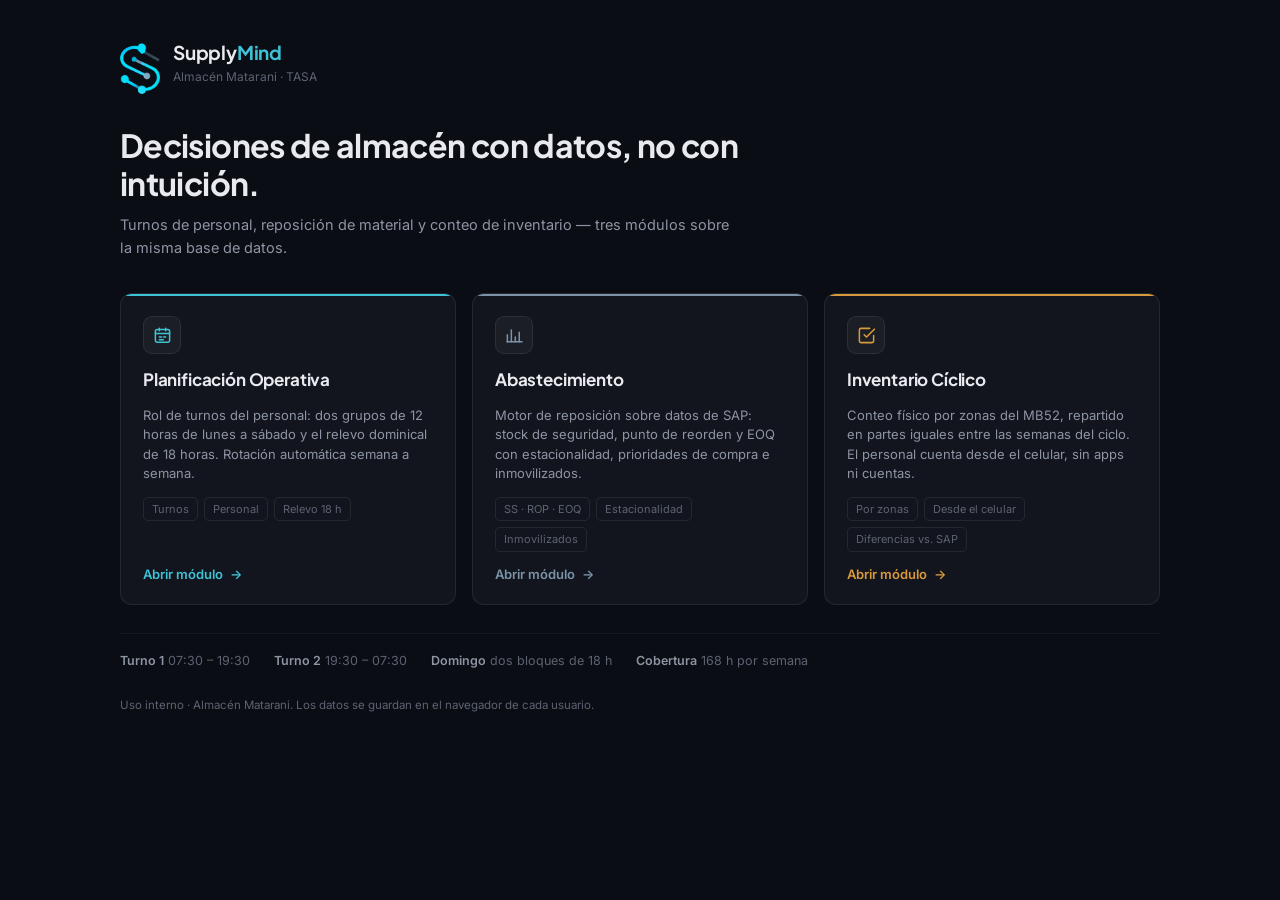
<file: index.html>
<!DOCTYPE html>
<html lang="es">
<meta charset="utf-8">
<meta name="viewport" content="width=device-width, initial-scale=1">
<title>SupplyMind — TASA</title>
<link rel="preconnect" href="https://fonts.googleapis.com">
<link rel="preconnect" href="https://fonts.gstatic.com" crossorigin>
<link href="https://fonts.googleapis.com/css2?family=Plus+Jakarta+Sans:wght@600;700;800&family=Inter:wght@400;500;600&display=swap" rel="stylesheet">
<style>
  :root{
    --bg:#0a0d13; --panel:#12151d; --panel-2:#0e1118;
    --line:rgba(255,255,255,.08); --line-soft:rgba(255,255,255,.05);
    --cyan:#3fc1d6; --cyan-deep:#1f8fa3;
    --violet:#a78bfa; --amber:#d99a3d; --slate:#374854; --steel:#7a93a8;
    --text:#e8eaef; --muted:#8d94a3; --dim:#5c6372;
    --head:"Plus Jakarta Sans",-apple-system,system-ui,sans-serif;
    --body:"Inter",-apple-system,system-ui,sans-serif;
  }
  *{box-sizing:border-box}
  body{margin:0;background:var(--bg);color:var(--text);font-family:var(--body);font-size:15px;line-height:1.5;}
  a{color:inherit;text-decoration:none}
  .wrap{max-width:1080px;margin:0 auto;padding:38px 20px 70px;animation:aparecer .35s cubic-bezier(.2,.7,.3,1)}
  @keyframes aparecer{from{opacity:0;transform:translateY(8px)}to{opacity:1;transform:translateY(0)}}
  @media (prefers-reduced-motion: reduce){ *{animation-duration:.001ms!important;transition-duration:.001ms!important} }

  /* marca */
  .brand{display:flex;align-items:center;gap:13px}
  .mark{width:40px;height:40px;border-radius:10px;display:grid;place-items:center}
  .mark img{width:100%;height:100%;object-fit:contain}
  .brand .n{font-family:var(--head);font-weight:700;font-size:19px;letter-spacing:-.01em}
  .brand .n span{color:var(--cyan)}
  .brand .s{font-size:12px;color:var(--dim);margin-top:1px}

  .hero{margin:40px 0 8px;max-width:620px}
  .hero h1{font-family:var(--head);font-weight:700;font-size:32px;line-height:1.2;margin:0 0 12px;letter-spacing:-.02em}
  .hero p{color:var(--muted);margin:0;font-size:14.5px;line-height:1.55}

  /* módulos */
  .grid{display:grid;grid-template-columns:1fr 1fr 1fr;gap:16px;margin-top:34px}
  .mod{position:relative;background:var(--panel);border:1px solid var(--line);
    border-radius:12px;padding:22px 22px 20px;display:flex;flex-direction:column;gap:13px;min-height:222px;
    transition:border-color .2s cubic-bezier(.2,.7,.3,1),transform .2s cubic-bezier(.2,.7,.3,1);overflow:hidden}
  .mod:before{content:"";position:absolute;left:0;right:0;top:0;height:2px;background:var(--accent)}
  .mod:hover,.mod:focus-visible{transform:translateY(-3px);border-color:var(--accent);outline:none}
  .mod:active{transform:translateY(-1px) scale(.99)}
  .ico{width:38px;height:38px;border-radius:9px;display:grid;place-items:center;background:rgba(255,255,255,.04);
    border:1px solid var(--line);color:var(--accent);position:relative;z-index:1}
  .ico svg{width:19px;height:19px}
  .mod h2{font-family:var(--head);font-weight:700;font-size:17px;margin:0;letter-spacing:-.01em;position:relative;z-index:1}
  .mod p{margin:0;color:var(--muted);font-size:13px;line-height:1.5;position:relative;z-index:1}
  .tags{display:flex;gap:6px;flex-wrap:wrap;position:relative;z-index:1}
  .tag{font-size:11px;color:var(--dim);border:1px solid var(--line);border-radius:5px;padding:3px 8px}
  .go{margin-top:auto;display:flex;align-items:center;gap:7px;font-size:13px;font-weight:600;color:var(--accent);
    position:relative;z-index:1}
  .go .arrow{transition:transform .18s cubic-bezier(.2,.7,.3,1)}
  .mod:hover .go .arrow{transform:translateX(4px)}

  .mod-plan{--accent:var(--cyan)}
  .mod-abas{--accent:var(--steel)}
  .mod-inv{--accent:var(--amber)}

  /* pie */
  .strip{margin-top:28px;display:flex;gap:24px;flex-wrap:wrap;padding-top:18px;border-top:1px solid var(--line-soft);
    font-size:12.5px;color:var(--dim)}
  .strip b{color:var(--muted);font-weight:600}
  footer{margin-top:26px;font-size:11.5px;color:var(--dim)}
  @media (max-width:920px){ .grid{grid-template-columns:1fr 1fr} }
  @media (max-width:720px){ .grid{grid-template-columns:1fr} .hero h1{font-size:26px} }
</style>

<div class="wrap">
  <div class="brand">
    <div class="mark" aria-hidden="true">
      <img src="assets/logo-supplymind.png" alt="SupplyMind" />
    </div>
    <div>
      <div class="n">Supply<span>Mind</span></div>
      <div class="s">Almacén Matarani · TASA</div>
    </div>
  </div>

  <div class="hero">
    <h1>Decisiones de almacén con datos, no con intuición.</h1>
    <p>Turnos de personal, reposición de material y conteo de inventario — tres módulos sobre la misma base de datos.</p>
  </div>

  <div class="grid">
    <a class="mod mod-plan" href="rol-de-turnos.html">
      <div class="ico" aria-hidden="true">
        <svg viewBox="0 0 24 24" fill="none" stroke="currentColor" stroke-width="1.9" stroke-linecap="round">
          <rect x="3" y="4.5" width="18" height="16" rx="2.5"/><path d="M3 9.5h18M8 3v3M16 3v3"/>
          <path d="M8 14h3M13.5 14h2.5M8 17.5h5"/>
        </svg>
      </div>
      <h2>Planificación Operativa</h2>
      <p>Rol de turnos del personal: dos grupos de 12 horas de lunes a sábado y el relevo dominical de 18 horas. Rotación automática semana a semana.</p>
      <div class="tags"><span class="tag">Turnos</span><span class="tag">Personal</span><span class="tag">Relevo 18 h</span></div>
      <div class="go">Abrir módulo <span class="arrow">→</span></div>
    </a>

    <a class="mod mod-abas" href="abastecimiento.html">
      <div class="ico" aria-hidden="true">
        <svg viewBox="0 0 24 24" fill="none" stroke="currentColor" stroke-width="1.9" stroke-linecap="round" stroke-linejoin="round">
          <path d="M3 20V11m5 9V5m5 15v-6m5 6V8"/><path d="M2.5 20h19"/>
        </svg>
      </div>
      <h2>Abastecimiento</h2>
      <p>Motor de reposición sobre datos de SAP: stock de seguridad, punto de reorden y EOQ con estacionalidad, prioridades de compra e inmovilizados.</p>
      <div class="tags"><span class="tag">SS · ROP · EOQ</span><span class="tag">Estacionalidad</span><span class="tag">Inmovilizados</span></div>
      <div class="go">Abrir módulo <span class="arrow">→</span></div>
    </a>

    <a class="mod mod-inv" href="inventario-ciclico/admin.html">
      <div class="ico" aria-hidden="true">
        <svg viewBox="0 0 24 24" fill="none" stroke="currentColor" stroke-width="1.9" stroke-linecap="round" stroke-linejoin="round">
          <path d="M9 11l3 3L22 4"/><path d="M21 12v7a2 2 0 0 1-2 2H5a2 2 0 0 1-2-2V5a2 2 0 0 1 2-2h11"/>
        </svg>
      </div>
      <h2>Inventario Cíclico</h2>
      <p>Conteo físico por zonas del MB52, repartido en partes iguales entre las semanas del ciclo. El personal cuenta desde el celular, sin apps ni cuentas.</p>
      <div class="tags"><span class="tag">Por zonas</span><span class="tag">Desde el celular</span><span class="tag">Diferencias vs. SAP</span></div>
      <div class="go">Abrir módulo <span class="arrow">→</span></div>
    </a>
  </div>

  <div class="strip">
    <span><b>Turno 1</b> 07:30 – 19:30</span>
    <span><b>Turno 2</b> 19:30 – 07:30</span>
    <span><b>Domingo</b> dos bloques de 18 h</span>
    <span><b>Cobertura</b> 168 h por semana</span>
  </div>

  <footer>Uso interno · Almacén Matarani. Los datos se guardan en el navegador de cada usuario.</footer>
</div>
</html>
</file>
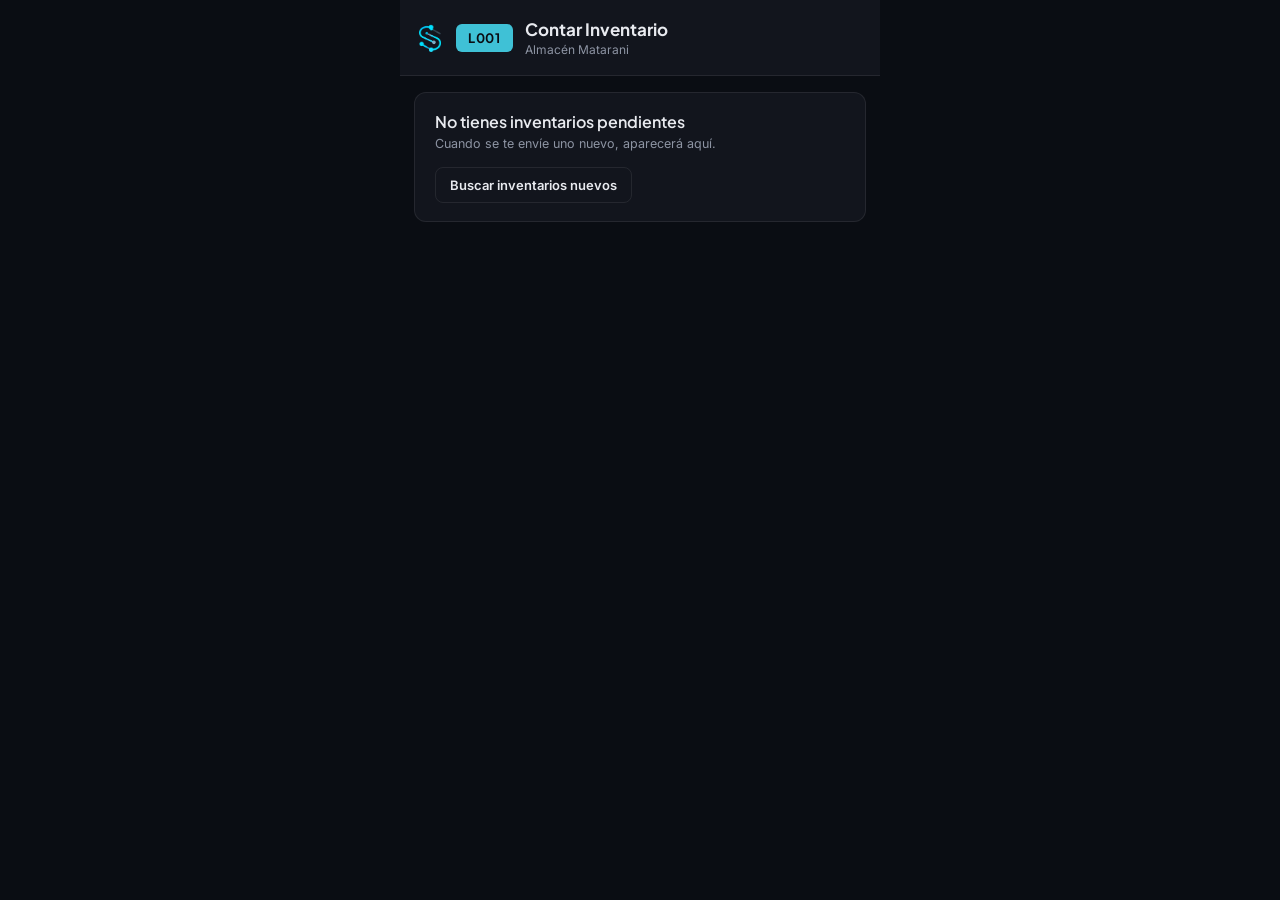
<file: inventario-ciclico/index.html>
<!DOCTYPE html>
<html lang="es">
<head>
<meta charset="UTF-8" />
<meta name="viewport" content="width=device-width, initial-scale=1.0" />
<title>Contar Inventario · SupplyMind</title>
<link rel="preconnect" href="https://fonts.googleapis.com">
<link href="https://fonts.googleapis.com/css2?family=Plus+Jakarta+Sans:wght@600;700;800&family=Inter:wght@400;500;600;700&display=swap" rel="stylesheet">
<link rel="stylesheet" href="style.css" />
<script src="engine.js" defer></script>
<script src="github-sync.js" defer></script>
<script src="contar.js" defer></script>
<script src="../vendor/html5-qrcode.min.js" defer></script>
<script src="ubicaciones-comun.js" defer></script>
<script src="ubicaciones-escaneo.js" defer></script>
</head>
<body class="pagina-contar">

<div id="loading-overlay" style="display:none">
  <div class="loader-content">
    <div class="pulse-dot"></div>
    <p id="loading-msg">Cargando…</p>
  </div>
</div>

<header class="topbar-simple">
  <img src="assets/logo-supplymind.png" alt="SupplyMind" class="brand-logo" />
  <span class="brand-mark">L001</span>
  <div>
    <h1>Contar Inventario</h1>
    <p class="brand-sub">Almacén Matarani</p>
  </div>
</header>

<main class="main-angosto">

  <div class="banner-ver" id="banner-ver" style="display:none"><strong>Vista en vivo</strong><span>Cargando…</span></div>

  <div class="panel" id="panel-nombre" style="display:none">
    <div class="panel-header">
      <h2>¿Quién va a contar?</h2>
      <p class="panel-sub" id="nombre-ayuda">Escribe tu nombre para poder empezar. Es obligatorio.</p>
    </div>
    <div style="padding: 0 20px 18px;">
      <input type="text" id="input-nombre-contador" placeholder="Tu nombre y apellido" autocomplete="name" />
    </div>
  </div>

  <div class="panel" id="panel-especiales" style="display:none">
    <div class="panel-header">
      <h2>Toma por categoría</h2>
      <p class="panel-sub">Combustible, gases e insumos químicos se cuentan aparte. Elige una categoría, anota la cantidad real y corrige lote o ubicación si no coinciden.</p>
    </div>
    <div id="especiales-botones" class="zonas-botones" style="padding: 0 20px 18px;"></div>
  </div>

  <div id="especial-formulario" style="display:none">
    <div class="panel">
      <div class="panel-header">
        <h2 id="especial-titulo">—</h2>
        <p class="panel-sub" id="especial-subtitulo"></p>
      </div>
      <div id="lista-especial"></div>
      <div class="acciones-publicar" style="padding: 16px 20px; flex-direction: column; align-items: stretch;">
        <button type="button" id="btn-especial-guardar" class="btn-continuar btn-grande">Guardar toma</button>
        <span id="estado-especial-guardar" class="estado-publicar" style="margin-top: 10px;"></span>
      </div>
    </div>
  </div>

  <!-- ===================== VERIFICACIÓN DE UBICACIONES ===================== -->
  <div class="panel" id="panel-ubic-boton" style="display:none">
    <div class="panel-header">
      <h2>Ubicaciones</h2>
      <p class="panel-sub">Escanea el QR de cada estante y confirma si los materiales están donde dice SAP.</p>
    </div>
    <div class="zonas-botones" style="padding: 0 20px 18px;">
      <button type="button" class="btn-zona" id="ubic-btn-abrir">Verificar ubicaciones</button>
    </div>
  </div>

  <div id="ubic-formulario" style="display:none">
    <div class="panel">
      <div class="panel-header">
        <h2>Verificar ubicaciones</h2>
        <p class="panel-sub" id="ubic-progreso"></p>
        <div class="ubic-barra-prog"><div id="ubic-progreso-barra"></div></div>
      </div>
      <div style="padding: 0 20px 18px;">
        <button type="button" id="ubic-btn-camara" class="btn-continuar btn-grande" style="width:100%">📷 Abrir cámara</button>
        <div id="ubic-reader" class="ubic-reader" style="display:none"></div>
        <div class="ubic-manual">
          <input type="text" id="ubic-manual" placeholder="o escribe la ubicación: 1.05.1.09" autocomplete="off" inputmode="decimal" />
          <button type="button" id="ubic-btn-ir" class="btn-secundario">Ir</button>
        </div>
        <p class="panel-sub" style="margin-top:8px">Con una ubicación abierta, si escaneas la tarjeta QR de un material queda asignado a esa ubicación.</p>
        <span id="ubic-nube" class="estado-publicar"></span>
      </div>
    </div>

    <div class="panel ubic-actual" id="ubic-actual-box" style="display:none">
      <span class="ubic-actual-label">Ubicación</span>
      <span class="ubic-actual-codigo" id="ubic-actual-codigo">—</span>
      <span class="ubic-actual-label" id="ubic-actual-sub"></span>
    </div>

    <div class="panel" id="ubic-lista-panel" style="display:none">
      <div class="panel-header ubic-lista-cab">
        <h2>¿Qué hay físicamente aquí?</h2>
        <button type="button" id="ubic-btn-restantes" class="btn-secundario">Restantes = No está</button>
      </div>
      <div id="ubic-lista" style="padding: 0 14px;"></div>
      <div class="ubic-buscar-wrap">
        <input type="text" id="ubic-buscar" placeholder="+ Material encontrado aquí (código o descripción)" autocomplete="off" />
        <div id="ubic-resultados" class="ubic-resultados" style="display:none"></div>
      </div>
    </div>
  </div>
  <div id="ubic-toast" class="ubic-toast" style="display:none"></div>

  <div class="panel" id="panel-sin-programa" style="display:none">
    <div class="panel-header">
      <h2>Cargando el programa de conteo…</h2>
      <p class="panel-sub" id="estado-programa">Un momento.</p>
    </div>
  </div>

  <div class="panel" id="panel-nada-pendiente" style="display:none">
    <div class="panel-header">
      <h2 id="nada-titulo">No tienes inventarios pendientes</h2>
      <p class="panel-sub" id="nada-sub">Cuando se te envíe uno nuevo, aparecerá aquí.</p>
    </div>
    <div style="padding: 0 20px 18px;"><button type="button" id="btn-actualizar-pendientes" class="btn-secundario">Buscar inventarios nuevos</button></div>
  </div>

  <div id="contar-contenido" style="display:none">

    <div class="panel semana-actual-card">
      <span class="semana-label">Semana <span id="semana-actual-valor">—</span> del ciclo</span>
      <div id="zonas-esta-semana-botones" class="zonas-botones"></div>
    </div>

    <div class="panel">
      <p class="panel-sub" style="padding: 16px 20px 4px;">¿Vas a contar otra zona (no de esta semana)?</p>
      <div style="padding: 0 20px 18px;">
        <select id="selector-zona"></select>
      </div>
    </div>

    <div id="conteo-formulario" style="display:none">
      <div class="panel">
        <div class="panel-header">
          <h2 id="zona-titulo">—</h2>
          <p class="panel-sub" id="zona-subtitulo"></p>
        </div>
        <div id="lista-conteo-movil"></div>
        <div class="acciones-publicar" style="padding: 16px 20px; flex-direction: column; align-items: stretch;">
          <button type="button" id="btn-guardar-conteo" class="btn-continuar btn-grande">Guardar conteo</button>
          <span id="estado-guardar-conteo" class="estado-publicar" style="margin-top: 10px;"></span>
        </div>
      </div>
    </div>

  </div>

</main>



</body>
</html>
</file>
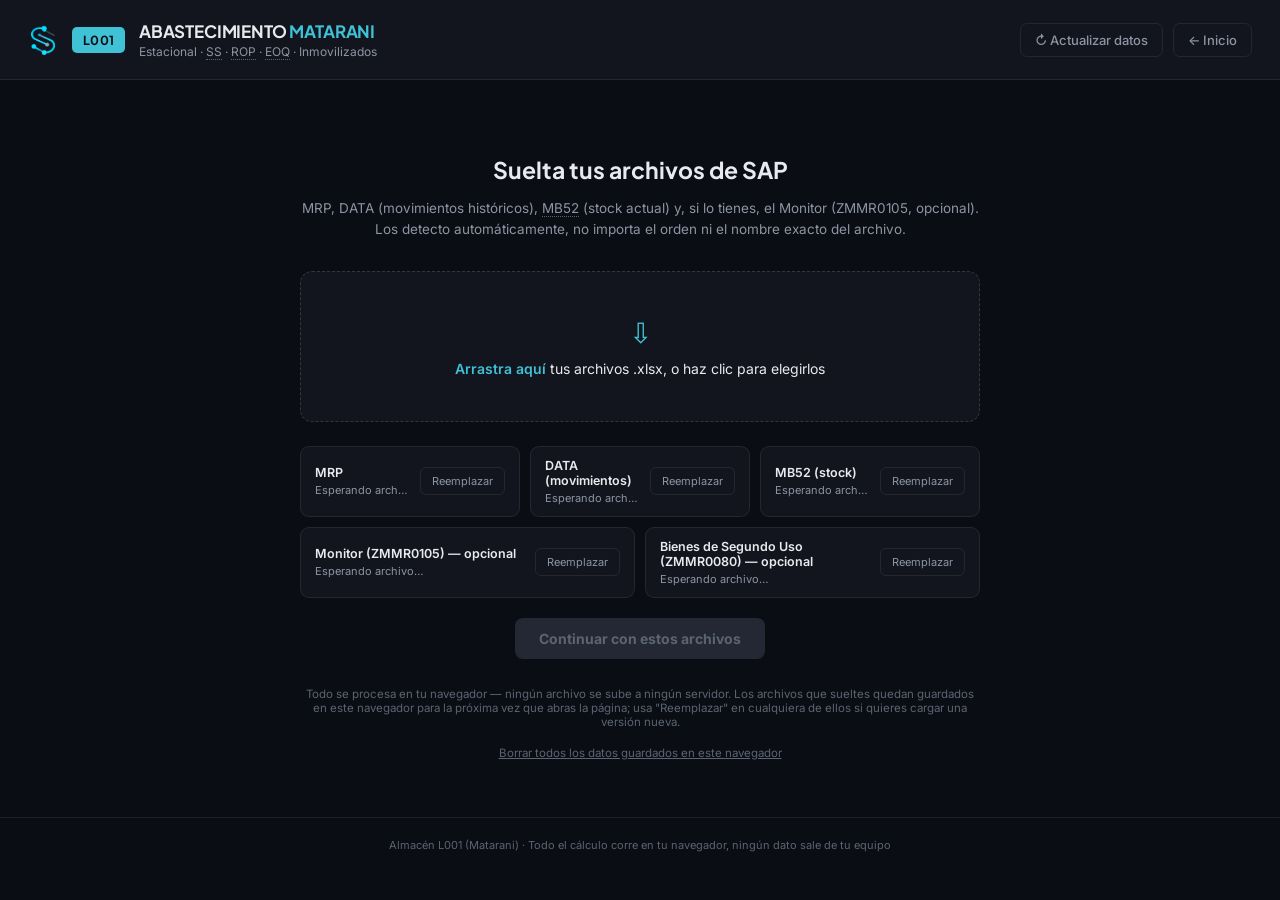
<file: abastecimiento.html>
<!DOCTYPE html>
<html lang="es">
<head>
<meta charset="UTF-8" />
<meta name="viewport" content="width=device-width, initial-scale=1.0" />
<title>Abastecimiento · SupplyMind</title>
<link rel="preconnect" href="https://fonts.googleapis.com">
<link href="https://fonts.googleapis.com/css2?family=Plus+Jakarta+Sans:wght@500;600;700;800&family=Inter:wght@400;500;600;700&display=swap" rel="stylesheet" media="print" onload="this.media='all'">
<noscript><link href="https://fonts.googleapis.com/css2?family=Plus+Jakarta+Sans:wght@500;600;700;800&family=Inter:wght@400;500;600;700&display=swap" rel="stylesheet"></noscript>
<link rel="stylesheet" href="style.css?v=20261028a" />
<script src="vendor/xlsx.full.min.js" defer></script>
<script src="engine.js?v=20261112a" defer></script>
<script src="file-parser.js" defer></script>
<script src="storage.js" defer></script>
<script src="inventario-ciclico/github-sync.js" defer></script>
<script src="ia-client.js" defer></script>
<script src="vendor/jszip.min.js" defer></script>
<script src="reportes.js" defer></script>
<script src="app.js?v=20261112b" defer></script>
</head>
<body>

<div id="loading-overlay" style="display:none">
  <div class="loader-content">
    <div class="pulse-dot"></div>
    <p id="loading-msg">Calando datos…</p>
  </div>
</div>

<header class="topbar">
  <div class="topbar-inner">
    <div class="brand">
      <img src="assets/logo-supplymind.png" alt="SupplyMind" class="brand-logo" />
      <span class="brand-mark">L001</span>
      <div>
        <h1>ABASTECIMIENTO <span class="accent">MATARANI</span></h1>
        <p class="brand-sub">Estacional · <abbr class="term" data-tooltip="Stock de Seguridad — colchón mínimo ante variación de demanda">SS</abbr> · <abbr class="term" data-tooltip="Punto de Reorden — nivel de stock que dispara una nueva compra">ROP</abbr> · <abbr class="term" data-tooltip="Cantidad Económica de Pedido — tamaño de lote óptimo por compra">EOQ</abbr> · Inmovilizados</p>
      </div>
    </div>
    <div style="display:flex; gap:10px;">
      <button type="button" id="btn-actualizar-datos" class="btn-volver-inicio">↻ Actualizar datos</button>
      <a href="index.html" class="btn-volver-inicio">← Inicio</a>
    </div>
  </div>
</header>

<!-- ===================== PANTALLA DE CARGA ===================== -->
<div id="pantalla-carga">
  <div class="carga-inner">
    <h2>Suelta tus archivos de SAP</h2>
    <p class="carga-sub">MRP, DATA (movimientos históricos), <abbr class="term" data-tooltip="Reporte SAP de stock actual por material y almacén">MB52</abbr> (stock actual) y, si lo tienes, el Monitor (ZMMR0105, opcional). Los detecto automáticamente, no importa el orden ni el nombre exacto del archivo.</p>

    <div id="dropzone" class="dropzone">
      <input type="file" id="file-input" multiple accept=".xlsx,.xls" hidden />
      <div class="dropzone-icon">⇩</div>
      <p class="dropzone-texto"><strong>Arrastra aquí</strong> tus archivos .xlsx, o haz clic para elegirlos</p>
    </div>

    <div class="chips-archivos">
      <div class="chip-archivo" id="chip-MRP">
        <div class="chip-texto">
          <span class="chip-nombre">MRP</span>
          <span class="chip-status">Esperando archivo…</span>
        </div>
        <button type="button" class="btn-reemplazar" data-tipo="MRP">Reemplazar</button>
        <input type="file" class="input-individual" data-tipo="MRP" accept=".xlsx,.xls" hidden />
      </div>
      <div class="chip-archivo" id="chip-DATA">
        <div class="chip-texto">
          <span class="chip-nombre">DATA (movimientos)</span>
          <span class="chip-status">Esperando archivo…</span>
        </div>
        <button type="button" class="btn-reemplazar" data-tipo="DATA">Reemplazar</button>
        <input type="file" class="input-individual" data-tipo="DATA" accept=".xlsx,.xls" hidden />
      </div>
      <div class="chip-archivo" id="chip-MB52">
        <div class="chip-texto">
          <span class="chip-nombre">MB52 (stock)</span>
          <span class="chip-status">Esperando archivo…</span>
        </div>
        <button type="button" class="btn-reemplazar" data-tipo="MB52">Reemplazar</button>
        <input type="file" class="input-individual" data-tipo="MB52" accept=".xlsx,.xls" hidden />
      </div>
      <div class="chip-archivo" id="chip-MONITOR">
        <div class="chip-texto">
          <span class="chip-nombre">Monitor (ZMMR0105) — opcional</span>
          <span class="chip-status">Esperando archivo…</span>
        </div>
        <button type="button" class="btn-reemplazar" data-tipo="MONITOR">Reemplazar</button>
        <input type="file" class="input-individual" data-tipo="MONITOR" accept=".xlsx,.xls" hidden />
      </div>
      <div class="chip-archivo" id="chip-BSU">
        <div class="chip-texto">
          <span class="chip-nombre">Bienes de Segundo Uso (ZMMR0080) — opcional</span>
          <span class="chip-status">Esperando archivo…</span>
        </div>
        <button type="button" class="btn-reemplazar" data-tipo="BSU">Reemplazar</button>
        <input type="file" class="input-individual" data-tipo="BSU" accept=".xlsx,.xls" hidden />
      </div>
    </div>

    <button type="button" id="btn-continuar" class="btn-continuar" disabled>Continuar con estos archivos</button>

    <p id="aviso-archivos" class="aviso-archivos" style="display:none"></p>

    <p class="carga-nota">
      Todo se procesa en tu navegador — ningún archivo se sube a ningún servidor. Los archivos que sueltes
      quedan guardados en este navegador para la próxima vez que abras la página; usa "Reemplazar" en
      cualquiera de ellos si quieres cargar una versión nueva.
    </p>
    <button type="button" id="btn-borrar-cache" class="btn-texto">Borrar todos los datos guardados en este navegador</button>
  </div>
</div>

<!-- ===================== DASHBOARD ===================== -->
<div id="dashboard" style="display:none">

  <nav class="tabs">
    <button class="tab-btn active" data-tab="resumen">Resumen</button>
    <button class="tab-btn" data-tab="planificados">Materiales Planificados</button>
    <button class="tab-btn" data-tab="mrp">MRP</button>
    <button class="tab-btn" data-tab="materiales">Materiales</button>
    <button class="tab-btn" data-tab="abcxyz">Análisis ABC</button>
    <button class="tab-btn" data-tab="cobertura">Cobertura</button>
    <button class="tab-btn" data-tab="simulacion">Parámetros y Simulación</button>
    <button class="tab-btn" data-tab="traslados">Lista de Pedido</button>
    <button class="tab-btn" data-tab="inmovilizados">Inmovilizados</button>
    <button class="tab-btn" data-tab="reportes">Reportes de Inventario</button>
    <button class="tab-btn" data-tab="bsu">Bienes de Segundo Uso</button>
    <div class="tabs-acciones">
      <button id="btn-exportar" class="btn-secundario">Exportar Excel</button>
      <button id="btn-nuevos-archivos" class="btn-secundario">Cargar mis archivos</button>
    </div>
  </nav>

  <main>

    <!-- ===================== RESUMEN ===================== -->
    <section id="tab-resumen" class="tab-panel active">

      <!-- ===================== VALORIZACIÓN EN DÓLARES ===================== -->
      <div class="valorizacion-top-bar">
        <label class="tipo-cambio-control">
          <span>Tipo de cambio (S/. por US$)</span>
          <input type="number" id="input-tipo-cambio" step="0.001" value="3.75" />
        </label>
      </div>

      <div class="valorizacion-panel">
        <div class="valorizacion-header">
          <div>
            <h2>Logística Matarani</h2>
          </div>
        </div>

        <p id="aviso-valorizacion" class="aviso-archivos" style="display:none"></p>

        <div class="kpi-grid valorizacion-kpi-grid">
          <div class="kpi-card kpi-val-azul">
            <span class="kpi-label">Valorizado Almacén (US$)</span>
            <span class="kpi-value" id="kpi-real-almacen">—</span>
          </div>
          <div class="kpi-card kpi-val-verde">
            <span class="kpi-label">Valorizado PPTT (US$)</span>
            <span class="kpi-value" id="kpi-real-pptt">—</span>
          </div>
          <div class="kpi-card kpi-val-rojo">
            <span class="kpi-label">Valorizado Monitor (US$)</span>
            <span class="kpi-value" id="kpi-real-monitor">—</span>
          </div>
          <div class="kpi-card kpi-val-amarillo">
            <span class="kpi-label">% Monitor</span>
            <span class="kpi-value" id="kpi-real-pct-monitor">—</span>
          </div>
          <div class="kpi-card kpi-val-celeste">
            <span class="kpi-label">% Vencido</span>
            <span class="kpi-value" id="kpi-real-pct-vencido">—</span>
          </div>
        </div>
      </div>

      <p id="aviso-sin-monitor" class="aviso-archivos" style="display:none">
        Todavía no cargaste el Monitor (ZMMR0105) — súbelo en el chip "Monitor" de la pantalla de carga inicial (botón "Cargar mis archivos"), es opcional.
      </p>

      <div class="grid-tres-paneles">
        <div class="panel">
          <div class="panel-header">
            <h2>Stock de Aceite de Pescado</h2>
            <p class="panel-sub">Almacenes TK01, TK02, TK03, DK01, DK02, DK03 y CL01.</p>
          </div>
          <div class="table-wrap tall">
            <table>
              <thead><tr><th>Material</th><th>Descripción</th><th>Almacén</th><th class="num">Stock</th></tr></thead>
              <tbody id="tabla-aceite-body"></tbody>
            </table>
          </div>
        </div>
        <div class="panel">
          <div class="panel-header">
            <h2>Stock de Harina de Pescado</h2>
            <p class="panel-sub">Almacén C001.</p>
          </div>
          <div class="table-wrap tall">
            <table>
              <thead><tr><th>Material</th><th>Descripción</th><th>Almacén</th><th class="num">Stock</th></tr></thead>
              <tbody id="tabla-harina-body"></tbody>
            </table>
          </div>
        </div>
      </div>

      <div class="grid-tres-paneles">
        <div class="panel">
          <div class="panel-header">
            <h2>Harina de Pescado consolidada</h2>
            <p class="panel-sub">Agrupada por calidad. Despliega cada grupo para ver qué materiales suma.</p>
          </div>
          <div class="table-wrap">
            <table>
              <thead><tr><th>Grupo</th><th class="num">Materiales</th><th class="num">Stock</th></tr></thead>
              <tbody id="tabla-harina-consolidada-body"></tbody>
            </table>
          </div>
        </div>
      </div>

      <div class="panel" id="panel-combustible">
        <div class="panel-header">
          <h2>Combustible — Tanques Matarani</h2>
        </div>
        <div class="comb-params">
          <label><span title="Capacidad total de tanques de Diesel, en galones">Capacidad Diesel (GLN)</span><input type="number" id="comb-cap-diesel" min="0" step="1000" /></label>
          <label><span title="Capacidad total de tanques de Residual (Petróleo Industrial N°500), en galones">Capacidad Residual (GLN)</span><input type="number" id="comb-cap-residual" min="0" step="1000" /></label>
          <label><span title="Galones ya pedidos y aún no recibidos. No viene en los archivos SAP cargados: ingrésalo a mano">En curso Diesel (GLN)</span><input type="number" id="comb-curso-diesel" min="0" step="1000" /></label>
          <label><span title="Galones ya pedidos y aún no recibidos. No viene en los archivos SAP cargados: ingrésalo a mano">En curso Residual (GLN)</span><input type="number" id="comb-curso-residual" min="0" step="1000" /></label>
          <label><span title="Un día cuenta como producción si el consumo del día es mayor o igual a este valor. Los días menores no entran al consumo real">Umbral día de producción (GLN)</span><input type="number" id="comb-umbral" min="0" step="500" /></label>
          <label><span>Ventana de consumo</span>
            <select id="comb-ventana">
              <option value="7">Últimos 7 días</option>
              <option value="15">Últimos 15 días</option>
              <option value="30" selected>Últimos 30 días</option>
              <option value="60">Últimos 60 días</option>
              <option value="90">Últimos 90 días</option>
            </select>
          </label>
        </div>
        <div class="comb-kpis" id="comb-kpis"></div>
        <div class="comb-grid">
          <div class="comb-card"><h3>% Capacidad · Tanque Diesel</h3><div id="comb-barra-diesel" class="comb-barra-wrap"></div></div>
          <div class="comb-card"><h3>% Capacidad · Tanque Residual</h3><div id="comb-barra-residual" class="comb-barra-wrap"></div></div>
          <div class="comb-card comb-card-tabla">
            <h3>Cobertura en días por centro</h3>
            <table>
              <thead><tr><th>Tipo de combustible</th><th class="num">Capacidad</th><th class="num">Stock</th><th class="num">% Stock</th><th class="num" title="Promedio diario de los días de producción de todo el historial de DATA">Consumo real (gal/día)</th><th class="num" title="Stock ÷ consumo real">Cobertura real (días)</th><th class="num" title="Stock ÷ promedio simple de la ventana elegida (incluye días sin producción)">Cobertura ventana (días)</th><th class="num">En curso</th></tr></thead>
              <tbody id="comb-tabla-body"></tbody>
            </table>
          </div>
        </div>
        <div class="comb-grid comb-grid-2">
          <div class="comb-card"><h3>Stock vs capacidad · Diesel</h3><div id="comb-stock-diesel" class="comb-barra-wrap"></div></div>
          <div class="comb-card"><h3>Stock vs capacidad · Residual</h3><div id="comb-stock-residual" class="comb-barra-wrap"></div></div>
        </div>
      </div>

      <div class="grid-tres-paneles">
        <div class="panel">
          <div class="panel-header">
            <h2>Importe Monitor por Usuario</h2>
          </div>
          <div id="grafico-monitor-usuario" class="grafico-barras-h"></div>
        </div>
        <div class="panel">
          <div class="panel-header">
            <h2>Detalle de Monitor</h2>
          </div>
          <div class="table-wrap tall">
            <table>
              <thead><tr><th>Material</th><th>Descripción</th><th class="num">Stock no Val</th><th class="num">Importe</th><th>Usuario</th></tr></thead>
              <tbody id="tabla-monitor-detalle-body"></tbody>
            </table>
          </div>
        </div>
      </div>
    
      <div class="panel panel-ia">
        <div class="panel-header">
          <h2>Pregúntale a tus datos</h2>
          <p class="panel-sub">Basado en lo que ya está calculado en esta pantalla — riesgos, cobertura, valorización, alertas.</p>
        </div>
        <div class="filtros" style="padding: 0 20px 18px; margin-bottom: 0;">
          <input type="text" id="ia-pregunta" placeholder="Ej. ¿Qué materiales están en riesgo esta semana?" />
          <button type="button" id="btn-ia-preguntar" class="btn-continuar">Preguntar</button>
        </div>
        <div id="ia-respuesta" class="ia-respuesta" style="display:none;"></div>
      </div>

      <p class="linea-temporada">Temporada vigente este mes: <span class="chip" id="temporada-actual">—</span></p>

      <div class="resumen-top">
        <div class="gauge-card">
          <div class="gauge-wrap">
            <div class="gauge" id="gauge-salud" style="--pct:0">
              <div class="gauge-inner">
                <span class="gauge-valor" id="gauge-valor">—</span>
                <span class="gauge-label">Salud de abastecimiento</span>
              </div>
            </div>
          </div>
          <p class="gauge-nota">% de materiales en estado Óptimo (dentro del rango saludable de stock)</p>
        </div>

        <div class="kpi-grid kpi-grid-resumen">
          <div class="kpi-card">
            <span class="kpi-label">Materiales analizados</span>
            <span class="kpi-value" id="kpi-total">—</span>
          </div>
          <div class="kpi-card kpi-rojo">
            <span class="kpi-label">Riesgo de quiebre</span>
            <span class="kpi-value" id="kpi-rojo">—</span>
          </div>
          <div class="kpi-card kpi-verde">
            <span class="kpi-label">Óptimo</span>
            <span class="kpi-value" id="kpi-verde">—</span>
          </div>
          <div class="kpi-card kpi-purpura">
            <span class="kpi-label">Sobrestock</span>
            <span class="kpi-value" id="kpi-sobrestock">—</span>
          </div>
          <div class="kpi-card kpi-amarillo">
            <span class="kpi-label">Sin movimiento</span>
            <span class="kpi-value" id="kpi-amarillo">—</span>
          </div>
        </div>
      </div>
      <p class="confianza-linea">Confianza del dato histórico: <span id="kpi-confianza">—</span></p>

      <div class="panel">
        <div class="panel-header">
          <h2>Top 25 prioritarios</h2>
          <p class="panel-sub">Riesgo real de quiebre + historial de consumo confiable (Alta/Media), usando la demanda de la temporada objetivo de cada material según su lead time.</p>
        </div>
        <div class="table-wrap">
          <table>
            <thead>
              <tr>
                <th>Material</th><th>Descripción</th><th>Clasificación</th><th>Temp. Objetivo</th>
                <th class="num">Stock Real</th><th class="num">ROP Calculado</th><th>Confianza</th>
              </tr>
            </thead>
            <tbody id="tabla-prioritarios-body"></tbody>
          </table>
        </div>
      </div>

      <div class="panel">
        <div class="panel-header">
          <h2>Materiales Inactivos con Stock — gestionar salida</h2>
          <p class="panel-sub">
            Clasificados "Inactivo" en SAP (no entran en la planificación de compras), pero todavía tienen stock
            físico en L001 — candidatos a venta, transferencia o transformación.
          </p>
        </div>
        <div class="table-wrap">
          <table>
            <thead>
              <tr>
                <th>Material</th><th>Descripción</th><th class="num">Stock Real</th>
                <th class="num">Costo Unitario</th><th class="num">Valor</th><th>Último Consumo</th>
              </tr>
            </thead>
            <tbody id="tabla-inactivos-stock-body"></tbody>
          </table>
        </div>
      </div>

      <div class="panel">
        <div class="panel-header">
          <h2>Índice de estacionalidad — derivado de tus datos</h2>
          <p class="panel-sub">Consumo promedio de cada mes-calendario vs. el promedio general. Rango analizado: <span id="rango-fechas-resumen">—</span></p>
        </div>
        <div id="grafico-estacional-resumen" class="grafico-estacional"></div>
        <p class="leyenda-estacional">
          <span class="leyenda-item"><span class="dot dot-roja"></span> Alta</span>
          <span class="leyenda-item"><span class="dot dot-amarilla"></span> Media</span>
          <span class="leyenda-item"><span class="dot dot-verde"></span> Baja</span>
        </p>
      </div>
    </section>

    <!-- ===================== MATERIALES PLANIFICADOS ===================== -->
    <section id="tab-planificados" class="tab-panel">
      <div class="kpi-row-tag">
        <div class="tag-label">KPIs<br />Generales</div>
        <div class="kpi-grid-inline">
          <div class="kpi-inline-card">
            <span class="kpi-value" id="kpi-plan-total">—</span>
            <span class="kpi-label">Materiales Planificados</span>
          </div>
          <div class="kpi-inline-card">
            <span class="kpi-value" id="kpi-plan-reclasificados">—</span>
            <span class="kpi-label">Reclasificados vs. la clasificación de SAP</span>
          </div>
          <div class="kpi-inline-card">
            <span class="kpi-value" id="kpi-plan-stock">—</span>
            <span class="kpi-label">% con Stock Disponible</span>
          </div>
          <div class="kpi-inline-card">
            <span class="kpi-value" id="kpi-plan-estrategicos">—</span>
            <span class="kpi-label">% Estratégicos</span>
          </div>
        </div>
      </div>

      <div class="kpi-row-tag">
        <div class="tag-label tag-amarilla">Sin<br />Tratamiento</div>
        <div class="kpi-grid-inline">
          <div class="kpi-inline-card">
            <span class="kpi-value" id="kpi-sintrat-total">—</span>
            <span class="kpi-label">Materiales sin SS/ROP definido en SAP</span>
          </div>
          <div class="kpi-inline-card">
            <span class="kpi-value" id="kpi-sintrat-altabaja">—</span>
            <span class="kpi-label">De ellos, Alta, Media o Baja Rotación</span>
          </div>
          <div class="kpi-inline-card">
            <span class="kpi-value kpi-value-alerta" id="kpi-sintrat-pct">—</span>
            <span class="kpi-label">% de planificados sin tratamiento</span>
          </div>
        </div>
      </div>

      <div class="panel">
        <div class="panel-header">
          <h2>Qué queda fuera de la planificación, y por qué</h2>
          <p class="panel-sub">Inactivo y Producción no entran a este cálculo. Uso Inmediato se revisa material por material contra su histórico real.</p>
        </div>
        <div class="table-wrap">
          <table>
            <thead><tr><th>Motivo</th><th class="num">Materiales</th></tr></thead>
            <tbody id="tabla-exclusiones-body"></tbody>
          </table>
        </div>
      </div>

      <div class="panel">
        <div class="panel-header">
          <h2>Reclasificación por consumo real</h2>
          <p class="panel-sub">La rotación de cada material se calcula siempre con su histórico de movimientos, sin importar qué decía SAP — estos son los casos donde el resultado no coincide con la clasificación de SAP, y ya llevan SS/ROP calculado.</p>
        </div>
        <div class="table-wrap tall">
          <table>
            <thead>
              <tr>
                <th>Material</th><th>Descripción</th><th>Nueva Clasificación</th>
                <th class="num">Meses con consumo</th><th class="num">Stock Real</th><th>Riesgo</th>
              </tr>
            </thead>
            <tbody id="tabla-reclasificados-body"></tbody>
          </table>
        </div>
      </div>
    </section>

    <!-- ===================== MRP (clasificación manual) ===================== -->
    <section id="tab-mrp" class="tab-panel">
      <div class="panel">
        <div class="panel-header">
          <h2>Clasificación de Materiales — MRP</h2>
          <p class="panel-sub">
            Clasificación SAP, la propuesta automática del sistema, y tu clasificación manual — si la defines, esa es
            la que manda en todos los cálculos de la app (SS, ROP, riesgo, ABC-XYZ, todo).
          </p>
        </div>

        <div class="filtros" style="padding: 0 20px 14px; display:flex; gap:12px; flex-wrap:wrap;">
          <input type="text" id="mrp-buscar" placeholder="Buscar por código o descripción…" style="flex:1; min-width:220px;" />
          <select id="mrp-filtro-clase" style="min-width:220px;">
            <option value="TODAS">Todas las clasificaciones</option>
            <option value="MANUALES">Solo con mi clasificación manual</option>
            <option value="DIFERENTES">Donde SAP y la propuesta difieren</option>
            <option value="Alta Rotación">Final: Alta Rotación</option>
            <option value="Mediana Rotación">Final: Mediana Rotación</option>
            <option value="Baja Rotación">Final: Baja Rotación</option>
            <option value="Estratégico">Final: Estratégico</option>
            <option value="Inactivo">Final: Inactivo</option>
            <option value="Producción">Final: Producción</option>
            <option value="Energéticos">Final: Energéticos</option>
            <option value="EPPS">Final: EPPS</option>
            <option value="Uso Inmediato (confirmado)">Final: Uso Inmediato (confirmado)</option>
          </select>
          <span id="mrp-conteo" class="panel-sub" style="padding:10px 0 0;"></span>
        </div>

        <div class="acciones-publicar" style="padding: 0 20px 18px; display:flex; gap:14px; align-items:center; flex-wrap:wrap;">
          <button type="button" id="btn-guardar-clasificaciones" class="btn-continuar">Guardar mis clasificaciones</button>
          <span id="mrp-pendientes-aviso" class="panel-sub"></span>
          <span id="mrp-estado-guardar" class="reporte-card-estado"></span>
        </div>

        <div class="table-wrap tall">
          <table>
            <thead>
              <tr>
                <th>Material</th><th>Descripción</th><th>Clasificación SAP</th>
                <th>Propuesta del Sistema</th><th>Mi Clasificación</th>
              </tr>
            </thead>
            <tbody id="tabla-mrp-body"></tbody>
          </table>
        </div>
      </div>

      <div class="panel">
        <div class="panel-header">
          <h2>Alertas de cambio de clasificación <span id="mrp-alertas-badge" class="chip chip-roja" style="display:none;"></span></h2>
          <p class="panel-sub">
            Cada vez que subes consumos nuevos, comparo la propuesta de hoy contra tu clasificación manual y contra
            la última propuesta guardada como referencia — así ves qué materiales conviene revisar.
          </p>
        </div>
        <div id="mrp-alertas-lista"></div>
        <div class="acciones-publicar" style="padding: 0 20px 20px; display:flex; gap:14px; align-items:center; flex-wrap:wrap;">
          <button type="button" id="btn-guardar-referencia-mrp" class="btn-secundario">Guardar la propuesta de hoy como referencia</button>
          <span id="mrp-estado-referencia" class="panel-sub"></span>
        </div>
      </div>
    </section>

    <!-- ===================== ESTACIONALIDAD ===================== -->
    <!-- ===================== MATERIALES ===================== -->
    <section id="tab-materiales" class="tab-panel">
      <div class="filtros">
        <input type="text" id="buscar-material" placeholder="Buscar por código o descripción…" />
        <select id="filtro-riesgo">
          <option value="TODOS">Todos los riesgos</option>
          <option value="ROJO">Riesgo de quiebre</option>
          <option value="AMARILLO">Vigilar</option>
          <option value="VERDE">OK</option>
        </select>
        <select id="filtro-confianza">
          <option value="TODAS">Toda confianza</option>
          <option value="Alta">Alta</option>
          <option value="Media">Media</option>
          <option value="Baja">Baja</option>
          <option value="Sin datos">Sin datos</option>
        </select>
        <select id="filtro-tratamiento">
          <option value="TODOS">Planificados y excluidos</option>
          <option value="PLANIFICADOS">Solo planificados</option>
          <option value="EXCLUIDOS">Solo excluidos</option>
        </select>
        <span class="conteo" id="conteo-materiales"></span>
      </div>
      <div class="panel">
        <div class="table-wrap tall">
          <table>
            <thead>
              <tr>
                <th>Pedir</th><th class="num">Cantidad</th>
                <th>Material</th><th>Descripción</th><th>Clasif. SAP</th><th>Clasif. Final</th><th>Temp.</th>
                <th class="num">LT (días)</th><th class="num">Stock Real</th>
                <th class="num"><abbr class="term" data-tooltip="Stock de Seguridad definido en SAP">SS SAP</abbr></th><th class="num"><abbr class="term" data-tooltip="Stock de Seguridad calculado por SupplyMind">SS Calc.</abbr></th>
                <th class="num"><abbr class="term" data-tooltip="Punto de Reorden definido en SAP">ROP SAP</abbr></th><th class="num"><abbr class="term" data-tooltip="Punto de Reorden calculado por SupplyMind">ROP Calc.</abbr></th>
                <th>Confianza</th><th>Últ. Movimiento</th><th class="num">Costo Unit.</th><th class="num"><abbr class="term" data-tooltip="Cantidad Económica de Pedido — tamaño de lote óptimo">EOQ</abbr></th><th>Riesgo</th>
              </tr>
            </thead>
            <tbody id="tabla-materiales-body"></tbody>
          </table>
        </div>
      </div>
    </section>

    <!-- ===================== ABC-XYZ ===================== -->
    <section id="tab-abcxyz" class="tab-panel">
      <div class="panel">
        <div class="panel-header">
          <h2>Análisis ABC-XYZ</h2>
          <p class="panel-sub">
            <strong>ABC</strong> clasifica por valor de consumo anual (costo unitario × demanda anual): A = el 80% del valor, B = el siguiente 15%, C = el resto.
            El Pareto se calcula <strong>por separado dentro de cada categoría</strong> (Combustibles / Insumos / Otros), para que un material de muy alto valor
            como el diesel no arrastre a todo lo demás a C.
            <strong>XYZ</strong> clasifica por variabilidad de la demanda diaria a lo largo de todo el período: X = predecible, Y = variable, Z = errática, N/D = muy pocos datos.
            Haz clic en una celda para filtrar la tabla; clic de nuevo para quitar el filtro.
          </p>
        </div>
        <div class="filtros" style="padding: 0 20px 16px;">
          <label style="display:flex; flex-direction:column; gap:6px; font-size:12.5px; color:var(--text-muted);">
            Categoría
            <select id="filtro-categoria-abcxyz">
              <option value="TODAS">Todas las categorías</option>
              <option value="Energéticos">Energéticos</option>
              <option value="Insumos">Insumos</option>
              <option value="Otros">Otros (repuestos, EPP, ferretería, etc.)</option>
            </select>
          </label>
        </div>
        <div id="grid-abcxyz" class="abcxyz-grid"></div>
      </div>

      <div class="panel">
        <div class="panel-header">
          <h2>Materiales <span id="conteo-abcxyz" class="conteo-inline"></span></h2>
          <p class="panel-sub">Ordenados por valor de consumo anual (mayor a menor).</p>
        </div>
        <div class="table-wrap tall">
          <table>
            <thead>
              <tr>
                <th>Material</th><th>Descripción</th><th>Grupo de artículo</th><th>Categoría</th>
                <th class="num">Valor Consumo Anual</th><th>ABC</th><th>XYZ</th>
                <th class="num">Stock Real</th><th>Riesgo</th>
              </tr>
            </thead>
            <tbody id="tabla-abcxyz-body"></tbody>
          </table>
        </div>
      </div>
    
<div class="separador-subseccion"></div>

      <div class="panel">
        <div class="panel-header">
          <h2>Tendencia de consumo por producto</h2>
          <p class="panel-sub">Elige un material para ver su historial de consumo real mes a mes.</p>
        </div>
        <div class="buscador-tendencia">
          <input type="text" id="buscar-tendencia" list="lista-materiales-tendencia" placeholder="Busca por código o descripción…" />
          <datalist id="lista-materiales-tendencia"></datalist>
        </div>
        <div id="tendencia-vacio" class="tendencia-vacio">Selecciona un material para ver su tendencia.</div>
        <div id="tendencia-contenido" style="display:none">
          <div class="tendencia-info">
            <div>
              <span class="tendencia-material" id="tendencia-material-nombre">—</span>
              <span class="tendencia-material-clasif" id="tendencia-material-clasif">—</span>
            </div>
            <div class="tendencia-stats">
              <div><span class="stat-label">Total período</span><span class="stat-valor" id="tendencia-total">—</span></div>
              <div><span class="stat-label">Promedio mensual</span><span class="stat-valor" id="tendencia-promedio">—</span></div>
              <div><span class="stat-label">Mes pico</span><span class="stat-valor" id="tendencia-pico">—</span></div>
              <div><span class="stat-label">Mes valle</span><span class="stat-valor" id="tendencia-valle">—</span></div>
            </div>
          </div>
          <div id="tendencia-grafico" class="tendencia-grafico"></div>
        </div>
      </div>
    
</section>

    <!-- ===================== COBERTURA ===================== -->
    <section id="tab-cobertura" class="tab-panel">
      <div class="panel">
        <div class="panel-header">
          <h2>Cobertura de Insumos y Materia Prima</h2>
          <p class="panel-sub">
            El consumo promedio de cualquier material ya suma lo consumido en L001 <strong>y en PI01 (Planta)</strong> —
            varios materiales (combustibles, insumos) se consumen casi enteramente en PI01, no en L001.
            "Stock Ideal" = consumo promedio diario × cobertura ideal. "Cobertura" = (Stock Real + Planta +
            Tránsito) ÷ consumo promedio diario — si sale por debajo de la cobertura ideal, aparece en rojo.
            <em>Nota: "Capacidad Instalada" y "Forecast Accuracy" del Excel original no están acá — necesitarían
            datos de producción y de forecast histórico que no vienen en tus 3 archivos.</em>
          </p>
        </div>
        <div class="filtros" style="padding: 0 20px 16px;">
          <label style="display:flex; flex-direction:column; gap:6px; font-size:12.5px; color:var(--text-muted);">
            Categoría
            <select id="filtro-categoria-cobertura">
              <option value="Insumos" selected>Insumos</option>
              <option value="Energéticos">Energéticos</option>
              <option value="Otros">Otros</option>
              <option value="Producción">Producción</option>
              <option value="EPPS">EPPS</option>
              <option value="Estratégico">Estratégicos</option>
              <option value="TODAS">Todas</option>
            </select>
          </label>
          <label style="display:flex; flex-direction:column; gap:6px; font-size:12.5px; color:var(--text-muted);">
            Cobertura ideal (días)
            <input type="number" id="input-cobertura-ideal" value="12" min="1" step="1" style="width:90px;" />
          </label>
        </div>
        <div class="kpi-grid" style="padding: 0 20px 16px;">
          <div class="kpi-card">
            <span class="kpi-label">Materiales en esta vista</span>
            <span class="kpi-value" id="kpi-cob-total">—</span>
          </div>
          <div class="kpi-card kpi-rojo">
            <span class="kpi-label">Por debajo de la cobertura ideal</span>
            <span class="kpi-value" id="kpi-cob-bajo">—</span>
          </div>
          <div class="kpi-card">
            <span class="kpi-label">Unidades a solicitar (total)</span>
            <span class="kpi-value kpi-value-small" id="kpi-cob-solicitar">—</span>
          </div>
        </div>
        <div class="table-wrap tall">
          <table>
            <thead>
              <tr>
                <th>Tipo</th><th>Código</th><th>Descripción</th>
                <th class="num">Consumo Prom.</th><th class="num">Desv. Consumo</th>
                <th class="num">Cobertura Ideal</th><th class="num">Stock Ideal</th>
                <th class="num">Stock Real</th><th class="num">Cobertura</th>
                <th class="num">Solicitar</th><th class="num">Tránsito</th><th class="num">Planta</th><th>ST</th><th>Módulo</th>
              </tr>
            </thead>
            <tbody id="tabla-cobertura-body"></tbody>
          </table>
        </div>
      </div>
    </section>

    <!-- ===================== DETALLE PPTT Y MONITOR ===================== -->
        <!-- ===================== SIMULACIÓN ===================== -->
    <section id="tab-simulacion" class="tab-panel">
      <div class="panel panel-form">
        <div class="panel-header">
          <h2>Parámetros del modelo</h2>
          <p class="panel-sub">Se guardan en este navegador. Al guardar, se vuelve a calcular todo automáticamente.</p>
        </div>
        <form id="form-parametros">
          <label>Nivel de servicio — Z
            <input type="number" id="input-z" step="0.001" />
            <span class="hint">1.645 ≈ 95% · 1.881 ≈ 97% · 2.05 ≈ 98%</span>
          </label>
          <label>Costo de ordenar S (S/. por orden)
            <input type="number" id="input-s" step="1" />
          </label>
          <label>Costo de mantener H (% anual)
            <input type="number" id="input-h" step="0.5" />
          </label>
          <label>Umbral Temporada Alta (índice ≥)
            <input type="number" id="input-umbral-alta" step="0.05" />
          </label>
          <label>Umbral Temporada Baja (índice &lt;)
            <input type="number" id="input-umbral-baja" step="0.05" />
          </label>
          <button type="submit">Guardar y recalcular</button>
          <span class="guardado-msg" id="guardado-msg">Guardado ✓</span>
        </form>
      </div>
    
<div class="separador-subseccion"></div>

      <div class="panel">
        <div class="panel-header sim-header">
          <div>
            <h2>Simulador de Escenarios "Qué pasaría si…"</h2>
            <p class="panel-sub">Evalúa el impacto de retrasos de proveedor, picos de demanda o cambios de nivel de servicio — todo se recalcula en vivo, sin tocar tus datos reales.</p>
          </div>
          <button type="button" id="btn-reset-simulacion" class="btn-secundario">Restablecer</button>
        </div>
      </div>

      <div class="sim-controles-grid">
        <div class="panel sim-control-card">
          <div class="sim-control-header">
            <span>Tiempo de Entrega (Lead Time)</span>
            <span class="sim-control-valor" id="sim-leadtime-valor">Normal (1.0x)</span>
          </div>
          <input type="range" id="sim-leadtime-slider" min="0.5" max="2.0" step="0.1" value="1.0" />
          <div class="sim-control-extremos"><span>-50% (Express)</span><span>+100% (Crisis logística)</span></div>
          <p class="sim-control-nota">Simula retrasos portuarios, huelgas o escasez de proveedores.</p>
        </div>

        <div class="panel sim-control-card">
          <div class="sim-control-header">
            <span>Nivel de Servicio Deseado</span>
            <span class="sim-control-valor" id="sim-nivel-servicio-valor">95%</span>
          </div>
          <div class="sim-botones-nivel">
            <button type="button" class="btn-nivel-servicio" data-z="1.282">90%</button>
            <button type="button" class="btn-nivel-servicio activo" data-z="1.645">95%</button>
            <button type="button" class="btn-nivel-servicio" data-z="2.05">98%</button>
            <button type="button" class="btn-nivel-servicio" data-z="2.33">99%</button>
          </div>
          <p class="sim-control-nota">Un nivel de servicio más alto sube el Stock de Seguridad de forma no lineal.</p>
        </div>

        <div class="panel sim-control-card">
          <div class="sim-control-header">
            <span>Fluctuación de Demanda</span>
            <span class="sim-control-valor" id="sim-demanda-valor">Normal (1.0x)</span>
          </div>
          <input type="range" id="sim-demanda-slider" min="0.5" max="1.8" step="0.1" value="1.0" />
          <div class="sim-control-extremos"><span>-50% (Baja)</span><span>+80% (Pico / Temporada)</span></div>
          <p class="sim-control-nota">Simula temporada alta, campañas o caídas de consumo.</p>
        </div>
      </div>

      <div class="sim-resultados-grid">
        <div class="panel sim-resultado-card">
          <span class="sim-resultado-label">Presupuesto de Compras Requerido</span>
          <div class="sim-resultado-linea">
            <span class="sim-resultado-valor" id="sim-presupuesto-valor">—</span>
            <span class="sim-diff" id="sim-presupuesto-diff"></span>
          </div>
          <span class="sim-resultado-base" id="sim-presupuesto-base"></span>
        </div>
        <div class="panel sim-resultado-card">
          <span class="sim-resultado-label">Materiales en Riesgo de Quiebre</span>
          <div class="sim-resultado-linea">
            <span class="sim-resultado-valor sim-resultado-rojo" id="sim-riesgo-valor">—</span>
            <span class="sim-diff" id="sim-riesgo-diff"></span>
          </div>
          <span class="sim-resultado-base" id="sim-riesgo-base"></span>
        </div>
        <div class="panel sim-resultado-card">
          <span class="sim-resultado-label">Capital en Exceso de Stock</span>
          <div class="sim-resultado-linea">
            <span class="sim-resultado-valor sim-resultado-purpura" id="sim-sobrestock-valor">—</span>
            <span class="sim-diff" id="sim-sobrestock-diff"></span>
          </div>
          <span class="sim-resultado-base" id="sim-sobrestock-base"></span>
        </div>
        <div class="panel sim-resultado-card">
          <span class="sim-resultado-label">Cobertura Promedio</span>
          <div class="sim-resultado-linea">
            <span class="sim-resultado-valor" id="sim-cobertura-valor">—</span>
            <span class="sim-diff" id="sim-cobertura-diff"></span>
          </div>
          <span class="sim-resultado-base" id="sim-cobertura-base"></span>
        </div>
      </div>

      <div class="panel sim-notas-panel">
        <h2>Conclusión Operativa</h2>
        <div id="sim-notas"></div>
      </div>
    
</section>

    <!-- ===================== TRASLADOS/LISTA DE PEDIDO ===================== -->
    <section id="tab-traslados" class="tab-panel">
      <div class="kpi-row-tag">
        <div class="tag-label">Lista de<br />Pedido</div>
        <div class="kpi-grid-inline">
          <div class="kpi-inline-card">
            <span class="kpi-value" id="kpi-pedido-total">—</span>
            <span class="kpi-label">Materiales marcados para pedir</span>
          </div>
          <div class="kpi-inline-card">
            <span class="kpi-value" id="kpi-pedido-cantidad">—</span>
            <span class="kpi-label">Unidades totales a pedir</span>
          </div>
          <div class="kpi-inline-card">
            <span class="kpi-value" id="kpi-pedido-valor">—</span>
            <span class="kpi-label">Valor estimado del pedido</span>
          </div>
          <div class="kpi-inline-card">
            <span class="kpi-value" id="kpi-pedido-rojo">—</span>
            <span class="kpi-label">De ellos, en riesgo de quiebre</span>
          </div>
        </div>
      </div>

      <div class="panel">
        <div class="panel-header">
          <h2>Materiales marcados para aprovisionar <span id="conteo-pedido" class="conteo-inline"></span></h2>
          <p class="panel-sub">
            Marca la casilla "Pedir" en la pestaña Materiales para agregar un material aquí — se guarda en
            este navegador. Ajusta la cantidad directamente en cualquiera de las dos pestañas.
          </p>
        </div>
        <div class="table-wrap tall">
          <table>
            <thead>
              <tr>
                <th>Material</th><th>Descripción</th>
                <th class="num">Stock Real</th><th class="num">ROP Calculado</th>
                <th class="num">Cantidad a Pedir</th><th class="num">Costo Unit.</th>
                <th class="num">Valor Estimado</th><th>Riesgo</th><th></th>
              </tr>
            </thead>
            <tbody id="tabla-pedido-body"></tbody>
          </table>
        </div>
        <div class="acciones-publicar" style="padding: 0 20px 20px;">
          <button type="button" id="btn-exportar-pedido" class="btn-secundario">Exportar Lista de Pedido</button>
        </div>
      </div>
    </section>

    <!-- ===================== TENDENCIA POR PRODUCTO ===================== -->
    

    <!-- ===================== INMOVILIZADOS ===================== -->
    <section id="tab-inmovilizados" class="tab-panel">
      <div class="panel umbrales">
        <label>Umbral moderado (días sin consumo)
          <input type="number" id="umbral-moderado" value="180" min="30" step="10" />
        </label>
        <label>Umbral crítico (días sin consumo)
          <input type="number" id="umbral-critico" value="365" min="60" step="10" />
        </label>
        <label>Antigüedad mínima
          <select id="filtro-antiguedad-inmov">
            <option value="0">Todos</option>
            <option value="180">Más de 6 meses</option>
            <option value="365">Más de 1 año</option>
            <option value="730">Más de 2 años</option>
            <option value="1095">Más de 3 años</option>
          </select>
        </label>
        <label>Valor mínimo
          <select id="filtro-valor-inmov">
            <option value="0">Todos</option>
            <option value="1000">Mayor a S/. 1,000</option>
            <option value="2000">Mayor a S/. 2,000</option>
            <option value="5000">Mayor a S/. 5,000</option>
          </select>
        </label>
      </div>
      <div class="kpi-grid">
        <div class="kpi-card">
          <span class="kpi-label">Materiales inmovilizados</span>
          <span class="kpi-value" id="kpi-inmov-total">—</span>
        </div>
        <div class="kpi-card kpi-rojo">
          <span class="kpi-label">Crítico</span>
          <span class="kpi-value" id="kpi-inmov-critico">—</span>
        </div>
        <div class="kpi-card kpi-amarillo">
          <span class="kpi-label">Moderado</span>
          <span class="kpi-value" id="kpi-inmov-moderado">—</span>
        </div>
        <div class="kpi-card">
          <span class="kpi-label">Valor estimado inmovilizado</span>
          <span class="kpi-value kpi-value-small" id="kpi-inmov-valor">—</span>
        </div>
      </div>
      <div class="panel">
        <div class="panel-header">
          <h2>Materiales con stock físico y sin consumo real reciente <span id="conteo-inmov" class="conteo-inline"></span></h2>
          <p class="panel-sub">Costo unitario y fecha de vencimiento ya vienen de MB52 (ponderado por lote / lote más próximo a vencer) — no hace falta cargarlo a mano.</p>
        </div>
        <div class="table-wrap tall">
          <table>
            <thead>
              <tr>
                <th>Material</th><th>Descripción</th><th>Clasif.</th>
                <th class="num">Stock Real</th><th class="num">Días sin mov.</th>
                <th>Último consumo</th><th>Vencimiento</th><th>Severidad</th><th class="num">Valor</th>
              </tr>
            </thead>
            <tbody id="tabla-inmovilizados-body"></tbody>
          </table>
        </div>
      </div>
    </section>

    <!-- ===================== REPORTES DE INVENTARIO ===================== -->
    <section id="tab-reportes" class="tab-panel">
      <div class="panel">
        <div class="panel-header">
          <h2>Reportes formales de inventario</h2>
          <p class="panel-sub">
            Genera el "Listado Final y Descargo de Diferencias de Inventario" en el formato oficial (SLO03-F05),
            con el stock SAP y costo unitario ya llenados desde tu MB52 — solo te queda completar a mano la
            Cantidad Física del conteo y firmar. El formato, bordes, fórmulas y firmas quedan exactamente
            iguales a la plantilla original.
          </p>
        </div>
        <p class="panel-sub" style="padding: 0 20px;">
          <strong>Enviar a toma de inventario</strong> publica las filas de esa categoría (código, descripción, lote, cantidad y ubicación del MB52)
          para que el personal las cuente desde el celular en
          la página de conteo, anotando la cantidad, el lote y la ubicación reales. Al enviar, te aparece el link para pasárselo al operario (por WhatsApp, por ejemplo): es la única forma de entrar al conteo.
          Estas categorías se cuentan por separado y no entran en las zonas.
        </p>
        <div class="reportes-grid">
          <div class="reporte-card">
            <h3>Combustibles</h3>
            <p class="reporte-card-desc">Petróleo Industrial R500 y Diesel — hojas R500 y DIESEL de la plantilla.</p>
            <button type="button" id="btn-reporte-combustibles" class="btn-continuar">Descargar Reporte de Combustibles</button>
            <button type="button" class="btn-secundario btn-toma" data-toma="combustibles" style="margin-top:8px; width:100%;">Enviar a toma de inventario</button>
            <p class="reporte-card-estado" id="estado-toma-combustibles"></p>
            <div class="link-toma" id="link-toma-combustibles" style="display:none"></div>
            <p class="reporte-card-estado" id="estado-reporte-combustibles"></p>
          </div>
          <div class="reporte-card">
            <h3>Balones de Gases</h3>
            <p class="reporte-card-desc">Propano 45kg, Propano 10kg, GLP 15kg y Oxígeno 10m³ — una fila por lote, igual que tu plantilla.</p>
            <button type="button" id="btn-reporte-gases" class="btn-continuar">Descargar Reporte de Gases</button>
            <button type="button" class="btn-secundario btn-toma" data-toma="gases" style="margin-top:8px; width:100%;">Enviar a toma de inventario</button>
            <p class="reporte-card-estado" id="estado-toma-gases"></p>
            <div class="link-toma" id="link-toma-gases" style="display:none"></div>
            <p class="reporte-card-estado" id="estado-reporte-gases"></p>
          </div>
          <div class="reporte-card">
            <h3>IQBF (Insumos Químicos)</h3>
            <p class="reporte-card-desc">Hidróxido de Sodio, Ácido Sulfúrico, Hexano y MEK Aditivo — una fila por lote, en L001 / I.Q.B.F.</p>
            <button type="button" id="btn-reporte-iqbf" class="btn-continuar">Descargar Reporte IQBF</button>
            <button type="button" class="btn-secundario btn-toma" data-toma="iqbf" style="margin-top:8px; width:100%;">Enviar a toma de inventario</button>
            <p class="reporte-card-estado" id="estado-toma-iqbf"></p>
            <div class="link-toma" id="link-toma-iqbf" style="display:none"></div>
            <p class="reporte-card-estado" id="estado-reporte-iqbf"></p>
          </div>
        </div>
      </div>

      <div class="panel">
        <div class="panel-header">
          <h2>Inventario Cíclico — Programar por Zonas</h2>
          <p class="panel-sub">
            Tú defines las zonas: un nombre y qué códigos de "Ubicación" del MB52 caen ahí. Con eso arma cuántos
            materiales tiene cada zona y las reparte entre las semanas del ciclo. El personal cuenta después desde el
            link de conteo que se genera al enviar una toma de inventario, en su celular.
          </p>
        </div>

        <div class="table-wrap">
          <table>
            <thead><tr><th style="width:30%">Zona</th><th>Ubicaciones (separadas por coma)</th><th style="width:60px"></th></tr></thead>
            <tbody id="tabla-zonas-ciclico-body"></tbody>
          </table>
        </div>
        <div style="padding: 8px 20px 18px;">
          <button type="button" id="btn-agregar-zona" class="btn-secundario">+ Agregar zona</button>
        </div>

        <div class="filtros-programa" style="padding: 0 20px 16px; display:flex; gap:16px; flex-wrap:wrap;">
          <label style="display:flex; flex-direction:column; gap:6px; font-size:12px; color:var(--text-muted);">
            Duración del ciclo (semanas)
            <input type="number" id="input-ciclo-semanas" value="4" min="1" max="26" style="width:140px;" />
          </label>
          <label style="display:flex; flex-direction:column; gap:6px; font-size:12px; color:var(--text-muted);">
            Fecha de inicio del programa
            <input type="date" id="input-fecha-inicio-ciclico" />
          </label>
        </div>

        <p id="preview-zonas-ciclico" class="panel-sub" style="padding: 0 20px 10px;"></p>
        <p id="estado-gh-ciclico" class="panel-sub" style="padding: 0 20px 16px;"></p>

        <div class="acciones-publicar" style="padding: 0 20px 20px; display:flex; gap:14px; align-items:center; flex-wrap:wrap;">
          <button type="button" id="btn-guardar-zonas" class="btn-secundario">Guardar zonas</button>
          <button type="button" id="btn-generar-programa-ciclico" class="btn-continuar">Generar programa</button>
          <button type="button" id="btn-publicar-programa-ciclico" class="btn-continuar" disabled>Publicar programa</button>
          <span id="estado-publicar-ciclico" class="reporte-card-estado"></span>
        </div>

        <div id="panel-preview-programa-ciclico" style="display:none; padding: 0 20px 20px;">
          <div class="table-wrap">
            <table>
              <thead><tr><th class="num">Semana</th><th>Zona</th><th class="num">Materiales</th></tr></thead>
              <tbody id="tabla-preview-programa-ciclico-body"></tbody>
            </table>
          </div>
        </div>
      </div>
    </section>

    <!-- ===================== BIENES DE SEGUNDO USO (BSU) ===================== -->
    <section id="tab-bsu" class="tab-panel">
      <div class="panel" id="bsu-sin-datos">
        <div class="panel-header">
          <h2>Bienes de Segundo Uso</h2>
          <p class="panel-sub">Carga tu archivo Monitor de Bienes de Segundo Uso (ZMMR0080) en el chip opcional de la pantalla de carga inicial para ver este análisis.</p>
        </div>
      </div>

      <div id="bsu-contenido" style="display:none">
        <div class="panel">
          <div class="panel-header bsu-header">
            <h2>¿Cuántos hay por año de ingreso?</h2>
            <span class="bsu-tag">REGISTROS BSU &gt; 2 AÑOS</span>
          </div>
          <div class="bsu-panel-split">
            <div>
              <div id="bsu-grafico-anio" class="bsu-grafico-anio"></div>
            </div>
            <div class="bsu-como-leerlo">
              <span class="bsu-como-leerlo-titulo">CÓMO LEERLO</span>
              <div id="bsu-leyenda-niveles"></div>
              <p id="bsu-nota-anios-faltantes" class="bsu-nota"></p>
            </div>
          </div>
        </div>

        <div class="panel">
          <div class="panel-header bsu-header">
            <h2>Dónde está concentrado</h2>
            <div style="display:flex; align-items:center; gap:10px;">
              <button type="button" id="bsu-filtro-anio-indicador" class="bsu-filtro-badge" style="display:none;">
                <span>Filtrado: —</span> ✕
              </button>
              <span class="bsu-tag">CANTIDAD LIBRE</span>
            </div>
          </div>
          <div class="bsu-panel-split">
            <div>
              <p class="bsu-subtitulo">ÍTEMS CON MAYOR CANTIDAD LIBRE</p>
              <div id="bsu-lista-items" class="bsu-lista-items"></div>
              <p id="bsu-nota-restantes" class="bsu-nota" style="padding: 12px 0 0;"></p>
            </div>
            <div>
              <p class="bsu-subtitulo">MAYOR CANTIDAD LIBRE</p>
              <div id="bsu-destacado" class="bsu-destacado-card"></div>
              <p class="bsu-subtitulo" style="margin-top:18px;">DISTRIBUCIÓN POR ALMACÉN</p>
              <div id="bsu-lista-almacen" class="bsu-lista-almacen"></div>
              <p id="bsu-nota-variedad" class="bsu-nota"></p>
            </div>
          </div>
        </div>

        <div class="panel">
          <div class="panel-header bsu-header">
            <h2>Seguimiento Semanal — Total de Registros BSU</h2>
            <div class="acciones-publicar">
              <button type="button" id="btn-guardar-snapshot-bsu" class="btn-secundario">Guardar snapshot de esta semana</button>
              <span id="estado-snapshot-bsu" class="reporte-card-estado"></span>
            </div>
          </div>
          <p class="panel-sub" style="padding: 0 20px 10px;">
            Cada vez que subas un ZMMR0080 nuevo, dale a "Guardar snapshot" para que quede el número de esta
            semana — así ves la tendencia semana a semana, aunque cierres el navegador.
          </p>
          <div id="bsu-grafico-historial" class="bsu-grafico-anio"></div>
        </div>
      </div>
    </section>

  </main>
</div>

<footer>
  Almacén L001 (Matarani) · Todo el cálculo corre en tu navegador, ningún dato sale de tu equipo
</footer>

<!-- ===================== FICHA DE DETALLE DE MATERIAL ===================== -->
<div id="overlay-detalle" class="overlay-detalle">
  <div class="modal-detalle">
    <button type="button" id="btn-cerrar-detalle" class="btn-cerrar-detalle">✕</button>
    <div class="detalle-header">
      <div>
        <span class="detalle-codigo" id="detalle-codigo">—</span>
        <p class="detalle-descripcion" id="detalle-descripcion"></p>
        <div class="detalle-chips">
          <span class="chip chip-abc" id="detalle-clasificacion"></span>
          <span class="chip chip-cat-insumos" id="detalle-categoria"></span>
          <span class="detalle-temporada" id="detalle-temporada"></span>
        </div>
      </div>
      <div id="detalle-estado-chip"></div>
    </div>

    <p class="detalle-diagnostico" id="detalle-diagnostico"></p>

    <button type="button" id="btn-explicar-ia" class="btn-explicar-ia">✨ Explicar con IA</button>
    <div id="detalle-ia-respuesta" class="ia-respuesta" style="display:none; margin: 12px 0 0;"></div>

    <div class="detalle-metricas-grid" id="detalle-metricas"></div>

    <div class="detalle-tendencia-header">
      <h3>Tendencia de consumo mensual</h3>
      <div class="detalle-tendencia-stats" id="detalle-tendencia-stats"></div>
    </div>
    <div id="detalle-grafico" class="detalle-grafico"></div>
  </div>
</div>

<div id="tooltip-tendencia" class="tooltip-tendencia" style="display:none"></div>

</body>
</html>
</file>
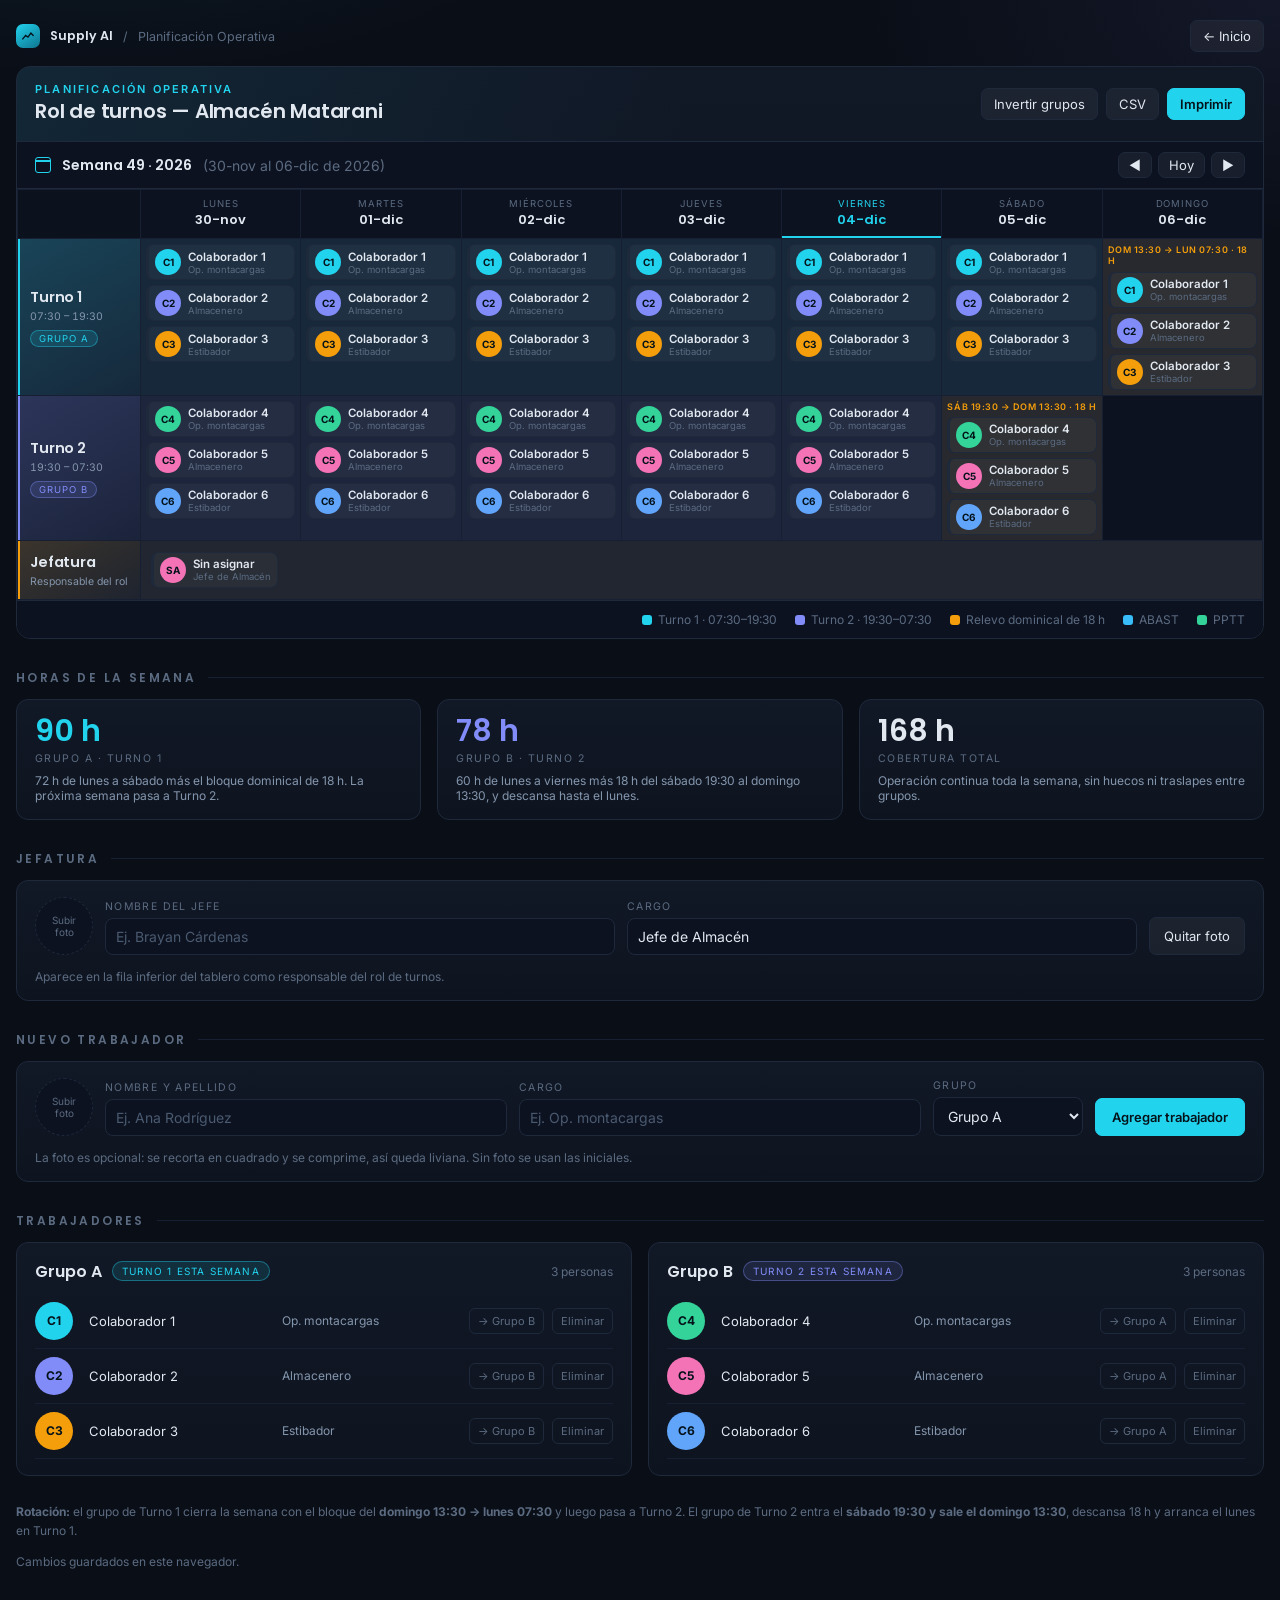
<file: rol-de-turnos.html>
<!DOCTYPE html>
<html lang="es">
<meta charset="utf-8">
<meta name="viewport" content="width=device-width, initial-scale=1">
<title>Planificación Operativa — Supply AI</title>
<link rel="preconnect" href="https://fonts.googleapis.com">
<link rel="preconnect" href="https://fonts.gstatic.com" crossorigin>
<link href="https://fonts.googleapis.com/css2?family=Poppins:wght@500;600;700&family=Inter:wght@400;500;600&display=swap" rel="stylesheet">
<style>
  :root{
    --bg:#0a0e17; --panel:#111826; --panel-2:#0e141f; --panel-3:#0c1220;
    --line:#1e293b; --line-soft:#172032;
    --cyan:#22d3ee; --cyan-deep:#0e7490; --violet:#818cf8; --violet-deep:#3f3f8a;
    --amber:#f59e0b; --red:#f87171;
    --text:#e2e8f0; --muted:#8496ad; --dim:#5b6b81;
    --head:"Poppins",-apple-system,system-ui,sans-serif;
    --body:"Inter",-apple-system,system-ui,sans-serif;
  }
  *{box-sizing:border-box}
  body{margin:0;background:var(--bg);color:var(--text);font-family:var(--body);font-size:15px;
    background-image:radial-gradient(900px 460px at 8% -12%,rgba(34,211,238,.09),transparent 60%),
                     radial-gradient(700px 400px at 100% 0%,rgba(129,140,248,.08),transparent 60%);}
  a{color:inherit;text-decoration:none}
  .screen{max-width:1480px;margin:0 auto;padding:20px 16px 64px}
  button,select,input{font-family:inherit}
  button:focus-visible,input:focus-visible,select:focus-visible{outline:2px solid var(--cyan);outline-offset:2px}

  /* cabecera */
  .crumb{display:flex;align-items:center;gap:10px;font-size:12.5px;color:var(--dim);margin-bottom:14px}
  .crumb a:hover{color:var(--cyan)}
  .crumb .mark{width:24px;height:24px;border-radius:7px;background:linear-gradient(145deg,var(--cyan),var(--cyan-deep));display:grid;place-items:center}
  .crumb .mark svg{width:14px;height:14px}
  .crumb b{font-family:var(--head);color:var(--text);font-weight:600}

  .board{background:linear-gradient(180deg,var(--panel),var(--panel-2));border:1px solid var(--line);border-radius:14px;overflow:hidden}
  .bar{padding:15px 18px;display:flex;align-items:center;gap:14px;border-bottom:1px solid var(--line);
    background:linear-gradient(100deg,rgba(34,211,238,.08),transparent 55%)}
  .bar h1{margin:0;font-family:var(--head);font-weight:600;font-size:20px;letter-spacing:-.01em}
  .bar .sub{font-size:11px;text-transform:uppercase;letter-spacing:.2em;color:var(--cyan);font-weight:600}
  .bar .right{margin-left:auto;display:flex;gap:8px;flex-wrap:wrap}
  .btn{background:rgba(255,255,255,.05);border:1px solid var(--line);color:var(--text);border-radius:7px;padding:7px 12px;font-size:13px;cursor:pointer}
  .btn:hover{border-color:var(--cyan);color:var(--cyan)}
  .btn-cyan{background:var(--cyan);border-color:var(--cyan);color:#04121a;font-weight:600}
  .btn-cyan:hover{background:#67e8f9;color:#04121a}

  .weekstrip{padding:10px 18px;display:flex;align-items:center;gap:11px;font-size:14px;border-bottom:1px solid var(--line);background:var(--panel-3)}
  .cal{width:16px;height:16px;border:1.6px solid var(--cyan);border-radius:3px;position:relative}
  .cal:before{content:"";position:absolute;left:0;right:0;top:2px;height:1.6px;background:var(--cyan)}
  .weekstrip b{font-family:var(--head);font-weight:600}
  .weekstrip span{color:var(--dim)}
  .weekstrip .nav{margin-left:auto;display:flex;gap:6px}
  .weekstrip .nav .btn{padding:4px 10px}

  /* matriz */
  .grid-scroll{overflow-x:auto}
  .grid{min-width:0;display:grid;grid-template-columns:122px repeat(7,minmax(0,1fr));background:var(--line-soft);gap:1px;padding:1px}
  .hcell{background:var(--panel-3);padding:8px 4px;text-align:center}
  .hcell .d{font-size:9.5px;text-transform:uppercase;letter-spacing:.1em;color:var(--dim)}
  .hcell .n{font-family:var(--head);font-weight:600;font-size:13px;font-variant-numeric:tabular-nums;margin-top:1px}
  .hcell.corner{background:#0b111d}
  .hcell.hoy{box-shadow:inset 0 -2px 0 var(--cyan)}
  .hcell.hoy .d,.hcell.hoy .n{color:var(--cyan)}

  .rowlabel{display:flex;flex-direction:column;justify-content:center;padding:11px 10px}
  .rowlabel.t1{background:linear-gradient(150deg,rgba(34,211,238,.20),rgba(14,116,144,.10));border-left:2px solid var(--cyan)}
  .rowlabel.t2{background:linear-gradient(150deg,rgba(129,140,248,.20),rgba(63,63,138,.10));border-left:2px solid var(--violet)}
  .rowlabel.jef{background:linear-gradient(150deg,rgba(245,158,11,.16),rgba(120,80,10,.07));border-left:2px solid var(--amber)}
  .rowlabel .t{font-family:var(--head);font-weight:600;font-size:14.5px;letter-spacing:-.01em}
  .rowlabel .h{font-size:10.5px;color:var(--muted);font-variant-numeric:tabular-nums;margin-top:2px}
  .rowlabel .g{margin-top:7px;font-size:9.5px;text-transform:uppercase;letter-spacing:.1em;align-self:flex-start;
    padding:2px 8px;border-radius:999px;border:1px solid var(--line);color:var(--text)}
  .rowlabel.t1 .g{background:rgba(34,211,238,.14);border-color:rgba(34,211,238,.4);color:var(--cyan)}
  .rowlabel.t2 .g{background:rgba(129,140,248,.14);border-color:rgba(129,140,248,.4);color:var(--violet)}

  .cell{background:rgba(34,211,238,.045);padding:5px;display:flex;flex-direction:column;gap:5px}
  .cell.n2{background:rgba(129,140,248,.05)}
  .cell.dom{background:rgba(245,158,11,.07)}
  .cell.jefe{grid-column:span 7;background:rgba(245,158,11,.045);flex-direction:row;align-items:center;flex-wrap:wrap;gap:10px;padding:9px 10px}
  .cell.jefe .person{max-width:290px;flex:0 0 auto}
  .cell.jefe .meta{font-size:11.5px;color:var(--dim)}
  .cell .when{font-size:9px;text-transform:uppercase;letter-spacing:.06em;color:var(--amber);font-weight:600;line-height:1.25}
  .cell.libre{align-items:center;justify-content:center;text-align:center;color:var(--dim);font-size:10px;
    text-transform:uppercase;letter-spacing:.1em;background:var(--panel-3)}

  .person{background:rgba(255,255,255,.035);border:1px solid var(--line);border-radius:7px;padding:4px 6px;
    display:flex;align-items:center;gap:7px;min-width:0;border-left-width:3px}
  .person.abast{background:rgba(56,189,248,.10);border-color:rgba(56,189,248,.28);border-left-color:#38bdf8}
  .person.pptt{background:rgba(52,211,153,.10);border-color:rgba(52,211,153,.28);border-left-color:#34d399}
  .person.abast .cg{color:#7dd3fc}
  .person.pptt .cg{color:#6ee7b7}
  .av{flex:0 0 auto;width:26px;height:26px;border-radius:50%;display:grid;place-items:center;color:#04121a;
    font-size:10px;font-weight:700;overflow:hidden}
  .av img{width:100%;height:100%;object-fit:cover;display:block}
  .person .txt{min-width:0}
  .person .nm{font-size:11.5px;font-weight:600;white-space:nowrap;overflow:hidden;text-overflow:ellipsis}
  .person .cg{font-size:9.5px;color:var(--dim);white-space:nowrap;overflow:hidden;text-overflow:ellipsis}

  .legend{display:flex;justify-content:flex-end;gap:18px;flex-wrap:wrap;padding:11px 18px;font-size:12px;
    color:var(--dim);border-top:1px solid var(--line);background:var(--panel-3)}
  .legend i{display:inline-block;width:10px;height:10px;border-radius:3px;vertical-align:-1px;margin-right:6px}

  h2.sec{font-family:var(--head);font-weight:600;font-size:12px;text-transform:uppercase;letter-spacing:.2em;
    color:var(--dim);margin:30px 0 12px;display:flex;align-items:center;gap:12px}
  h2.sec:after{content:"";flex:1;height:1px;background:var(--line-soft)}

  .panel{background:linear-gradient(180deg,var(--panel),var(--panel-2));border:1px solid var(--line);border-radius:12px}
  .newform{padding:16px 18px;display:flex;gap:12px;align-items:flex-end;flex-wrap:wrap}
  .field{display:flex;flex-direction:column;gap:5px;flex:1;min-width:150px}
  .field label{font-size:10.5px;text-transform:uppercase;letter-spacing:.13em;color:var(--dim)}
  .field input,.field select{font-size:14px;border:1px solid var(--line);border-radius:8px;padding:9px 10px;
    background:var(--panel-3);color:var(--text)}
  .field input::placeholder{color:#4a5a70}
  .field input:focus,.field select:focus{border-color:var(--cyan);outline:none}
  .photo-pick{width:58px;height:58px;border-radius:50%;border:1.6px dashed var(--line);background:var(--panel-3);
    display:grid;place-items:center;cursor:pointer;color:var(--dim);font-size:10px;text-align:center;overflow:hidden;padding:0;flex:0 0 auto}
  .photo-pick img{width:100%;height:100%;object-fit:cover}
  .photo-pick:hover{border-color:var(--cyan);color:var(--cyan)}
  .hint{width:100%;font-size:12px;color:var(--dim);margin:2px 0 0}

  .teams{display:grid;grid-template-columns:1fr 1fr;gap:16px}
  .team{padding:16px 18px}
  .team header{display:flex;align-items:center;gap:10px;margin-bottom:10px}
  .team h3{margin:0;font-family:var(--head);font-weight:600;font-size:16px}
  .badge{font-size:10px;text-transform:uppercase;letter-spacing:.12em;padding:3px 9px;border-radius:999px;border:1px solid}
  .badge.b1{color:var(--cyan);border-color:rgba(34,211,238,.4);background:rgba(34,211,238,.12)}
  .badge.b2{color:var(--violet);border-color:rgba(129,140,248,.4);background:rgba(129,140,248,.12)}
  .count{margin-left:auto;font-size:12px;color:var(--dim)}
  ul.rows{list-style:none;margin:0;padding:0}
  ul.rows li{display:flex;gap:8px;align-items:center;padding:8px 0;border-bottom:1px solid var(--line-soft)}
  .avbtn{width:38px;height:38px;border-radius:50%;border:0;padding:0;cursor:pointer;overflow:hidden;position:relative;
    flex:0 0 auto;display:grid;place-items:center;color:#04121a;font-weight:700;font-size:12px}
  .avbtn img{width:100%;height:100%;object-fit:cover}
  .avbtn:after{content:"Foto";position:absolute;inset:0;background:rgba(4,18,26,.78);color:var(--cyan);
    font-size:9px;text-transform:uppercase;letter-spacing:.1em;display:grid;place-items:center;opacity:0;transition:opacity .15s}
  .avbtn:hover:after,.avbtn:focus-visible:after{opacity:1}
  .fields{flex:1;min-width:0;display:flex;gap:6px;flex-wrap:wrap}
  .fields input{flex:1;min-width:90px;font-size:13px;border:1px solid transparent;background:transparent;
    padding:5px 7px;border-radius:6px;color:var(--text)}
  .fields input.cargo{font-size:12px;color:var(--muted)}
  .fields input:hover{border-color:var(--line)}
  .fields input:focus{border-color:var(--cyan);background:var(--panel-3);outline:none}
  .mini{border:1px solid var(--line);background:transparent;border-radius:6px;font-size:11px;padding:5px 8px;
    cursor:pointer;color:var(--dim);white-space:nowrap}
  .mini:hover{border-color:var(--cyan);color:var(--cyan)}
  .mini.danger:hover{border-color:var(--red);color:var(--red)}
  .empty{color:var(--dim);font-size:13px;padding:8px 0}

  .kpis{display:grid;grid-template-columns:repeat(3,1fr);gap:16px}
  .kpi{padding:16px 18px}
  .kpi .n{font-family:var(--head);font-weight:600;font-size:30px;font-variant-numeric:tabular-nums;line-height:1}
  .kpi .l{font-size:10.5px;text-transform:uppercase;letter-spacing:.14em;color:var(--dim);margin-top:6px}
  .kpi .d{font-size:12px;color:var(--muted);margin-top:8px}

  .foot{margin-top:26px;font-size:12px;color:var(--dim);line-height:1.6}
  .toast{position:fixed;left:50%;bottom:22px;transform:translateX(-50%);background:#0f1b2a;border:1px solid var(--cyan);
    color:var(--text);padding:10px 16px;border-radius:8px;font-size:13px;opacity:0;pointer-events:none;transition:opacity .2s;
    box-shadow:0 10px 30px rgba(0,0,0,.5)}
  .toast.show{opacity:1}

  @media (max-width:900px){ .grid{min-width:880px} }
  @media (max-width:780px){ .teams,.kpis{grid-template-columns:1fr} .bar h1{font-size:17px} }
  @media print{
    body{background:#fff;color:#111;background-image:none}
    .noprint{display:none!important}
    .board,.panel{background:#fff;border-color:#ccc}
    .grid{min-width:0}
    .person .nm,.rowlabel .t,.hcell .n{color:#111}
    *{-webkit-print-color-adjust:exact;print-color-adjust:exact}
  }
</style>

<div class="screen">
  <div class="crumb noprint">
    <div class="mark" aria-hidden="true"><svg viewBox="0 0 24 24" fill="none" stroke="#04121a" stroke-width="2.3" stroke-linecap="round"><path d="M3 17l5-6 4 3 5-7 4 4"/></svg></div>
    <a href="index.html"><b>Supply AI</b></a> <span>/</span> <span>Planificación Operativa</span>
    <a href="index.html" class="btn" style="margin-left:auto">← Inicio</a>
  </div>

  <div class="board">
    <div class="bar">
      <div>
        <div class="sub">Planificación Operativa</div>
        <h1>Rol de turnos — Almacén Matarani</h1>
      </div>
      <div class="right noprint">
        <button class="btn" id="swap">Invertir grupos</button>
        <button class="btn" id="csv">CSV</button>
        <button class="btn btn-cyan" id="print">Imprimir</button>
      </div>
    </div>

    <div class="weekstrip">
      <div class="cal" aria-hidden="true"></div>
      <b id="wnum">Semana —</b><span id="wrange">—</span>
      <div class="nav noprint">
        <button class="btn" id="prev" title="Semana anterior">◀</button>
        <button class="btn" id="today">Hoy</button>
        <button class="btn" id="next" title="Semana siguiente">▶</button>
      </div>
    </div>

    <div class="grid-scroll"><div class="grid" id="grid"></div></div>

    <div class="legend">
      <span><i style="background:var(--cyan)"></i>Turno 1 · 07:30–19:30</span>
      <span><i style="background:var(--violet)"></i>Turno 2 · 19:30–07:30</span>
      <span><i style="background:var(--amber)"></i>Relevo dominical de 18 h</span>
      <span><i style="background:#38bdf8"></i>ABAST</span>
      <span><i style="background:#34d399"></i>PPTT</span>
    </div>
  </div>

  <h2 class="sec">Horas de la semana</h2>
  <div class="kpis" id="kpis"></div>

  <h2 class="sec noprint">Jefatura</h2>
  <div class="panel newform noprint">
    <button class="photo-pick" id="jefePhoto" title="Foto del jefe">Subir<br>foto</button>
    <div class="field"><label for="jName">Nombre del jefe</label><input id="jName" placeholder="Ej. Brayan Cárdenas"></div>
    <div class="field"><label for="jCargo">Cargo</label><input id="jCargo" placeholder="Ej. Jefe de Almacén"></div>
    <button class="btn" id="jefeClear" style="padding:10px 14px">Quitar foto</button>
    <p class="hint">Aparece en la fila inferior del tablero como responsable del rol de turnos.</p>
  </div>

  <h2 class="sec noprint">Nuevo trabajador</h2>
  <div class="panel newform noprint">
    <button class="photo-pick" id="newPhoto" title="Elegir foto">Subir<br>foto</button>
    <div class="field"><label for="nName">Nombre y apellido</label><input id="nName" placeholder="Ej. Ana Rodríguez"></div>
    <div class="field"><label for="nCargo">Cargo</label><input id="nCargo" placeholder="Ej. Op. montacargas"></div>
    <div class="field" style="flex:0 0 150px"><label for="nGroup">Grupo</label>
      <select id="nGroup"><option value="A">Grupo A</option><option value="B">Grupo B</option></select></div>
    <button class="btn btn-cyan" id="addWorker" style="padding:10px 16px">Agregar trabajador</button>
    <p class="hint">La foto es opcional: se recorta en cuadrado y se comprime, así queda liviana. Sin foto se usan las iniciales.</p>
  </div>

  <h2 class="sec noprint">Trabajadores</h2>
  <div class="teams noprint" id="teams"></div>

  <div class="foot">
    <p><strong>Rotación:</strong> el grupo de Turno 1 cierra la semana con el bloque del <strong>domingo 13:30 → lunes 07:30</strong> y luego pasa a Turno 2. El grupo de Turno 2 entra el <strong>sábado 19:30 y sale el domingo 13:30</strong>, descansa 18 h y arranca el lunes en Turno 1.</p>
    <p id="saveState"></p>
  </div>
</div>

<input type="file" id="fileInput" accept="image/*" hidden>
<div class="toast" id="toast"></div>

<script>
const DAYS=["Lunes","Martes","Miércoles","Jueves","Viernes","Sábado","Domingo"];
const KEY="supplyai-turnos-v1";
const AVC=["#22d3ee","#818cf8","#f59e0b","#34d399","#f472b6","#60a5fa","#a3e635","#fb923c"];
let state={offset:0,weekStart:mondayOf(new Date()),jefe:{nombre:"",cargo:"Jefe de Almacén",foto:""},people:[
  {id:1,nombre:"Colaborador 1",cargo:"Op. montacargas",grupo:"A",foto:""},
  {id:2,nombre:"Colaborador 2",cargo:"Almacenero",grupo:"A",foto:""},
  {id:3,nombre:"Colaborador 3",cargo:"Estibador",grupo:"A",foto:""},
  {id:4,nombre:"Colaborador 4",cargo:"Op. montacargas",grupo:"B",foto:""},
  {id:5,nombre:"Colaborador 5",cargo:"Almacenero",grupo:"B",foto:""},
  {id:6,nombre:"Colaborador 6",cargo:"Estibador",grupo:"B",foto:""}
]};
let newPhoto="";

function mondayOf(d){const x=new Date(d.getFullYear(),d.getMonth(),d.getDate());x.setDate(x.getDate()-((x.getDay()+6)%7));return x;}
function addDays(d,n){const x=new Date(d);x.setDate(x.getDate()+n);return x;}
function fmt(d){return d.toLocaleDateString("es-PE",{day:"2-digit",month:"short"}).replace(".","");}
function sameDay(a,b){return a.toDateString()===b.toDateString();}
function isoWeek(d){const t=new Date(d);t.setDate(t.getDate()+3-((t.getDay()+6)%7));const w1=new Date(t.getFullYear(),0,4);return 1+Math.round(((t-w1)/864e5-3+((w1.getDay()+6)%7))/7);}
function weekIndex(d){return Math.round((d-new Date(2024,0,1))/(7*864e5));}
function dayGroup(){return (weekIndex(state.weekStart)+state.offset)%2===0?"A":"B";}
function nightGroup(){return dayGroup()==="A"?"B":"A";}
function area(p){const c=String(p.cargo||"").toUpperCase();
  if(c.includes("PPTT"))return "pptt"; if(c.includes("ABAST"))return "abast"; return "";}
function areaRank(p){return area(p)==="pptt"?2:area(p)==="abast"?0:1;}
function members(g){return state.people.filter(p=>p.grupo===g)
  .map((p,i)=>({p,i})).sort((a,b)=>areaRank(a.p)-areaRank(b.p)||a.i-b.i).map(x=>x.p);}
function esc(s){return String(s||"").replace(/&/g,"&amp;").replace(/"/g,"&quot;").replace(/</g,"&lt;");}
function initials(n){const p=String(n||"?").trim().split(/\s+/);return ((p[0]||"?")[0]+(p[1]?p[1][0]:"")).toUpperCase();}
function avColor(n){let h=0;for(const c of String(n))h=(h*31+c.charCodeAt(0))%997;return AVC[h%AVC.length];}
function avInner(p){return p.foto?`<img src="${p.foto}" alt="">`:initials(p.nombre);}
function cardHTML(p){return `<div class="person ${area(p)}"><div class="av" style="background:${p.foto?"#1e293b":avColor(p.nombre||p.id)}">${avInner(p)}</div>
  <div class="txt"><div class="nm">${esc(p.nombre)||"Sin nombre"}</div><div class="cg">${esc(p.cargo)}</div></div></div>`;}
function groupCards(g){const m=members(g);return m.length?m.map(cardHTML).join(""):'<div style="color:var(--dim);font-size:11px;text-align:center;padding:12px 0;text-transform:uppercase;letter-spacing:.12em">Sin personal</div>';}

function render(){
  const ws=state.weekStart,D=dayGroup(),N=nightGroup(),hoy=new Date();
  document.getElementById("wnum").textContent="Semana "+isoWeek(ws)+" · "+ws.getFullYear();
  document.getElementById("wrange").textContent="("+fmt(ws)+" al "+fmt(addDays(ws,6))+" de "+ws.getFullYear()+")";

  let g='<div class="hcell corner"></div>';
  for(let i=0;i<7;i++){const d=addDays(ws,i);
    g+=`<div class="hcell ${sameDay(d,hoy)?"hoy":""}"><div class="d">${DAYS[i]}</div><div class="n">${fmt(d)}</div></div>`;}
  g+=`<div class="rowlabel t1"><div class="t">Turno 1</div><div class="h">07:30 – 19:30</div><div class="g">Grupo ${D}</div></div>`;
  for(let i=0;i<6;i++) g+=`<div class="cell">${groupCards(D)}</div>`;
  g+=`<div class="cell dom"><div class="when">Dom 13:30 → Lun 07:30 · 18 h</div>${groupCards(D)}</div>`;
  g+=`<div class="rowlabel t2"><div class="t">Turno 2</div><div class="h">19:30 – 07:30</div><div class="g">Grupo ${N}</div></div>`;
  for(let i=0;i<5;i++) g+=`<div class="cell n2">${groupCards(N)}</div>`;
  g+=`<div class="cell dom"><div class="when">Sáb 19:30 → Dom 13:30 · 18 h</div>${groupCards(N)}</div>`;
  g+=`<div class="cell libre"></div>`;
  const J=state.jefe||{};
  g+=`<div class="rowlabel jef"><div class="t">Jefatura</div><div class="h">Responsable del rol</div></div>`;
  g+=`<div class="cell jefe">${cardHTML({id:"jefe",nombre:J.nombre||"Sin asignar",cargo:J.cargo||"",foto:J.foto||""})}</div>`;
  document.getElementById("grid").innerHTML=g;

  document.getElementById("kpis").innerHTML=`
    <div class="panel kpi"><div class="n" style="color:var(--cyan)">90 h</div><div class="l">Grupo ${D} · Turno 1</div>
      <div class="d">72 h de lunes a sábado más el bloque dominical de 18 h. La próxima semana pasa a Turno 2.</div></div>
    <div class="panel kpi"><div class="n" style="color:var(--violet)">78 h</div><div class="l">Grupo ${N} · Turno 2</div>
      <div class="d">60 h de lunes a viernes más 18 h del sábado 19:30 al domingo 13:30, y descansa hasta el lunes.</div></div>
    <div class="panel kpi"><div class="n">168 h</div><div class="l">Cobertura total</div>
      <div class="d">Operación continua toda la semana, sin huecos ni traslapes entre grupos.</div></div>`;

  document.getElementById("teams").innerHTML=["A","B"].map(gr=>{
    const rol=gr===D?'<span class="badge b1">Turno 1 esta semana</span>':'<span class="badge b2">Turno 2 esta semana</span>';
    const m=members(gr);
    const list=m.length?m.map(p=>`<li>
        <button class="avbtn" data-photo="${p.id}" style="background:${p.foto?"#1e293b":avColor(p.nombre||p.id)}" title="Cambiar foto">${avInner(p)}</button>
        <div class="fields">
          <input value="${esc(p.nombre)}" data-id="${p.id}" data-f="nombre" placeholder="Nombre y apellido">
          <input class="cargo" value="${esc(p.cargo)}" data-id="${p.id}" data-f="cargo" placeholder="Cargo">
        </div>
        ${p.foto?`<button class="mini" data-nophoto="${p.id}">Quitar foto</button>`:""}
        <button class="mini" data-move="${p.id}">→ Grupo ${gr==="A"?"B":"A"}</button>
        <button class="mini danger" data-del="${p.id}">Eliminar</button></li>`).join("")
      :'<div class="empty">Sin trabajadores en este grupo. Agrégalos desde el formulario de arriba.</div>';
    return `<div class="panel team"><header><h3>Grupo ${gr}</h3>${rol}<span class="count">${m.length} ${m.length===1?"persona":"personas"}</span></header>
      <ul class="rows">${list}</ul></div>`;
  }).join("");
  save();
}

function processImage(file){
  return new Promise((res,rej)=>{
    if(!file.type.startsWith("image/")) return rej(new Error("El archivo no es una imagen."));
    const fr=new FileReader();
    fr.onerror=()=>rej(new Error("No se pudo leer el archivo."));
    fr.onload=()=>{
      const img=new Image();
      img.onerror=()=>rej(new Error("La imagen está dañada o no es compatible."));
      img.onload=()=>{
        const S=160,c=document.createElement("canvas");c.width=c.height=S;
        const ctx=c.getContext("2d"),side=Math.min(img.width,img.height);
        ctx.drawImage(img,(img.width-side)/2,(img.height-side)/2,side,side,0,0,S,S);
        res(c.toDataURL("image/jpeg",.75));
      };
      img.src=fr.result;
    };
    fr.readAsDataURL(file);
  });
}
const fileInput=document.getElementById("fileInput");
let photoTarget=null;
function pickPhoto(t){photoTarget=t;fileInput.value="";fileInput.click();}
fileInput.addEventListener("change",async()=>{
  const f=fileInput.files[0];if(!f)return;
  try{
    const data=await processImage(f);
    if(photoTarget==="new"){newPhoto=data;document.getElementById("newPhoto").innerHTML=`<img src="${data}" alt="">`;}
    else if(photoTarget==="jefe"){state.jefe.foto=data;syncJefe();render();toast("Foto de jefatura actualizada.");}
    else{const p=state.people.find(p=>p.id==photoTarget);if(p){p.foto=data;render();toast("Foto actualizada.");}}
  }catch(err){toast(err.message);}
});
function syncJefe(){
  const b=document.getElementById("jefePhoto");
  b.innerHTML=state.jefe.foto?`<img src="${state.jefe.foto}" alt="">`:"Subir<br>foto";
}
document.getElementById("jefePhoto").onclick=()=>pickPhoto("jefe");
document.getElementById("jefeClear").onclick=()=>{state.jefe.foto="";syncJefe();render();toast("Foto quitada.");};
document.getElementById("jName").addEventListener("input",e=>{state.jefe.nombre=e.target.value;render();});
document.getElementById("jCargo").addEventListener("input",e=>{state.jefe.cargo=e.target.value;render();});
document.getElementById("newPhoto").onclick=()=>pickPhoto("new");
document.getElementById("addWorker").onclick=()=>{
  const n=document.getElementById("nName"),c=document.getElementById("nCargo"),g=document.getElementById("nGroup");
  if(!n.value.trim()){toast("Escribe el nombre del trabajador.");n.focus();return;}
  state.people.push({id:Date.now(),nombre:n.value.trim(),cargo:c.value.trim(),grupo:g.value,foto:newPhoto});
  n.value="";c.value="";newPhoto="";document.getElementById("newPhoto").innerHTML="Subir<br>foto";
  render();toast("Trabajador agregado al grupo "+g.value+".");n.focus();
};
document.addEventListener("click",e=>{
  const ph=e.target.closest("[data-photo]"),np=e.target.closest("[data-nophoto]"),
        mv=e.target.closest("[data-move]"),dl=e.target.closest("[data-del]");
  if(ph) pickPhoto(ph.dataset.photo);
  if(np){const p=state.people.find(p=>p.id==np.dataset.nophoto);if(p){p.foto="";render();toast("Foto quitada.");}}
  if(mv){const p=state.people.find(p=>p.id==mv.dataset.move);if(p){p.grupo=p.grupo==="A"?"B":"A";render();toast((p.nombre||"Trabajador")+" pasó al grupo "+p.grupo+".");}}
  if(dl){const p=state.people.find(p=>p.id==dl.dataset.del);
    if(p&&confirm("¿Eliminar a "+(p.nombre||"este trabajador")+" del rol?")){
      state.people=state.people.filter(x=>x.id!=dl.dataset.del);render();toast("Trabajador eliminado.");}}
});
document.addEventListener("input",e=>{
  const t=e.target;if(!t.dataset.f)return;
  const p=state.people.find(p=>p.id==t.dataset.id);if(!p)return;
  p[t.dataset.f]=t.value;save();
});
document.addEventListener("change",e=>{if(e.target.dataset.f)render();});
["nName","nCargo"].forEach(id=>document.getElementById(id).addEventListener("keydown",e=>{if(e.key==="Enter")document.getElementById("addWorker").click();}));

document.getElementById("prev").onclick=()=>{state.weekStart=addDays(state.weekStart,-7);render();};
document.getElementById("next").onclick=()=>{state.weekStart=addDays(state.weekStart,7);render();};
document.getElementById("today").onclick=()=>{state.weekStart=mondayOf(new Date());render();};
document.getElementById("swap").onclick=()=>{state.offset=(state.offset+1)%2;render();};
document.getElementById("print").onclick=()=>window.print();
document.getElementById("csv").onclick=()=>{
  const ws=state.weekStart,D=dayGroup(),N=nightGroup(),rows=[["Dia","Fecha","Turno","Horario","Horas","Grupo","Personal"]];
  const nm=g=>members(g).map(p=>p.nombre).join(" / ");
  for(let i=0;i<6;i++) rows.push([DAYS[i],addDays(ws,i).toLocaleDateString("es-PE"),"Turno 1","07:30-19:30",12,D,nm(D)]);
  for(let i=0;i<5;i++) rows.push([DAYS[i],addDays(ws,i).toLocaleDateString("es-PE"),"Turno 2","19:30-07:30",12,N,nm(N)]);
  rows.push(["Sábado",addDays(ws,5).toLocaleDateString("es-PE"),"Turno 2 relevo largo","19:30-13:30 dom",18,N,nm(N)]);
  rows.push(["Domingo",addDays(ws,6).toLocaleDateString("es-PE"),"Turno 1 relevo largo","13:30-07:30 lun",18,D,nm(D)]);
  const csv=rows.map(r=>r.map(c=>`"${String(c).replace(/"/g,'""')}"`).join(";")).join("\n");
  const a=document.createElement("a");
  a.href=URL.createObjectURL(new Blob(["\ufeff"+csv],{type:"text/csv"}));
  a.download="rol-turnos-S"+isoWeek(ws)+".csv";a.click();
};

let tt;
function toast(t){const el=document.getElementById("toast");el.textContent=t;el.classList.add("show");clearTimeout(tt);tt=setTimeout(()=>el.classList.remove("show"),2600);}
function msg(t){document.getElementById("saveState").textContent=t;}
async function save(){
  const data=JSON.stringify({offset:state.offset,jefe:state.jefe,people:state.people});
  try{await window.storage.set(KEY,data);msg("Cambios guardados ("+(data.length/1024).toFixed(0)+" KB con fotos).");}
  catch(err){
    try{localStorage.setItem(KEY,data);msg("Cambios guardados en este navegador.");}
    catch(e){msg("Los cambios se mantienen mientras esta ventana esté abierta.");}
  }
}
(async function(){
  let raw=null;
  try{const r=await window.storage.get(KEY);raw=r&&r.value;}catch(e){}
  if(!raw){try{raw=localStorage.getItem(KEY);}catch(e){}}
  if(raw){try{const d=JSON.parse(raw);
    if(d.people)state.people=d.people.map(p=>({foto:"",...p}));
    if(d.jefe)state.jefe={nombre:"",cargo:"",foto:"",...d.jefe};
    if(typeof d.offset==="number")state.offset=d.offset;}catch(e){}}
  document.getElementById("jName").value=state.jefe.nombre||"";
  document.getElementById("jCargo").value=state.jefe.cargo||"";
  syncJefe();
  render();
})();
</script>
</html>
</file>
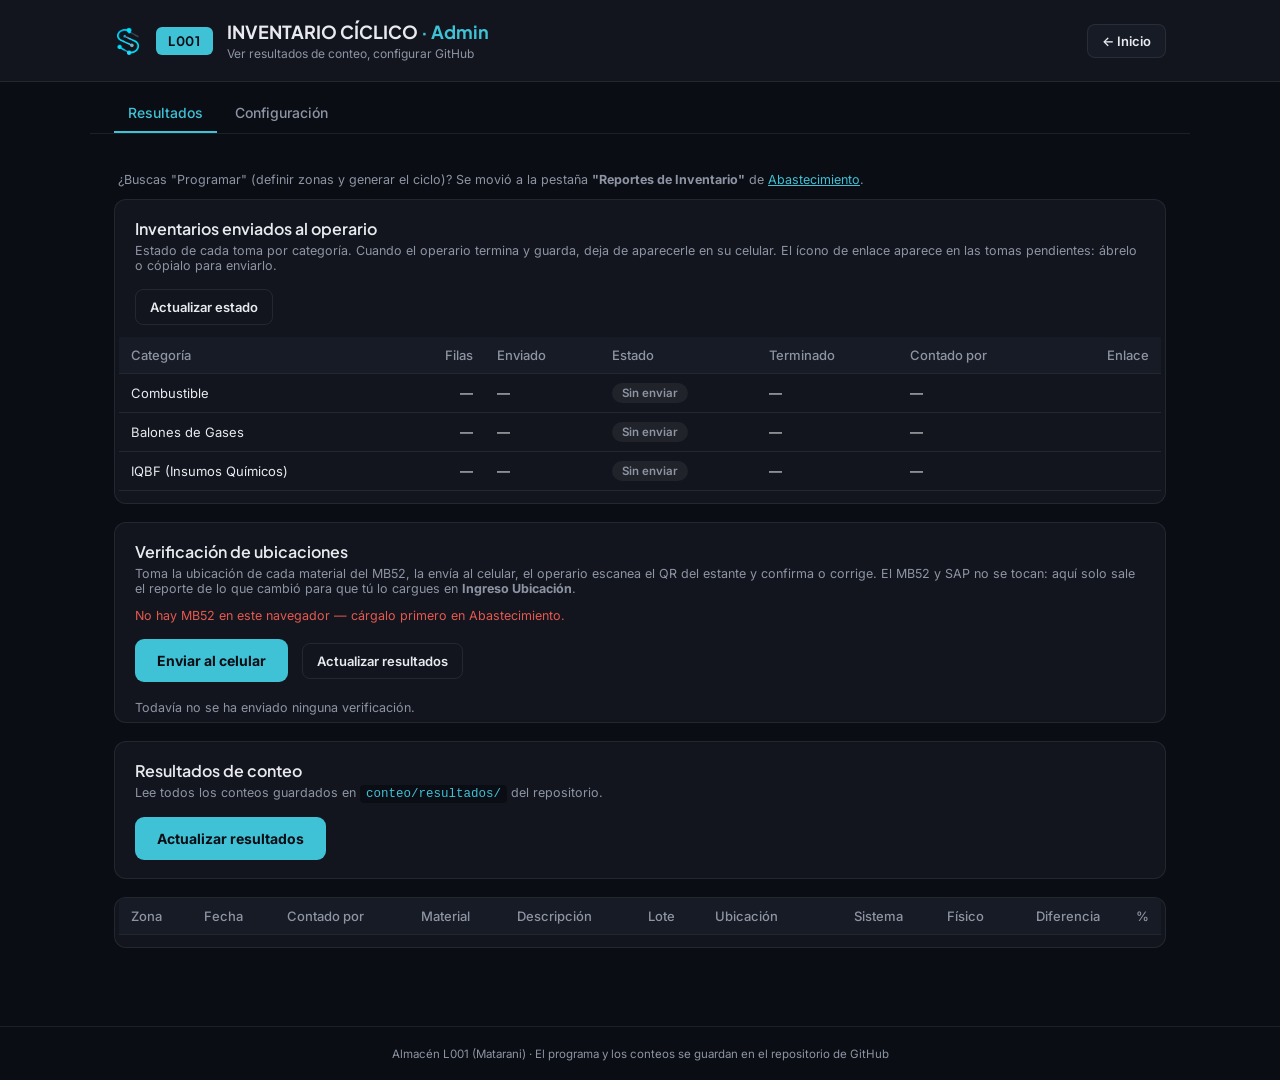
<file: inventario-ciclico/admin.html>
<!DOCTYPE html>
<html lang="es">
<head>
<meta charset="UTF-8" />
<meta name="viewport" content="width=device-width, initial-scale=1.0" />
<title>Administración · Inventario Cíclico · SupplyMind</title>
<link rel="preconnect" href="https://fonts.googleapis.com">
<link href="https://fonts.googleapis.com/css2?family=Plus+Jakarta+Sans:wght@600;700;800&family=Inter:wght@400;500;600;700&display=swap" rel="stylesheet">
<link rel="stylesheet" href="style.css" />
<script src="engine.js" defer></script>
<script src="github-sync.js" defer></script>
<script src="admin.js" defer></script>
<script src="../vendor/xlsx.full.min.js" defer></script>
<script src="ubicaciones-comun.js" defer></script>
<script src="ubicaciones-admin.js" defer></script>
</head>
<body>

<div id="loading-overlay" style="display:none">
  <div class="loader-content">
    <div class="pulse-dot"></div>
    <p id="loading-msg">Trabajando…</p>
  </div>
</div>

<header class="topbar">
  <div class="topbar-inner">
    <div class="brand">
      <img src="assets/logo-supplymind.png" alt="SupplyMind" class="brand-logo" />
      <span class="brand-mark">L001</span>
      <div>
        <h1>INVENTARIO CÍCLICO <span class="accent">· Admin</span></h1>
        <p class="brand-sub">Ver resultados de conteo, configurar GitHub</p>
      </div>
    </div>
    <div style="display:flex; gap:10px;">
      <a href="../index.html" class="btn-volver-inicio">← Inicio</a>
    </div>
  </div>
</header>

<nav class="tabs">
  <button class="tab-btn active" data-tab="resultados">Resultados</button>
  <button class="tab-btn" data-tab="config">Configuración</button>
</nav>

<main>

  <p class="panel-sub" style="padding: 16px 4px 0;">
    ¿Buscas "Programar" (definir zonas y generar el ciclo)? Se movió a la pestaña
    <strong>"Reportes de Inventario"</strong> de <a href="../abastecimiento.html" style="color:var(--cyan)">Abastecimiento</a>.
  </p>

  <!-- ===================== RESULTADOS ===================== -->
  <section id="tab-resultados" class="tab-panel active">
    <div class="panel">
      <div class="panel-header">
        <h2>Inventarios enviados al operario</h2>
        <p class="panel-sub">Estado de cada toma por categoría. Cuando el operario termina y guarda, deja de aparecerle en su celular. El ícono de enlace aparece en las tomas pendientes: ábrelo o cópialo para enviarlo.</p>
      </div>
      <div style="padding: 0 20px 12px;"><button type="button" id="btn-actualizar-estado" class="btn-secundario">Actualizar estado</button></div>
      <div class="table-wrap">
        <table>
          <thead><tr><th>Categoría</th><th class="num">Filas</th><th>Enviado</th><th>Estado</th><th>Terminado</th><th>Contado por</th><th class="num">Enlace</th></tr></thead>
          <tbody id="tabla-estado-envios-body"><tr><td colspan="7" class="muted centrado">Cargando…</td></tr></tbody>
        </table>
      </div>
    </div>

    <!-- ===================== VERIFICACIÓN DE UBICACIONES ===================== -->
    <div class="panel" id="panel-ubicaciones">
      <div class="panel-header">
        <h2>Verificación de ubicaciones <span id="ubic-enlaces" class="ubic-enlaces" style="display:none">
          <a id="ubic-link-abrir" class="icono-enlace" target="_blank" rel="noopener" title="Abrir la página de escaneo" aria-label="Abrir página de escaneo">
            <svg viewBox="0 0 24 24" width="16" height="16" fill="none" stroke="currentColor" stroke-width="2" stroke-linecap="round" stroke-linejoin="round"><path d="M18 13v6a2 2 0 0 1-2 2H5a2 2 0 0 1-2-2V8a2 2 0 0 1 2-2h6"/><path d="M15 3h6v6"/><path d="M10 14L21 3"/></svg></a>
          <button type="button" id="ubic-link-copiar" class="icono-enlace" title="Copiar el enlace para enviarlo" aria-label="Copiar enlace">
            <svg viewBox="0 0 24 24" width="16" height="16" fill="none" stroke="currentColor" stroke-width="2" stroke-linecap="round" stroke-linejoin="round"><rect x="9" y="9" width="13" height="13" rx="2"/><path d="M5 15H4a2 2 0 0 1-2-2V4a2 2 0 0 1 2-2h9a2 2 0 0 1 2 2v1"/></svg></button>
        </span></h2>
        <p class="panel-sub">Toma la ubicación de cada material del MB52, la envía al celular, el operario escanea el QR del estante y confirma o corrige. El MB52 y SAP no se tocan: aquí solo sale el reporte de lo que cambió para que tú lo cargues en <strong>Ingreso Ubicación</strong>.</p>
        <p class="panel-sub" id="ubic-mb52"></p>
      </div>
      <div class="acciones-publicar" style="padding: 0 20px 14px; flex-wrap: wrap;">
        <button type="button" id="ubic-btn-enviar" class="btn-continuar">Enviar al celular</button>
        <button type="button" id="ubic-btn-actualizar" class="btn-secundario">Actualizar resultados</button>
        <button type="button" id="ubic-btn-cero" class="btn-secundario" style="display:none">Empezar de cero</button>
        <button type="button" id="ubic-btn-cerrar" class="btn-secundario" style="display:none">Cerrar verificación</button>
        <span id="ubic-envio-info" class="muted" style="font-size:12.5px"></span>
      </div>
      <div style="padding: 0 20px 6px;"><span id="ubic-estado" class="estado-publicar"></span></div>

      <div id="ubic-cuerpo" style="display:none">
        <div class="kpi-grid ubic-kpis" id="ubic-kpis"></div>
        <div class="ubic-barra">
          <input type="text" id="ubic-filtro" placeholder="Filtrar por material, descripción o ubicación" />
          <div id="ubic-acciones-sap" class="ubic-acciones">
            <button type="button" id="ubic-btn-excel-sap" class="btn-continuar">⬇ Excel para SAP</button>
            <button type="button" id="ubic-btn-copiar-mat" class="btn-secundario">Copiar materiales</button>
            <button type="button" id="ubic-btn-copiar-ubic" class="btn-secundario">Copiar ubicaciones</button>
            <button type="button" id="ubic-btn-marcar" class="btn-secundario">✔ Ya los grabé en SAP</button>
          </div>
          <button type="button" id="ubic-btn-excel-todo" class="btn-secundario">⬇ Excel completo</button>
        </div>
        <div class="table-wrap tall">
          <table>
            <thead><tr><th>Material</th><th>Descripción</th><th>Centro</th><th>Ubic. SAP</th><th>Ubic. física</th><th>Estado</th><th>Fecha</th><th>Verificó</th></tr></thead>
            <tbody id="ubic-tabla-body"></tbody>
          </table>
        </div>
      </div>
    </div>

    <div class="panel">
      <div class="panel-header">
        <h2>Resultados de conteo</h2>
        <p class="panel-sub">Lee todos los conteos guardados en <code>conteo/resultados/</code> del repositorio.</p>
      </div>
      <div class="acciones-publicar" style="padding: 0 20px 18px;">
        <button type="button" id="btn-cargar-resultados" class="btn-continuar">Actualizar resultados</button>
        <span id="estado-resultados" class="estado-publicar"></span>
      </div>
    </div>

    <div class="kpi-grid" id="kpi-resultados" style="display:none;">
      <div class="kpi-card">
        <span class="kpi-label">Conteos registrados</span>
        <span class="kpi-value" id="kpi-total-conteos">—</span>
      </div>
      <div class="kpi-card">
        <span class="kpi-label">Materiales contados</span>
        <span class="kpi-value" id="kpi-total-materiales">—</span>
      </div>
      <div class="kpi-card kpi-rojo">
        <span class="kpi-label">Con diferencia &gt; 10%</span>
        <span class="kpi-value" id="kpi-con-diferencia">—</span>
      </div>
    </div>

    <div class="panel">
      <div class="table-wrap tall">
        <table>
          <thead>
            <tr>
              <th>Zona</th><th>Fecha</th><th>Contado por</th><th>Material</th><th>Descripción</th><th>Lote</th><th>Ubicación</th>
              <th class="num">Sistema</th><th class="num">Físico</th><th class="num">Diferencia</th><th class="num">%</th>
            </tr>
          </thead>
          <tbody id="tabla-resultados-body"></tbody>
        </table>
      </div>
    </div>
  </section>

  <!-- ===================== CONFIGURACIÓN ===================== -->
  <section id="tab-config" class="tab-panel">
    <div class="panel panel-form">
      <div class="panel-header">
        <h2>Configuración de GitHub</h2>
        <p class="panel-sub">
          Ya no hace falta configurar nada por dispositivo — leer y guardar pasan por un Worker que guarda el
          token de forma segura. Esto funciona automático desde cualquier navegador o celular.
        </p>
      </div>
      <form id="form-github">
        <label>Usuario/organización de GitHub
          <input type="text" id="input-gh-owner" placeholder="tu-usuario" />
        </label>
        <label>Nombre del repositorio
          <input type="text" id="input-gh-repo" placeholder="SupplyAI" />
        </label>
        <label>Rama
          <input type="text" id="input-gh-branch" placeholder="main" value="main" />
        </label>
        <button type="submit">Guardar configuración</button>
        <span class="guardado-msg" id="guardado-gh-msg">Guardado ✓</span>
      </form>
      <p class="datos-info">
        Estos 3 campos ya se detectan solos casi siempre — solo tócalos si algún día cambias el repositorio o la
        rama. El token vive únicamente en el Worker (nunca en el navegador ni en el código de la página) — si
        necesitas cambiarlo, se hace desde el panel de Cloudflare, no desde aquí.
      </p>
    </div>
  </section>

</main>

<footer>
  Almacén L001 (Matarani) · El programa y los conteos se guardan en el repositorio de GitHub
</footer>

</body>
</html>
</file>
<file: inventario-ciclico/style.css>
:root {
  --bg: #0a0d13;
  --panel: #12151d;
  --panel-2: #171b25;
  --border: rgba(255, 255, 255, 0.08);
  --text: #e8eaef;
  --text-muted: #8d94a3;
  --cyan: #3fc1d6;
  --amber: #d99a3d;
  --green: #3dbd77;
  --red: #e5584f;
  --purple: #a78bfa;
  --green-soft: rgba(61, 189, 119, 0.12);
  --amber-soft: rgba(217, 154, 61, 0.14);
  --red-soft: rgba(229, 88, 79, 0.12);
  --cyan-soft: rgba(63, 193, 214, 0.1);
  --font-display: 'Plus Jakarta Sans', sans-serif;
  --ease: cubic-bezier(0.2, 0.7, 0.3, 1);
  --font-ui: 'Inter', 'Segoe UI', sans-serif;
}

* { box-sizing: border-box; }

body {
  margin: 0;
  background: var(--bg);
  color: var(--text);
  font-family: var(--font-ui);
  -webkit-font-smoothing: antialiased;
}

/* ---------- Loading ---------- */
#loading-overlay {
  position: fixed; inset: 0; z-index: 100;
  background: rgba(10, 14, 23, 0.94);
  display: flex; align-items: center; justify-content: center;
}
.loader-content { text-align: center; color: var(--text-muted); }
.pulse-dot {
  width: 14px; height: 14px; border-radius: 50%;
  background: var(--cyan); margin: 0 auto 14px;
    animation: pulse 1.4s ease-in-out infinite;
}
@keyframes pulse {
  0%, 100% { transform: scale(1); opacity: 1; }
  50% { transform: scale(1.3); opacity: 0.6; }
}

/* ---------- Header ---------- */
.topbar { background: var(--panel); border-bottom: 1px solid var(--border); }
.topbar-inner {
  max-width: 1100px; margin: 0 auto; padding: 20px 24px;
  display: flex; align-items: center; justify-content: space-between; flex-wrap: wrap; gap: 12px;
}
.brand { display: flex; align-items: center; gap: 14px; }
.brand-logo { width: 28px; height: 28px; object-fit: contain; flex-shrink: 0; }
.brand-mark {
  font-family: var(--font-display); font-weight: 700; font-size: 13px;
  color: var(--bg); background: var(--cyan);
  padding: 6px 12px; border-radius: 6px; letter-spacing: 0.05em;
}
.brand h1 { font-family: var(--font-display); font-size: 18px; margin: 0; font-weight: 700; color: var(--text); }
.brand h1 .accent { color: var(--cyan); }
.brand-sub { margin: 3px 0 0; font-size: 12px; color: var(--text-muted); }
.btn-volver-inicio {
  background: var(--panel-2); border: 1px solid var(--border); color: var(--text);
  padding: 8px 14px; border-radius: 8px; font-size: 13px; font-weight: 600; text-decoration: none;
  white-space: nowrap;
}
.btn-volver-inicio { transition: border-color 0.15s var(--ease), color 0.15s var(--ease); }
.btn-volver-inicio:hover { border-color: var(--cyan); color: var(--cyan); }
.btn-volver-inicio:active { transform: scale(0.98); }

/* ---------- Tabs ---------- */
.tabs {
  max-width: 1100px; margin: 0 auto; padding: 12px 24px 0;
  display: flex; gap: 4px; border-bottom: 1px solid var(--border); flex-wrap: wrap;
}
.tab-btn {
  font-family: var(--font-ui); font-size: 14px; font-weight: 500;
  background: none; border: none; color: var(--text-muted);
  padding: 10px 14px; cursor: pointer; border-bottom: 2px solid transparent;
}
.tab-btn:hover { color: var(--text); }
.tab-btn.active { color: var(--cyan); border-bottom-color: var(--cyan); }

main { max-width: 1100px; margin: 0 auto; padding: 22px 24px 60px; }
.tab-panel { display: none; }
.tab-panel.active { display: block; animation: aparecer 0.25s var(--ease); }
@keyframes aparecer { from { opacity: 0; transform: translateY(6px); } to { opacity: 1; transform: translateY(0); } }
@media (prefers-reduced-motion: reduce) { * { animation-duration: 0.001ms !important; transition-duration: 0.001ms !important; } }

/* ---------- Panels ---------- */
.panel { background: var(--panel); border: 1px solid var(--border); border-radius: 12px; margin-bottom: 18px; overflow: hidden; }
.panel-header { padding: 18px 20px 4px; }
.panel-header h2 { font-family: var(--font-display); font-size: 16px; margin: 0 0 4px; font-weight: 600; color: var(--text); }
.panel-sub { font-size: 12.5px; color: var(--text-muted); margin: 0 0 12px; }
.panel-sub code { background: var(--bg); padding: 2px 6px; border-radius: 4px; color: var(--cyan); }

/* ---------- KPI cards ---------- */
.kpi-grid { display: grid; grid-template-columns: repeat(3, 1fr); gap: 12px; margin-bottom: 18px; }
.kpi-card { background: var(--panel); border: 1px solid var(--border); border-radius: 10px; padding: 16px 18px; display: flex; flex-direction: column; gap: 6px; }
.kpi-label { font-size: 12px; color: var(--text-muted); }
.kpi-value { font-family: var(--font-display); font-size: 25px; font-weight: 700; color: var(--text); font-variant-numeric: tabular-nums; }
.kpi-card.kpi-rojo { border-color: rgba(239,68,68,0.35); }
.kpi-card.kpi-rojo .kpi-value { color: var(--red); }

/* ---------- Semana actual card ---------- */
.semana-actual-card {
  display: flex; gap: 24px; flex-wrap: wrap; padding: 20px 22px;
  background: linear-gradient(135deg, rgba(0,217,245,0.08), rgba(24,74,125,0.08));
}
.semana-label { display: block; font-size: 11.5px; color: var(--text-muted); text-transform: uppercase; letter-spacing: 0.03em; margin-bottom: 6px; }
.semana-valor { font-family: var(--font-display); font-size: 28px; font-weight: 700; color: var(--cyan); font-variant-numeric: tabular-nums; }
.semana-valor-chico { font-size: 17px; color: var(--text); }

/* ---------- Tables ---------- */
.table-wrap { overflow-x: auto; padding: 0 4px 12px; }
.table-wrap.tall { max-height: 560px; overflow-y: auto; }
table { width: 100%; border-collapse: collapse; font-size: 13px; }
thead th {
  position: sticky; top: 0; background: var(--panel-2);
  text-align: left; padding: 10px 12px; font-weight: 500; color: var(--text-muted);
  border-bottom: 1px solid var(--border); white-space: nowrap;
}
tbody td { padding: 9px 12px; border-bottom: 1px solid var(--border); color: var(--text); white-space: nowrap; }
tbody tr:hover { background: rgba(0, 217, 245, 0.06); }
td.num, th.num { text-align: right; font-variant-numeric: tabular-nums; }
td.desc { white-space: normal; max-width: 260px; }
tr.fila-diferencia td { background: var(--red-soft); }

/* ---------- Formularios / filtros ---------- */
.filtros { display: flex; gap: 10px; align-items: center; flex-wrap: wrap; }
.filtros select, .filtros input, select, input[type="text"], input[type="password"], input[type="number"], input[type="date"] {
  background: var(--bg); border: 1px solid var(--border); color: var(--text);
  padding: 10px 12px; border-radius: 8px; font-family: var(--font-ui); font-size: 14px;
}
.filtros select, .filtros input { flex: 1; min-width: 200px; }

.filtros-programa { display: flex; gap: 16px; flex-wrap: wrap; padding: 0 20px 16px; }
.filtros-programa label { display: flex; flex-direction: column; gap: 6px; font-size: 12px; color: var(--text-muted); min-width: 180px; }

.dropzone-mini {
  border: 1px dashed var(--border); border-radius: 8px; padding: 12px 14px; font-size: 13px;
  color: var(--text-muted); cursor: pointer; text-align: center; transition: border-color 0.2s, color 0.2s;
}
.dropzone-mini:hover, .dropzone-mini.dragging { border-color: var(--cyan); color: var(--cyan); }
.dropzone-mini.dropzone-cargado { border-color: var(--green); color: var(--green); border-style: solid; }

.btn-continuar {
  background: var(--cyan); color: var(--bg); border: none; font-weight: 700;
  padding: 13px 22px; border-radius: 9px; cursor: pointer; font-family: var(--font-ui); font-size: 14px;
}
.btn-continuar:disabled { background: #2a3548; color: #64708a; cursor: not-allowed; }
.btn-continuar { transition: filter 0.15s var(--ease), transform 0.1s var(--ease); }
.btn-continuar:not(:disabled):hover { filter: brightness(1.08); }
.btn-continuar:not(:disabled):active { transform: scale(0.98); }
.acciones-publicar { display: flex; align-items: center; gap: 14px; flex-wrap: wrap; }
.estado-publicar { font-size: 12.5px; color: var(--text-muted); }
.estado-publicar.ok { color: var(--green); }
.estado-publicar.error { color: var(--red); }

.input-fisico {
  width: 100px; text-align: right; font-size: 16px; padding: 10px 8px;
}

/* ---------- Formulario Configuración ---------- */
.panel-form form { padding: 4px 20px 22px; display: flex; flex-wrap: wrap; gap: 18px; align-items: flex-end; }
.panel-form label { display: flex; flex-direction: column; gap: 6px; font-size: 12px; color: var(--text-muted); }
.panel-form input { width: 220px; }
.label-ancho { flex-basis: 100%; }
.label-ancho input { width: 100%; }
.panel-form button {
  background: var(--cyan); color: var(--bg); border: none; font-weight: 700;
  padding: 10px 18px; border-radius: 8px; cursor: pointer; font-size: 13.5px;
}
.guardado-msg { color: var(--green); font-size: 12.5px; opacity: 0; transition: opacity 0.3s; }
.datos-info { padding: 0 20px 20px; font-size: 13px; color: var(--text-muted); line-height: 1.6; }

footer { text-align: center; color: var(--text-muted); font-size: 11.5px; padding: 20px 24px; border-top: 1px solid var(--border); }

@media (max-width: 640px) {
  .kpi-grid { grid-template-columns: 1fr; }
  .semana-actual-card { flex-direction: column; gap: 14px; }
  .panel-form input { width: 100%; }
}

/* ---------- Página Contar (celular) ---------- */
.pagina-contar { max-width: 480px; margin: 0 auto; }
.topbar-simple {
  display: flex; align-items: center; gap: 12px; padding: 18px 16px;
  background: var(--panel); border-bottom: 1px solid var(--border);
}
.topbar-simple h1 { font-family: var(--font-display); font-size: 17px; margin: 0; }
.topbar-simple .brand-sub { margin: 2px 0 0; font-size: 12px; color: var(--text-muted); }
.main-angosto { padding: 16px 14px 40px; }
.footer-simple { text-align: center; padding: 16px; }
.footer-simple a { color: var(--text-muted); font-size: 12px; text-decoration: none; }
.footer-simple a:hover { color: var(--cyan); }

.pagina-contar .semana-actual-card { flex-direction: column; align-items: flex-start; padding: 18px 20px; }
.pagina-contar .semana-label { font-size: 13px; color: var(--text-muted); margin-bottom: 0; }
.pagina-contar .semana-label span { font-family: var(--font-display); font-size: 22px; font-weight: 700; color: var(--cyan); margin-left: 4px; }

.zonas-botones { display: flex; flex-direction: column; gap: 10px; margin-top: 12px; }
.btn-zona {
  display: flex; justify-content: space-between; align-items: center;
  background: var(--cyan); color: var(--bg); border: none; border-radius: 10px;
  padding: 16px 18px; font-family: var(--font-ui); font-weight: 700; font-size: 15px; cursor: pointer;
}
.btn-zona span { font-size: 12px; font-weight: 500; opacity: 0.85; }
.btn-zona { transition: filter 0.15s var(--ease), transform 0.1s var(--ease); }
.btn-zona:active { filter: brightness(0.95); transform: scale(0.98); }

.btn-grande { width: 100%; padding: 16px; font-size: 16px; }

.fila-conteo-movil {
  display: flex; justify-content: space-between; align-items: center; gap: 12px;
  padding: 14px 20px; border-bottom: 1px solid var(--border);
}
.fila-conteo-info { display: flex; flex-direction: column; gap: 3px; min-width: 0; }
.fila-conteo-material { font-weight: 700; font-size: 14px; color: var(--text); }
.fila-conteo-desc { font-size: 12.5px; color: var(--text-muted); overflow: hidden; text-overflow: ellipsis; white-space: nowrap; max-width: 220px; }
.fila-conteo-sistema { font-size: 11.5px; color: var(--cyan); }
.input-fisico-movil {
  width: 88px; flex-shrink: 0; text-align: right; font-size: 17px; font-weight: 700;
  padding: 10px 8px;
}
.muted { color: var(--text-muted); }
.centrado { text-align: center; }

/* ---------- Toma por categoría (celular) ---------- */
.fila-especial { padding: 14px 20px; border-top: 1px solid var(--border); display: flex; flex-direction: column; gap: 6px; }
.fila-especial-nueva { background: var(--cyan-soft); }
.fila-especial-cab { display: flex; justify-content: space-between; align-items: center; }
.fila-especial-desc { font-size: 12.5px; color: var(--text-muted); }
.fila-especial-sistema { font-size: 12px; color: var(--cyan); line-height: 1.5; }
.fila-especial-sistema strong { font-weight: 600; font-variant-numeric: tabular-nums; }
.fila-especial-campos { display: grid; grid-template-columns: 1fr 1fr 1fr; gap: 8px; margin-top: 4px; }
.fila-especial-campos label { display: flex; flex-direction: column; gap: 4px; font-size: 11px; color: var(--text-muted); min-width: 0; }
.fila-especial-campos input { width: 100%; min-width: 0; font-size: 15px; padding: 9px 8px; background: var(--bg); border: 1px solid var(--border); color: var(--text); border-radius: 8px; font-family: inherit; }
.fila-especial-campos input:focus { outline: none; border-color: var(--cyan); }
.btn-quitar-fila { background: transparent; border: 1px solid var(--border); color: var(--red); border-radius: 6px; font-size: 12px; padding: 3px 10px; cursor: pointer; }
@media (max-width: 420px) { .fila-especial-campos { grid-template-columns: 1fr 1fr; } .fila-especial-campos label:first-child { grid-column: 1 / -1; } }
.btn-secundario { background: transparent; border: 1px solid var(--border); color: var(--text); border-radius: 8px; padding: 10px 14px; font-family: var(--font-ui); font-size: 13px; font-weight: 600; cursor: pointer; }
.btn-secundario:active { transform: scale(.98); }

/* Grupos por material (desplegables) */
.grupo-material { border-top: 1px solid var(--border); }
.grupo-cab { width: 100%; display: flex; align-items: center; gap: 10px; padding: 14px 20px; background: transparent; border: none; color: var(--text); text-align: left; cursor: pointer; font-family: var(--font-ui); }
.grupo-cab .chevron { color: var(--cyan); font-size: 11px; width: 10px; transition: transform .15s var(--ease); flex-shrink: 0; }
.grupo-material.abierto .grupo-cab .chevron { transform: rotate(90deg); }
.grupo-info { display: flex; flex-direction: column; gap: 2px; min-width: 0; flex: 1; }
.grupo-desc { font-size: 12px; color: var(--text-muted); overflow: hidden; text-overflow: ellipsis; white-space: nowrap; }
.grupo-totales { display: flex; flex-direction: column; align-items: flex-end; gap: 2px; flex-shrink: 0; font-variant-numeric: tabular-nums; }
.grupo-real { font-weight: 700; font-size: 14px; color: var(--cyan); }
.grupo-real-vacio { color: var(--text-muted); font-weight: 600; }
.grupo-sistema { font-size: 11.5px; color: var(--text-muted); }
.dif-ok { color: var(--green); font-weight: 600; }
.dif-mal { color: var(--red); font-weight: 600; }
.grupo-cuerpo { display: none; padding: 0 20px 14px 40px; }
.grupo-material.abierto .grupo-cuerpo { display: flex; flex-direction: column; gap: 10px; }
.lote-fila { background: var(--panel-2); border: 1px solid var(--border); border-radius: 10px; padding: 12px; display: flex; flex-direction: column; gap: 8px; }
.lote-fila-nueva { border-color: rgba(63,193,214,.4); }
.lote-fila-cab { display: flex; justify-content: space-between; align-items: center; gap: 8px; }
.lote-fila-sistema { font-size: 12px; color: var(--text-muted); line-height: 1.5; }
.lote-fila-sistema strong { color: var(--cyan); font-weight: 600; }
.btn-agregar-lote { align-self: flex-start; }
@media (max-width: 420px) { .grupo-cuerpo { padding-left: 20px; } }

.chip-estado { display: inline-block; padding: 3px 10px; border-radius: 20px; font-size: 11.5px; font-weight: 600; }
.chip-verde { background: var(--green-soft); color: var(--green); }
.chip-amarillo { background: var(--amber-soft); color: var(--amber); }
.chip-gris { background: rgba(255,255,255,.06); color: var(--text-muted); }

.input-error { border-color: var(--red) !important; box-shadow: 0 0 0 2px var(--red-soft); }
.texto-error { color: var(--red) !important; }
#input-nombre-contador { width: 100%; font-size: 16px; padding: 12px; }

.icono-enlace { display: inline-flex; align-items: center; justify-content: center; width: 32px; height: 32px; margin-left: 6px; border-radius: 8px; border: 1px solid var(--border); background: transparent; color: var(--cyan); cursor: pointer; text-decoration: none; transition: background .15s var(--ease), transform .1s var(--ease); }
.icono-enlace:hover { background: var(--cyan-soft); transform: translateY(-2px); }
.icono-enlace:active { transform: scale(.96); }
.icono-enlace.copiado { color: var(--green); border-color: var(--green); }
.btn-secundario { background: transparent; border: 1px solid var(--border); color: var(--text); border-radius: 8px; padding: 9px 14px; font-family: var(--font-ui); font-size: 13px; font-weight: 600; cursor: pointer; }

/* Desplegable por almacén */
.grupo-almacen { border-top: 1px solid var(--border); }
.almacen-cab { width: 100%; display: flex; align-items: center; gap: 10px; padding: 16px 20px; background: var(--panel-2); border: none; color: var(--text); text-align: left; cursor: pointer; font-family: var(--font-ui); }
.almacen-cab .chevron { color: var(--cyan); font-size: 11px; width: 10px; transition: transform .15s var(--ease); flex-shrink: 0; }
.grupo-almacen.abierto > .almacen-cab .chevron { transform: rotate(90deg); }
.almacen-nombre { font-weight: 700; font-size: 15px; flex: 1; }
.almacen-info { font-size: 12px; color: var(--text-muted); font-variant-numeric: tabular-nums; }
.almacen-cuerpo { display: none; }
.grupo-almacen.abierto > .almacen-cuerpo { display: block; }

/* Vista en vivo (administrador) */
.banner-ver { background: var(--panel-2); border: 1px solid rgba(63,193,214,.4); border-radius: 12px; padding: 12px 16px; margin-bottom: 14px; font-size: 13px; line-height: 1.5; }
.banner-ver strong { display: block; color: var(--cyan); margin-bottom: 2px; }
.banner-ver span { color: var(--text-muted); }
.banner-ver span strong { display: inline; color: var(--text); margin: 0; }
body.modo-ver #btn-especial-guardar, body.modo-ver .acciones-publicar { display: none; }
body.modo-ver .lote-fila input:disabled { opacity: 1; -webkit-text-fill-color: var(--text); }

/* ===================== Verificación de ubicaciones ===================== */
.chip-rojo { background: var(--red-soft); color: var(--red); }
.chip-morado { background: rgba(167,139,250,.14); color: var(--purple); }
.ubic-enlaces { display: inline-flex; vertical-align: middle; margin-left: 6px; }
.ubic-kpis { padding: 0 20px 14px; grid-template-columns: repeat(auto-fill, minmax(150px, 1fr)); }
button.kpi-card.ubic-kpi { cursor: pointer; text-align: left; font: inherit; color: inherit; }
.kpi-card.ubic-kpi.sel { border-color: var(--cyan); box-shadow: 0 0 0 1px var(--cyan); }
.kpi-card.kpi-ambar .kpi-value { color: var(--amber); }
.kpi-card.kpi-verde .kpi-value { color: var(--green); }
.kpi-card.kpi-morado .kpi-value { color: var(--purple); }
.ubic-kpi-sub { font-size: 11.5px; color: var(--text-muted); }
.ubic-barra { display: flex; flex-wrap: wrap; gap: 10px; align-items: center; padding: 0 20px 14px; }
.ubic-barra input { flex: 1; min-width: 220px; }
.ubic-acciones { display: flex; flex-wrap: wrap; gap: 8px; }
.ubic-nueva { color: var(--amber); }

/* celular */
.ubic-barra-prog { height: 6px; background: var(--panel-2); border-radius: 6px; overflow: hidden; margin-top: 10px; }
.ubic-barra-prog div { height: 100%; width: 0; background: var(--cyan); transition: width .3s var(--ease); }
.ubic-reader { margin-top: 12px; border-radius: 12px; overflow: hidden; border: 2px solid var(--cyan); }
.ubic-manual { display: flex; gap: 8px; margin-top: 12px; }
.ubic-manual input { flex: 1; font-size: 16px; padding: 12px; }
.ubic-actual { display: flex; flex-direction: column; align-items: center; padding: 16px; gap: 2px; border-color: rgba(63,193,214,.4); scroll-margin-top: 12px; }
.ubic-actual-label { font-size: 12px; color: var(--text-muted); }
.ubic-actual-codigo { font-family: var(--font-display); font-size: 34px; font-weight: 800; color: var(--cyan); letter-spacing: .02em; }
.ubic-lista-cab { display: flex; justify-content: space-between; align-items: center; gap: 10px; flex-wrap: wrap; }
.ubic-item { background: var(--panel-2); border: 1px solid var(--border); border-left: 4px solid var(--border); border-radius: 10px; padding: 12px; margin-bottom: 8px; }
.ubic-item.ubic-ok { border-left-color: var(--green); }
.ubic-item.ubic-mov { border-left-color: var(--amber); }
.ubic-item.ubic-nf { border-left-color: var(--red); }
.ubic-item.ubic-sap { border-left-color: var(--purple); }
.ubic-item-cab { display: flex; justify-content: space-between; gap: 10px; align-items: flex-start; }
.ubic-item-cab > div { display: flex; flex-direction: column; gap: 2px; min-width: 0; }
.ubic-nota { font-size: 12px; color: var(--text-muted); }
.ubic-nota strong { color: var(--amber); }
.ubic-item-acc { display: flex; gap: 8px; margin-top: 10px; }
.ubic-btn { flex: 1; padding: 11px 8px; border-radius: 8px; border: 1px solid var(--border); background: transparent; color: var(--text); font: 600 13.5px var(--font-ui); cursor: pointer; }
.ubic-btn:active { transform: scale(.98); }
.ubic-si { background: var(--green-soft); border-color: var(--green); color: var(--green); }
.ubic-no { background: var(--red-soft); border-color: var(--red); color: var(--red); }
.ubic-buscar-wrap { position: relative; padding: 6px 14px 18px; }
.ubic-buscar-wrap input { width: 100%; font-size: 15px; padding: 12px; }
.ubic-resultados { position: absolute; left: 14px; right: 14px; top: calc(100% - 12px); background: var(--panel); border: 1px solid var(--border); border-radius: 10px; max-height: 280px; overflow: auto; z-index: 20; box-shadow: 0 10px 30px rgba(0,0,0,.4); }
.ubic-resultados button { display: block; width: 100%; text-align: left; padding: 10px 12px; background: none; border: 0; border-bottom: 1px solid var(--border); color: var(--text); font: 13px var(--font-ui); cursor: pointer; }
.ubic-resultados button span { display: block; color: var(--text-muted); font-size: 12px; margin-top: 2px; }
.ubic-toast { position: fixed; bottom: 18px; left: 50%; transform: translateX(-50%); background: var(--panel); border: 1px solid var(--cyan); color: var(--text); padding: 10px 16px; border-radius: 10px; font-weight: 600; z-index: 60; max-width: 92vw; text-align: center; font-size: 13.5px; }
</file>
<file: style.css>
:root {
  --bg: #0a0d13;
  --panel: #12151d;
  --panel-2: #171b25;
  --border: rgba(255, 255, 255, 0.08);
  --border-strong: rgba(255, 255, 255, 0.14);
  --text: #e8eaef;
  --text-muted: #8d94a3;
  --text-faint: #5c6372;
  --cyan: #3fc1d6;
  --blue: #5b8def;
  --purple: #a78bfa;
  --green: #3dbd77;
  --amber: #d99a3d;
  --red: #e5584f;
  --green-soft: rgba(61, 189, 119, 0.12);
  --amber-soft: rgba(217, 154, 61, 0.14);
  --red-soft: rgba(229, 88, 79, 0.12);
  --cyan-soft: rgba(63, 193, 214, 0.1);
  --shadow-sm: 0 1px 2px rgba(0, 0, 0, 0.3);
  --shadow-md: 0 8px 24px rgba(0, 0, 0, 0.35);
  --font-display: 'Plus Jakarta Sans', -apple-system, sans-serif;
  --font-ui: 'Inter', 'Segoe UI', sans-serif;
  --ease: cubic-bezier(0.2, 0.7, 0.3, 1);
}

* { box-sizing: border-box; }

body {
  margin: 0;
  background: var(--bg);
  color: var(--text);
  font-family: var(--font-ui);
  -webkit-font-smoothing: antialiased;
  min-height: 100vh;
}

@media (prefers-reduced-motion: reduce) {
  * { animation-duration: 0.001ms !important; transition-duration: 0.001ms !important; }
}

/* ---------- Loading ---------- */
#loading-overlay {
  position: fixed; inset: 0; z-index: 100;
  background: rgba(10, 13, 19, 0.95);
  display: flex; align-items: center; justify-content: center;
}
.loader-content { text-align: center; color: var(--text-muted); }
.pulse-dot {
  width: 10px; height: 10px; border-radius: 50%;
  background: var(--cyan); margin: 0 auto 14px;
  animation: pulse 1.4s ease-in-out infinite;
}
@keyframes pulse {
  0%, 100% { transform: scale(1); opacity: 1; }
  50% { transform: scale(1.3); opacity: 0.55; }
}

/* ---------- Header ---------- */
.topbar { background: var(--panel); border-bottom: 1px solid var(--border); }
.topbar-inner {
  max-width: 1800px; margin: 0 auto; padding: 20px 28px;
  display: flex; align-items: center; justify-content: space-between; flex-wrap: wrap; gap: 12px;
}
.brand { display: flex; align-items: center; gap: 14px; }
.brand-logo { width: 30px; height: 30px; object-fit: contain; }
.btn-volver-inicio {
  background: transparent; border: 1px solid var(--border); color: var(--text-muted);
  padding: 8px 14px; border-radius: 7px; font-size: 13px; font-weight: 500; text-decoration: none;
  font-family: var(--font-ui); white-space: nowrap; transition: border-color 0.15s var(--ease), color 0.15s var(--ease);
  cursor: pointer;
}
.btn-volver-inicio:hover { border-color: var(--border-strong); color: var(--text); }
.btn-volver-inicio:active { transform: scale(0.98); }
.brand-mark {
  font-family: var(--font-display); font-weight: 700; font-size: 12.5px;
  color: var(--bg); background: var(--cyan);
  padding: 5px 11px; border-radius: 5px; letter-spacing: 0.02em;
}
.brand h1 {
  font-family: var(--font-display); font-size: 17px; margin: 0; font-weight: 700;
  letter-spacing: -0.01em; color: var(--text);
}
.brand h1 .accent { color: var(--cyan); }
.brand-sub { margin: 2px 0 0; font-size: 12px; color: var(--text-muted); }

/* ---------- Pantalla de carga ---------- */
#pantalla-carga { padding: 56px 28px; }
.carga-inner { max-width: 680px; margin: 0 auto; text-align: center; }
.carga-inner h2 { font-family: var(--font-display); font-size: 23px; margin-bottom: 8px; color: var(--text); font-weight: 700; }
.carga-sub { color: var(--text-muted); font-size: 13.5px; margin-bottom: 30px; line-height: 1.6; }

.dropzone {
  border: 1px dashed var(--border-strong); border-radius: 12px; padding: 44px 24px;
  cursor: pointer; transition: border-color 0.2s var(--ease), background 0.2s var(--ease);
  background: var(--panel);
}
.dropzone:hover, .dropzone.dragging { border-color: var(--cyan); background: var(--cyan-soft); }
.dropzone-icon { font-size: 28px; color: var(--cyan); margin-bottom: 10px; }
.dropzone-texto { color: var(--text); font-size: 14px; margin: 0; }
.dropzone-texto strong { color: var(--cyan); font-weight: 600; }

.chips-archivos { display: flex; gap: 10px; margin-top: 24px; flex-wrap: wrap; justify-content: center; }
.chip-archivo {
  flex: 1; min-width: 220px; background: var(--panel); border: 1px solid var(--border);
  border-radius: 9px; padding: 11px 14px; text-align: left;
  display: flex; align-items: center; justify-content: space-between; gap: 10px;
  transition: border-color 0.15s var(--ease);
}
.chip-archivo.chip-listo { border-color: rgba(61, 189, 119, 0.4); background: var(--green-soft); }
.chip-texto { display: flex; flex-direction: column; min-width: 0; }
.chip-nombre { display: block; font-weight: 600; font-size: 12.5px; margin-bottom: 3px; color: var(--text); }
.chip-status { display: block; font-size: 11px; color: var(--text-muted); overflow: hidden; text-overflow: ellipsis; white-space: nowrap; }
.chip-archivo.chip-listo .chip-status { color: var(--green); }
.btn-reemplazar {
  flex-shrink: 0; background: transparent; border: 1px solid var(--border); color: var(--text-muted);
  padding: 6px 11px; border-radius: 6px; font-size: 11px; cursor: pointer; font-family: var(--font-ui);
  transition: border-color 0.15s var(--ease), color 0.15s var(--ease);
}
.btn-reemplazar:hover { border-color: var(--cyan); color: var(--cyan); }
.btn-reemplazar:active { transform: scale(0.98); }

.btn-continuar {
  margin-top: 20px; background: var(--cyan); color: #04141a; border: none; font-weight: 700;
  padding: 12px 24px; border-radius: 8px; cursor: pointer; font-family: var(--font-ui); font-size: 14px;
  transition: filter 0.15s var(--ease), transform 0.1s var(--ease);
}
.btn-continuar:disabled { background: #232834; color: #5c6372; cursor: not-allowed; }
.btn-continuar:not(:disabled):hover { filter: brightness(1.08); }
.btn-continuar:not(:disabled):active { transform: scale(0.98); }

.btn-texto {
  display: block; margin: 16px auto 0; background: none; border: none; color: var(--text-faint);
  font-size: 11.5px; text-decoration: underline; cursor: pointer; font-family: var(--font-ui);
  transition: color 0.15s var(--ease);
}
.btn-texto:hover { color: var(--red); }

.aviso-archivos {
  margin-top: 16px; color: var(--amber); background: var(--amber-soft);
  border-radius: 7px; padding: 10px 14px; font-size: 13px;
}
.carga-nota { margin-top: 28px; font-size: 11.5px; color: var(--text-faint); }

/* ---------- Tabs ---------- */
.tabs {
  max-width: 1800px; margin: 0 auto; padding: 12px 28px 0;
  display: flex; gap: 4px; align-items: center; border-bottom: 1px solid var(--border);
}
.tab-btn {
  font-family: var(--font-ui); font-size: 13.5px; font-weight: 500;
  background: none; border: none; color: var(--text-muted);
  padding: 10px 14px; cursor: pointer; border-bottom: 2px solid transparent;
  transition: color 0.15s var(--ease), border-color 0.15s var(--ease);
}
.tab-btn:hover { color: var(--text); }
.tab-btn.active { color: var(--cyan); border-bottom-color: var(--cyan); }
.tabs-acciones { margin-left: auto; display: flex; gap: 8px; padding-bottom: 8px; }
.btn-secundario {
  background: transparent; border: 1px solid var(--border); color: var(--text);
  padding: 7px 13px; border-radius: 7px; font-size: 12.5px; cursor: pointer; font-family: var(--font-ui);
  transition: border-color 0.15s var(--ease), color 0.15s var(--ease);
}
.btn-secundario:hover { border-color: var(--cyan); color: var(--cyan); }
.btn-secundario:active { transform: scale(0.98); }

main { max-width: 1800px; margin: 0 auto; padding: 24px 28px 60px; }
.tab-panel { display: none; }
.tab-panel.active { display: block; animation: aparecer 0.25s var(--ease); }
@keyframes aparecer {
  from { opacity: 0; transform: translateY(6px); }
  to { opacity: 1; transform: translateY(0); }
}

/* ---------- Resumen: gauge + KPIs ---------- */
.linea-temporada { color: var(--text-muted); font-size: 13px; margin: 0 0 16px; }
.resumen-top { display: flex; gap: 14px; margin-bottom: 8px; flex-wrap: wrap; }
.gauge-card {
  background: var(--panel); border: 1px solid var(--border); border-radius: 10px;
  padding: 20px; display: flex; flex-direction: column; align-items: center; justify-content: center;
  min-width: 220px;
}
.gauge-wrap { padding: 10px; }
.gauge {
  --pct: 0; --gauge-color: #3dbd77;
  width: 140px; height: 140px; border-radius: 50%;
  background: conic-gradient(var(--gauge-color) calc(var(--pct) * 1%), rgba(255,255,255,0.06) 0);
  display: flex; align-items: center; justify-content: center;
  transition: background 0.4s var(--ease);
}
.gauge-inner {
  width: 106px; height: 106px; border-radius: 50%; background: var(--panel);
  display: flex; flex-direction: column; align-items: center; justify-content: center; text-align: center;
}
.gauge-valor { font-family: var(--font-display); font-size: 24px; font-weight: 700; color: var(--text); font-variant-numeric: tabular-nums; }
.gauge-label { font-size: 10px; color: var(--text-muted); margin-top: 4px; padding: 0 10px; line-height: 1.3; }
.gauge-nota { font-size: 11px; color: var(--text-faint); text-align: center; margin: 12px 0 0; max-width: 200px; }

.kpi-grid { display: grid; grid-template-columns: repeat(4, 1fr); gap: 12px; margin-bottom: 8px; }
.kpi-grid-resumen { flex: 1; grid-template-columns: repeat(5, 1fr); }
.kpi-card {
  background: var(--panel); border: 1px solid var(--border); border-radius: 10px;
  padding: 16px 18px; display: flex; flex-direction: column; gap: 6px;
}
.kpi-label { font-size: 11.5px; color: var(--text-muted); }
.kpi-value { font-family: var(--font-display); font-size: 27px; font-weight: 700; color: var(--text); font-variant-numeric: tabular-nums; }
.kpi-value-small { font-size: 17px; }
.kpi-card.kpi-rojo { border-color: rgba(229, 88, 79, 0.3); }
.kpi-card.kpi-rojo .kpi-value { color: var(--red); }
.kpi-card.kpi-amarillo { border-color: rgba(217, 154, 61, 0.3); }
.kpi-card.kpi-amarillo .kpi-value { color: var(--amber); }
.kpi-card.kpi-verde { border-color: rgba(61, 189, 119, 0.3); }
.kpi-card.kpi-verde .kpi-value { color: var(--green); }
.kpi-card.kpi-purpura { border-color: rgba(167, 139, 250, 0.3); }
.kpi-card.kpi-purpura .kpi-value { color: var(--purple); }
.confianza-linea { color: var(--text-faint); font-size: 12.5px; margin: 10px 0 24px; }

/* ---------- Panels ---------- */
.panel { background: var(--panel); border: 1px solid var(--border); border-radius: 10px; margin-bottom: 18px; overflow: hidden; }
.panel-header { padding: 17px 20px 4px; }
.panel-header h2 { font-family: var(--font-display); font-size: 15px; margin: 0 0 4px; font-weight: 700; color: var(--text); letter-spacing: -0.01em; }
.panel-sub { font-size: 12.5px; color: var(--text-muted); margin: 0 0 12px; line-height: 1.5; }

/* ---------- Tables ---------- */
.table-wrap { overflow-x: auto; padding: 0 4px 10px; }
.table-wrap.tall { max-height: 620px; overflow-y: auto; }
table { width: 100%; border-collapse: collapse; font-size: 12.5px; }
thead th {
  position: sticky; top: 0; background: var(--panel-2);
  text-align: left; padding: 9px 12px; font-weight: 600; color: var(--text-muted);
  border-bottom: 1px solid var(--border); white-space: nowrap;
  font-size: 10.5px; text-transform: uppercase; letter-spacing: 0.04em;
}
tbody td { padding: 7px 12px; border-bottom: 1px solid var(--border); white-space: nowrap; color: var(--text); }
tbody tr { transition: background 0.1s var(--ease); }
tbody tr:hover { background: rgba(255, 255, 255, 0.025); }
td.num, th.num { text-align: right; font-variant-numeric: tabular-nums; }
td.desc { white-space: normal; max-width: 260px; }
.muted { color: var(--text-faint); font-style: normal; }
.centrado { text-align: center; }

/* ---------- Chips / badges ---------- */
.chip {
  display: inline-block; font-size: 11px; font-weight: 600; padding: 3px 9px;
  border-radius: 5px; font-family: var(--font-ui);
}
.chip-roja { background: var(--red-soft); color: var(--red); }
.chip-amarilla { background: var(--amber-soft); color: var(--amber); }
.chip-verde { background: var(--green-soft); color: var(--green); }
.chip-cyan { background: var(--cyan-soft); color: var(--cyan); }
.chip-alta { background: var(--green-soft); color: var(--green); }
.chip-media { background: var(--amber-soft); color: var(--amber); }
.chip-baja { background: rgba(141, 148, 163, 0.14); color: var(--text-muted); }
.chip-sindatos { background: rgba(141, 148, 163, 0.1); color: var(--text-muted); }
.salud-critico { background: rgba(229, 88, 79, 0.18); color: #ff8178; font-weight: 700; }
.salud-urgente { background: var(--amber-soft); color: var(--amber); }
.salud-optimo { background: var(--green-soft); color: var(--green); }
.salud-sobrestock { background: rgba(167, 139, 250, 0.16); color: var(--purple); }
.salud-muerto { background: rgba(141, 148, 163, 0.14); color: var(--text-muted); }
.salud-nd { background: rgba(141, 148, 163, 0.1); color: var(--text-muted); }
.chip-nd { background: rgba(141, 148, 163, 0.12); color: var(--text-muted); }
.chip-reclasificado { background: var(--cyan-soft); color: var(--cyan); font-size: 9.5px; padding: 2px 7px; }

/* ---------- Filters ---------- */
.filtros { display: flex; gap: 10px; align-items: center; margin-bottom: 14px; flex-wrap: wrap; }
.filtros input, .filtros select {
  background: var(--panel); border: 1px solid var(--border); color: var(--text);
  padding: 8px 12px; border-radius: 7px; font-family: var(--font-ui); font-size: 12.5px;
  transition: border-color 0.15s var(--ease);
}
.filtros input:focus, .filtros select:focus { outline: none; border-color: var(--cyan); }
.filtros input { flex: 1; min-width: 220px; }
.conteo { color: var(--text-faint); font-size: 12px; margin-left: auto; }

/* ---------- Inmovilizados thresholds ---------- */
.umbrales { padding: 16px 20px; display: flex; gap: 22px; flex-wrap: wrap; }
.umbrales label { display: flex; flex-direction: column; gap: 6px; font-size: 12px; color: var(--text-muted); }
.umbrales input, .umbrales select {
  background: var(--bg); border: 1px solid var(--border); color: var(--text);
  padding: 7px 10px; border-radius: 6px; width: 160px; font-family: var(--font-ui); font-size: 12.5px;
}

/* ---------- Parametros form ---------- */
.panel-form form { padding: 4px 20px 22px; display: flex; flex-wrap: wrap; gap: 18px; align-items: flex-end; }
.panel-form label { display: flex; flex-direction: column; gap: 6px; font-size: 12px; color: var(--text-muted); }
.panel-form input {
  background: var(--bg); border: 1px solid var(--border); color: var(--text);
  padding: 8px 11px; border-radius: 7px; width: 160px;
}
.panel-form input:focus { outline: none; border-color: var(--cyan); }
.hint { font-size: 10.5px; color: var(--text-faint); font-style: normal; }
.panel-form button {
  background: var(--cyan); color: #04141a; border: none; font-weight: 700;
  padding: 10px 18px; border-radius: 7px; cursor: pointer; font-family: var(--font-ui); font-size: 13px;
  transition: filter 0.15s var(--ease), transform 0.1s var(--ease);
}
.panel-form button:hover { filter: brightness(1.08); }
.panel-form button:active { transform: scale(0.98); }
.guardado-msg { color: var(--green); font-size: 12px; opacity: 0; transition: opacity 0.3s var(--ease); }

/* ---------- Estacionalidad ---------- */
.grafico-estacional {
  display: flex; align-items: flex-end; gap: 10px; height: 210px;
  padding: 20px 20px 8px; margin: 0 4px;
}
.barra-mes { flex: 1; display: flex; flex-direction: column; align-items: center; justify-content: flex-end; height: 100%; }
.barra-valor { font-size: 11px; color: var(--text-muted); margin-bottom: 4px; font-variant-numeric: tabular-nums; }
.barra { width: 100%; border-radius: 3px 3px 0 0; transition: height 0.3s var(--ease); }
.barra-roja { background: var(--red); }
.barra-amarilla { background: var(--amber); }
.barra-verde { background: var(--green); }
.barra-label { font-size: 11px; color: var(--text-muted); margin-top: 8px; }
.leyenda-estacional { display: flex; gap: 20px; padding: 0 20px 18px; font-size: 11.5px; color: var(--text-muted); }
.leyenda-item { display: flex; align-items: center; gap: 6px; }
.dot { width: 7px; height: 7px; border-radius: 50%; display: inline-block; }
.dot-roja { background: var(--red); }
.dot-amarilla { background: var(--amber); }
.dot-verde { background: var(--green); }

/* ---------- Tendencia por producto ---------- */
.buscador-tendencia { padding: 0 20px 16px; }
.buscador-tendencia input {
  width: 100%; background: var(--bg); border: 1px solid var(--border); color: var(--text);
  padding: 10px 14px; border-radius: 7px; font-family: var(--font-ui); font-size: 13px;
}
.buscador-tendencia input:focus { outline: none; border-color: var(--cyan); }
.tendencia-vacio { padding: 40px 20px 50px; text-align: center; color: var(--text-faint); font-size: 13px; }
.tendencia-info {
  display: flex; justify-content: space-between; align-items: flex-start; flex-wrap: wrap; gap: 16px;
  padding: 0 20px 16px;
}
.tendencia-material { display: block; font-family: var(--font-display); font-size: 16px; font-weight: 700; color: var(--text); }
.tendencia-material-clasif { display: block; font-size: 11.5px; color: var(--text-muted); margin-top: 2px; }
.tendencia-stats { display: flex; gap: 20px; }
.tendencia-stats > div { display: flex; flex-direction: column; align-items: flex-end; }
.stat-label { font-size: 10.5px; color: var(--text-faint); }
.stat-valor { font-family: var(--font-display); font-size: 16px; font-weight: 700; color: var(--cyan); font-variant-numeric: tabular-nums; }
.tendencia-grafico { padding: 0 20px 24px; }

/* ---------- ABC-XYZ ---------- */
.abcxyz-grid { padding: 8px 20px 24px; max-width: 560px; }
.abcxyz-row { display: grid; grid-template-columns: 44px repeat(4, 1fr); gap: 8px; margin-bottom: 8px; }
.abcxyz-row.abcxyz-header { margin-bottom: 10px; }
.abcxyz-col-label, .abcxyz-row-label {
  display: flex; align-items: center; justify-content: center;
  font-family: var(--font-display); font-weight: 700; font-size: 12.5px; color: var(--text-muted);
}
.abcxyz-celda {
  border: 1px solid var(--border); border-radius: 8px; padding: 14px 6px; cursor: pointer;
  background: var(--panel-2); transition: transform 0.15s var(--ease), border-color 0.15s var(--ease);
}
.abcxyz-celda:hover { transform: translateY(-2px); border-color: var(--border-strong); }
.abcxyz-celda.activa { border-color: var(--cyan); }
.abcxyz-celda .celda-valor { font-family: var(--font-display); font-size: 17px; font-weight: 700; color: var(--text); }
.celda-X { background: var(--green-soft); }
.celda-Y { background: var(--amber-soft); }
.celda-Z { background: var(--red-soft); }
.celda-ND { background: rgba(141, 148, 163, 0.08); }

.conteo-inline { font-family: var(--font-ui); font-size: 11.5px; font-weight: 400; color: var(--text-faint); }
.chip-abc { background: var(--cyan-soft); color: var(--cyan); }
.chip-xyz-x { background: var(--green-soft); color: var(--green); }
.chip-xyz-y { background: var(--amber-soft); color: var(--amber); }
.chip-xyz-z { background: var(--red-soft); color: var(--red); }
.chip-xyz-nd { background: rgba(141, 148, 163, 0.14); color: var(--text-muted); }
.chip-cat-energéticos { background: var(--amber-soft); color: var(--amber); }
.chip-cat-insumos { background: rgba(167, 139, 250, 0.14); color: var(--purple); }
.chip-cat-otros { background: rgba(141, 148, 163, 0.12); color: var(--text-muted); }

/* ---------- Tag + KPIs en línea ---------- */
.kpi-row-tag {
  display: flex; align-items: stretch; border: 1px solid var(--border); border-radius: 10px;
  overflow: hidden; margin-bottom: 20px; background: var(--panel);
}
.tag-label {
  background: var(--green); color: #04140c; font-family: var(--font-display); font-weight: 700;
  font-size: 13px; display: flex; align-items: center; justify-content: center; text-align: center;
  padding: 18px 20px; min-width: 120px; line-height: 1.3;
}
.kpi-grid-inline { flex: 1; display: grid; grid-template-columns: repeat(4, 1fr); }
.kpi-inline-card {
  padding: 15px 18px; display: flex; flex-direction: column-reverse; gap: 6px; justify-content: center;
  border-left: 1px solid var(--border);
}
.kpi-inline-card:first-child { border-left: none; }
.kpi-inline-card .kpi-value { font-family: var(--font-display); font-size: 24px; font-weight: 700; color: var(--cyan); }
.kpi-inline-card .kpi-label { font-size: 11px; color: var(--text-muted); line-height: 1.3; }

.tag-label.tag-amarilla { background: var(--amber); color: #1a1206; }
.kpi-value-alerta { color: var(--red) !important; }

.chk-marcar { width: 15px; height: 15px; cursor: pointer; accent-color: var(--cyan); }
.input-cantidad-pedido {
  width: 68px; background: var(--bg); border: 1px solid var(--border); color: var(--text);
  padding: 5px 7px; border-radius: 6px; font-family: var(--font-ui); font-size: 12px; text-align: right;
}
.input-cantidad-pedido:focus { outline: none; border-color: var(--cyan); }
.btn-quitar-pedido {
  background: var(--red-soft); border: 1px solid rgba(229, 88, 79, 0.3); color: var(--red);
  padding: 5px 10px; border-radius: 6px; font-size: 11px; cursor: pointer; font-family: var(--font-ui);
  transition: filter 0.15s var(--ease);
}
.btn-quitar-pedido:hover { filter: brightness(1.15); }
.btn-quitar-pedido:active { transform: scale(0.98); }

.dot-cobertura { display: inline-block; width: 7px; height: 7px; border-radius: 50%; margin-right: 6px; }
.dot-cobertura.dot-verde { background: var(--green); }
.dot-cobertura.dot-roja { background: var(--red); }
.dot-cobertura.dot-nd { background: var(--text-faint); }

/* ---------- Simulador de Escenarios ---------- */
.sim-header { display: flex; align-items: flex-start; justify-content: space-between; gap: 16px; padding-bottom: 18px; }
.sim-controles-grid { display: grid; grid-template-columns: repeat(3, 1fr); gap: 14px; margin-bottom: 16px; }
.sim-control-card { padding: 18px 20px; }
.sim-control-header { display: flex; align-items: center; justify-content: space-between; margin-bottom: 10px; }
.sim-control-header span:first-child { font-size: 11px; font-weight: 600; color: var(--text-muted); text-transform: uppercase; letter-spacing: 0.03em; }
.sim-control-valor { font-family: var(--font-display); font-weight: 700; font-size: 13px; color: var(--cyan); }
.sim-control-card input[type="range"] { width: 100%; accent-color: var(--cyan); margin: 6px 0; }
.sim-control-extremos { display: flex; justify-content: space-between; font-size: 10px; color: var(--text-faint); font-variant-numeric: tabular-nums; }
.sim-control-nota { font-size: 11.5px; color: var(--text-muted); margin: 10px 0 0; line-height: 1.4; }
.sim-botones-nivel { display: grid; grid-template-columns: repeat(4, 1fr); gap: 6px; margin: 6px 0; }
.btn-nivel-servicio {
  background: var(--bg); border: 1px solid var(--border); color: var(--text-muted);
  padding: 8px 4px; border-radius: 7px; font-size: 12px; font-weight: 700; cursor: pointer; font-family: var(--font-ui);
  transition: border-color 0.15s var(--ease), background 0.15s var(--ease), color 0.15s var(--ease);
}
.btn-nivel-servicio.activo { background: var(--cyan); border-color: var(--cyan); color: #04141a; }
.btn-nivel-servicio:hover:not(.activo) { border-color: var(--cyan); color: var(--cyan); }
.btn-nivel-servicio:active { transform: scale(0.98); }

.sim-resultados-grid { display: grid; grid-template-columns: repeat(4, 1fr); gap: 14px; margin-bottom: 16px; }
.sim-resultado-card { padding: 18px 20px; display: flex; flex-direction: column; gap: 6px; }
.sim-resultado-label { font-size: 11px; color: var(--text-muted); font-weight: 600; text-transform: uppercase; letter-spacing: 0.02em; }
.sim-resultado-linea { display: flex; align-items: baseline; gap: 10px; flex-wrap: wrap; }
.sim-resultado-valor { font-family: var(--font-display); font-size: 23px; font-weight: 700; color: var(--text); font-variant-numeric: tabular-nums; }
.sim-resultado-rojo { color: var(--red); }
.sim-resultado-purpura { color: var(--purple); }
.sim-diff { font-size: 12px; font-weight: 700; }
.sim-diff-mal { color: var(--amber); }
.sim-diff-bien { color: var(--green); }
.sim-resultado-base { font-size: 11px; color: var(--text-faint); }

.sim-notas-panel { padding: 18px 20px; }
.sim-nota { font-size: 12.5px; line-height: 1.6; padding: 12px 14px; border-radius: 8px; margin: 0 0 10px; background: rgba(255, 255, 255, 0.03); color: var(--text-muted); }
.sim-nota:last-child { margin-bottom: 0; }
.sim-nota-roja { background: var(--red-soft); color: #ffb3a3; }
.sim-nota-azul { background: var(--cyan-soft); color: #a8e8f5; }
.sim-nota-amarilla { background: var(--amber-soft); color: #ffe4a8; }

/* ---------- SKU clickeable ---------- */
.sku-link {
  background: none; border: none; color: var(--cyan); font-family: var(--font-ui); font-size: inherit;
  cursor: pointer; padding: 0; text-decoration: underline; text-underline-offset: 2px;
  transition: color 0.15s var(--ease);
}
.sku-link:hover { color: #fff; }

/* ---------- Ficha de detalle de material (modal) ---------- */
.overlay-detalle {
  display: none; position: fixed; inset: 0; z-index: 200; background: rgba(5, 7, 11, 0.75);
  align-items: flex-start; justify-content: center; padding: 40px 20px; overflow-y: auto;
}
.modal-detalle {
  background: var(--panel); border: 1px solid var(--border); border-radius: 14px;
  max-width: 760px; width: 100%; padding: 26px 28px 28px; position: relative;
  box-shadow: var(--shadow-md);
  animation: aparecer 0.2s var(--ease);
}
.btn-cerrar-detalle {
  position: absolute; top: 16px; right: 16px; background: var(--bg); border: 1px solid var(--border);
  color: var(--text-muted); width: 28px; height: 28px; border-radius: 7px; cursor: pointer; font-size: 13px;
  transition: color 0.15s var(--ease), border-color 0.15s var(--ease);
}
.btn-cerrar-detalle:hover { color: var(--red); border-color: var(--red); }
.btn-cerrar-detalle:active { transform: scale(0.95); }
.detalle-header { display: flex; justify-content: space-between; align-items: flex-start; gap: 16px; margin-bottom: 6px; padding-right: 34px; }
.detalle-codigo { font-family: var(--font-display); font-size: 20px; font-weight: 700; color: #fff; }
.detalle-descripcion { font-size: 13.5px; color: var(--text-muted); margin: 4px 0 10px; }
.detalle-chips { display: flex; align-items: center; gap: 8px; flex-wrap: wrap; }
.detalle-temporada { font-size: 11px; color: var(--text-faint); }
.detalle-diagnostico {
  font-size: 13px; line-height: 1.6; color: var(--text); background: rgba(255, 255, 255, 0.03);
  border-left: 2px solid var(--cyan); padding: 12px 14px; border-radius: 4px; margin: 16px 0 20px;
}
.detalle-metricas-grid { display: grid; grid-template-columns: repeat(3, 1fr); gap: 10px; margin-bottom: 22px; }
.detalle-metrica {
  background: var(--bg); border: 1px solid var(--border); border-radius: 9px; padding: 10px 12px;
  display: flex; flex-direction: column; gap: 4px;
}
.detalle-metrica-label { font-size: 10px; color: var(--text-faint); text-transform: uppercase; letter-spacing: 0.03em; }
.detalle-metrica-valor { font-family: var(--font-display); font-size: 14.5px; font-weight: 700; color: var(--text); font-variant-numeric: tabular-nums; }
.detalle-tendencia-header { display: flex; align-items: baseline; justify-content: space-between; flex-wrap: wrap; gap: 8px; margin-bottom: 10px; }
.detalle-tendencia-header h3 { font-family: var(--font-display); font-size: 13px; margin: 0; color: var(--text); font-weight: 700; }
.detalle-tendencia-stats { display: flex; gap: 16px; font-size: 11.5px; color: var(--text-muted); }
.detalle-tendencia-stats strong { color: var(--cyan); }
.detalle-grafico { background: var(--bg); border-radius: 9px; padding: 10px; }

/* ---------- Tooltip del gráfico de tendencia ---------- */
.punto-hover { fill: #3fc1d6; cursor: pointer; transition: r 0.12s var(--ease); }
.punto-hover:hover { r: 7; fill: #8adee9; }
.tooltip-tendencia {
  position: fixed; z-index: 300; pointer-events: none;
  background: var(--panel-2); border: 1px solid var(--border-strong); border-radius: 9px;
  padding: 10px 14px; font-family: var(--font-ui); font-size: 12px; color: var(--text);
  box-shadow: var(--shadow-md); min-width: 180px;
}
.tooltip-mes { font-family: var(--font-display); font-weight: 700; font-size: 13px; color: #fff; margin-bottom: 2px; }
.tooltip-cantidad { color: var(--cyan); font-weight: 600; margin-bottom: 3px; }
.tooltip-meta { color: var(--text-faint); font-size: 11px; }
.tooltip-separador { height: 1px; background: var(--border); margin: 8px 0 6px; }
.tooltip-detalle-fila { display: flex; justify-content: space-between; gap: 14px; font-size: 11px; color: var(--text-muted); padding: 1px 0; }
.tooltip-detalle-fila span:last-child { color: var(--text); font-variant-numeric: tabular-nums; }

/* ---------- Separador entre subsecciones combinadas ---------- */
.separador-subseccion { margin: 28px 0 16px; padding-top: 6px; border-top: 1px solid var(--border); }

/* ---------- Reportes de Inventario ---------- */
.reportes-grid { display: grid; grid-template-columns: repeat(3, 1fr); gap: 12px; padding: 4px 20px 20px; }
.reporte-card {
  background: var(--bg); border: 1px solid var(--border); border-radius: 10px; padding: 18px;
  display: flex; flex-direction: column; gap: 8px;
  transition: transform 0.2s var(--ease), border-color 0.2s var(--ease);
}
.reporte-card:hover { transform: translateY(-3px); border-color: var(--border-strong); }
.reporte-card h3 { font-family: var(--font-display); font-size: 14px; margin: 0; color: var(--text); font-weight: 700; }
.reporte-card-desc { font-size: 12px; color: var(--text-muted); line-height: 1.5; margin: 0 0 6px; min-height: 36px; }
.reporte-card .btn-continuar { margin-top: 0; width: 100%; text-align: center; box-sizing: border-box; }
.reporte-card-pendiente { opacity: 0.55; }
.reporte-card-estado { font-size: 11.5px; margin: 4px 0 0; min-height: 14px; }
.reporte-estado-ok { color: var(--green); }
.reporte-estado-error { color: var(--red); }
.reporte-estado-alerta { color: var(--amber); }

/* ---------- Logística Matarani (Valorización) ---------- */
.valorizacion-panel {
  background: var(--panel); border: 1px solid var(--border); border-radius: 10px;
  padding: 20px 22px; margin-bottom: 20px; position: relative; overflow: hidden;
}
.valorizacion-panel::before {
  content: ''; position: absolute; inset: 0; z-index: 0;
  background-image: linear-gradient(120deg, rgba(10, 13, 19, 0.95) 45%, rgba(10, 13, 19, 0.6) 100%), url('assets/fondo_tasa.png');
  background-size: cover; background-position: center 40%; opacity: 0.9;
}
.valorizacion-panel > * { position: relative; z-index: 1; }
.valorizacion-top-bar { display: flex; justify-content: flex-end; margin-bottom: 12px; }
.valorizacion-header { display: flex; align-items: flex-end; justify-content: space-between; gap: 20px; flex-wrap: wrap; margin-bottom: 14px; }
.valorizacion-header h2 { font-family: var(--font-display); font-size: 17px; font-weight: 700; color: #fff; margin: 0 0 4px; }
.valorizacion-sub { font-size: 12px; color: var(--text-muted); margin: 0; }
.tipo-cambio-control { display: flex; flex-direction: column; gap: 5px; }
.tipo-cambio-control span { font-size: 10px; font-weight: 600; color: var(--text-muted); letter-spacing: 0.02em; text-transform: uppercase; }
.tipo-cambio-control input {
  background: var(--bg); border: 1px solid var(--border-strong); color: #fff; font-weight: 700;
  padding: 9px 12px; border-radius: 7px; font-family: var(--font-display); font-size: 14px; width: 140px;
}
.tipo-cambio-control input:focus { outline: none; border-color: var(--cyan); }
.dropzone-mini {
  border: 1px dashed var(--border); border-radius: 7px; padding: 10px 14px; font-size: 12px;
  color: var(--text-muted); cursor: pointer; text-align: center; margin-bottom: 10px;
  transition: border-color 0.2s var(--ease), color 0.2s var(--ease); background: rgba(10, 13, 19, 0.5);
}
.dropzone-mini:hover, .dropzone-mini.dragging { border-color: var(--cyan); color: var(--cyan); }
.dropzone-mini.dropzone-cargado { border-color: rgba(61, 189, 119, 0.5); color: var(--green); border-style: solid; }
.valorizacion-kpi-grid { grid-template-columns: 1.4fr 1.4fr 0.9fr 0.75fr 0.75fr; margin-bottom: 0; }
.valorizacion-kpi-grid .kpi-value { font-size: 25px; white-space: nowrap; }
.valorizacion-kpi-grid .kpi-val-rojo .kpi-value,
.valorizacion-kpi-grid .kpi-val-amarillo .kpi-value,
.valorizacion-kpi-grid .kpi-val-celeste .kpi-value { font-size: 21px; }
.kpi-val-azul { border-color: rgba(91, 141, 239, 0.3); background: rgba(91, 141, 239, 0.08); }
.kpi-val-azul .kpi-value { color: #7fb0f5; }
.kpi-val-verde { border-color: rgba(61, 189, 119, 0.3); background: rgba(61, 189, 119, 0.08); }
.kpi-val-verde .kpi-value { color: #7fd99f; }
.kpi-val-rojo { border-color: rgba(229, 88, 79, 0.3); background: rgba(229, 88, 79, 0.08); }
.kpi-val-rojo .kpi-value { color: #f08279; }
.kpi-val-amarillo { border-color: rgba(217, 154, 61, 0.3); background: rgba(217, 154, 61, 0.08); }
.kpi-val-amarillo .kpi-value { color: #ecc077; }
.kpi-val-celeste { border-color: rgba(63, 193, 214, 0.3); background: rgba(63, 193, 214, 0.08); }
.kpi-val-celeste .kpi-value { color: #8adee9; }

/* ---------- Detalle PPTT y Monitor ---------- */
.grid-tres-paneles { display: grid; grid-template-columns: repeat(2, 1fr); gap: 14px; margin-bottom: 18px; }
.grafico-barras-h { display: flex; flex-direction: column; gap: 10px; padding: 6px 20px 20px; }
.barra-h-fila { display: grid; grid-template-columns: 110px 1fr 90px; align-items: center; gap: 10px; }
.barra-h-label { font-size: 12px; color: var(--text-muted); overflow: hidden; text-overflow: ellipsis; white-space: nowrap; }
.barra-h-track { background: rgba(255, 255, 255, 0.05); border-radius: 5px; height: 18px; overflow: hidden; }
.barra-h-fill { height: 100%; border-radius: 5px; min-width: 4px; }
.barra-celeste { background: var(--cyan); }
.barra-h-valor { font-size: 12px; color: var(--cyan); font-weight: 600; text-align: right; font-variant-numeric: tabular-nums; }
tr.fila-total td { font-weight: 700; color: var(--cyan); border-top: 1px solid var(--border-strong); }

/* ---------- Bienes de Segundo Uso (BSU) ---------- */
.bsu-header { display: flex; align-items: baseline; justify-content: space-between; flex-wrap: wrap; gap: 8px; }
.bsu-tag { font-size: 10.5px; font-weight: 700; letter-spacing: 0.03em; color: var(--amber); text-transform: uppercase; }
.bsu-panel-split { display: grid; grid-template-columns: 1.7fr 1fr; gap: 22px; padding: 4px 20px 22px; }
.bsu-subtitulo { font-size: 10.5px; font-weight: 700; letter-spacing: 0.03em; color: var(--text-faint); margin: 0 0 10px; text-transform: uppercase; }
.bsu-nota { font-size: 12px; color: var(--text-muted); line-height: 1.5; }

.bsu-nivel-critico { background: linear-gradient(180deg, #e5584f, #b23a35); }
.bsu-nivel-alto { background: linear-gradient(180deg, #d9833d, #b56428); }
.bsu-nivel-vigilancia { background: linear-gradient(180deg, var(--cyan), #1f8fa3); }
.bsu-nivel-reciente { background: linear-gradient(180deg, var(--green), #238751); }
.dot.bsu-nivel-critico, .dot.bsu-nivel-alto, .dot.bsu-nivel-vigilancia, .dot.bsu-nivel-reciente { background: none; }
.dot.bsu-nivel-critico { background: #e5584f; }
.dot.bsu-nivel-alto { background: #d9833d; }
.dot.bsu-nivel-vigilancia { background: var(--cyan); }
.dot.bsu-nivel-reciente { background: var(--green); }

.bsu-grafico-anio { display: flex; align-items: flex-end; gap: 14px; height: 210px; padding-top: 10px; }
.bsu-barra-col { flex: 1; display: flex; flex-direction: column; align-items: center; justify-content: flex-end; height: 100%; min-width: 0; }
.bsu-barra-valor { font-family: var(--font-display); font-weight: 700; font-size: 17px; color: var(--text); margin-bottom: 6px; font-variant-numeric: tabular-nums; }
.bsu-barra-track { width: 100%; height: 100%; display: flex; align-items: flex-end; }
.bsu-barra-fill { width: 100%; border-radius: 4px 4px 0 0; min-height: 3px; }
.bsu-barra-anio { font-family: var(--font-display); font-weight: 700; font-size: 12.5px; color: var(--text); margin-top: 8px; }
.bsu-barra-anios { font-size: 10.5px; color: var(--text-faint); }

.bsu-como-leerlo { background: var(--bg); border: 1px solid var(--border); border-radius: 9px; padding: 16px 18px; }
.bsu-como-leerlo-titulo { display: block; font-size: 10.5px; font-weight: 700; letter-spacing: 0.04em; color: var(--text-faint); margin-bottom: 12px; text-transform: uppercase; }
.bsu-leyenda-item { display: flex; gap: 9px; align-items: flex-start; font-size: 12.5px; color: var(--text-muted); line-height: 1.5; margin-bottom: 12px; }
.bsu-leyenda-item .dot { margin-top: 5px; flex-shrink: 0; }
.bsu-leyenda-item strong { color: var(--text); }

.bsu-lista-items { display: flex; flex-direction: column; gap: 12px; }
.bsu-item-fila { display: grid; grid-template-columns: 1fr 100px 70px; align-items: center; gap: 12px; }
.bsu-item-info { display: flex; flex-direction: column; gap: 2px; min-width: 0; }
.bsu-item-desc { font-size: 12.5px; font-weight: 600; color: var(--text); overflow: hidden; text-overflow: ellipsis; white-space: nowrap; }
.bsu-item-meta { font-size: 10.5px; color: var(--text-faint); }
.bsu-item-barra-track { background: rgba(255, 255, 255, 0.05); border-radius: 5px; height: 9px; overflow: hidden; }
.bsu-item-barra-fill { height: 100%; border-radius: 5px; background: linear-gradient(90deg, #d9833d, #e5584f); min-width: 3px; }
.bsu-item-valor { font-size: 12px; font-weight: 600; color: var(--text); text-align: right; font-variant-numeric: tabular-nums; }

.bsu-destacado-card { background: var(--bg); border: 1px solid var(--border); border-radius: 9px; padding: 16px 18px; display: flex; flex-direction: column; gap: 4px; }
.bsu-destacado-nombre { font-size: 12px; font-weight: 700; color: var(--text); }
.bsu-destacado-valor { font-family: var(--font-display); font-size: 30px; font-weight: 700; color: #e5584f; font-variant-numeric: tabular-nums; }
.bsu-destacado-sub { font-size: 12px; color: var(--text-muted); }
.bsu-destacado-texto { font-size: 12px; color: var(--text-muted); margin: 10px 0 0; line-height: 1.5; }

.bsu-lista-almacen { display: flex; flex-direction: column; gap: 2px; }
.bsu-almacen-fila { display: flex; justify-content: space-between; padding: 8px 0; border-bottom: 1px solid var(--border); font-size: 12.5px; }
.bsu-almacen-fila span:first-child { color: var(--text-muted); }
.bsu-almacen-fila span:last-child { font-weight: 700; color: var(--text); font-variant-numeric: tabular-nums; }

@media (max-width: 860px) {
  .bsu-panel-split { grid-template-columns: 1fr; }
}

.fila-material-expandible { cursor: pointer; }
.fila-material-expandible:hover { background: rgba(255, 255, 255, 0.025); }
.chevron { display: inline-block; color: var(--cyan); font-size: 10px; transition: transform 0.15s var(--ease); width: 10px; }
.fila-material-expandible.expandida .chevron { transform: rotate(90deg); }
.fila-detalle-lotes td { padding: 0; background: rgba(0, 0, 0, 0.2); }
.lotes-lista { padding: 8px 20px 10px 40px; display: flex; flex-direction: column; gap: 4px; }
.fila-lote { display: flex; justify-content: space-between; font-size: 12px; color: var(--text-muted); max-width: 320px; }
.fila-lote span:last-child { color: var(--text); font-variant-numeric: tabular-nums; }

/* ---------- BSU: filtro por año ---------- */
.bsu-barra-clicable { cursor: pointer; border-radius: 7px; transition: background 0.15s var(--ease); padding: 4px; margin: -4px; }
.bsu-barra-clicable:hover { background: rgba(255, 255, 255, 0.04); }
.bsu-barra-clicable.bsu-barra-activa { background: var(--cyan-soft); outline: 1px solid var(--cyan); }
.bsu-filtro-badge {
  display: inline-flex; align-items: center; gap: 8px; background: var(--cyan-soft); color: var(--cyan);
  border: 1px solid rgba(63, 193, 214, 0.4); border-radius: 999px; padding: 5px 12px; font-size: 11.5px; font-weight: 600;
  cursor: pointer; font-family: var(--font-ui); transition: background 0.15s var(--ease), color 0.15s var(--ease);
}
.bsu-filtro-badge:hover { background: var(--cyan); color: var(--bg); }
.bsu-filtro-badge:active { transform: scale(0.98); }

/* ---------- MRP: clasificación manual y alertas ---------- */
.input-clasificacion-manual {
  background: var(--bg); border: 1px solid var(--border); color: var(--text);
  padding: 6px 8px; border-radius: 6px; font-family: var(--font-ui); font-size: 12px; min-width: 200px;
}
.input-clasificacion-manual:focus { outline: none; border-color: var(--cyan); }
.alerta-clasificacion-fila {
  display: flex; justify-content: space-between; align-items: flex-start; gap: 16px;
  padding: 14px 20px; border-bottom: 1px solid var(--border);
}
.alerta-clasificacion-fila:hover { background: rgba(217, 154, 61, 0.04); }
.alerta-clasificacion-texto { font-size: 12px; color: var(--text-muted); margin: 6px 0 0; line-height: 1.5; }
.alerta-clasificacion-texto strong { color: var(--amber); }
.desc-inline { font-size: 12px; color: var(--text-faint); }

.ia-respuesta {
  background: var(--bg); border: 1px solid var(--border); border-radius: 9px;
  margin: 0 20px 20px; padding: 14px 16px; font-size: 13px; line-height: 1.6; color: var(--text);
  white-space: pre-wrap;
}
.ia-respuesta.ia-cargando { color: var(--text-muted); font-style: normal; }
.ia-respuesta.ia-error { color: var(--red); border-color: rgba(229, 88, 79, 0.3); }
.btn-explicar-ia {
  background: transparent; border: 1px solid var(--cyan); color: var(--cyan);
  padding: 8px 14px; border-radius: 7px; font-size: 12.5px; font-weight: 600; cursor: pointer;
  font-family: var(--font-ui); transition: background 0.15s var(--ease), color 0.15s var(--ease);
}
.btn-explicar-ia:hover { background: var(--cyan); color: var(--bg); }
.btn-explicar-ia:active:not(:disabled) { transform: scale(0.98); }
.btn-explicar-ia:disabled { opacity: 0.5; cursor: not-allowed; }

/* ---------- Tooltips de términos técnicos ---------- */
.term {
  border-bottom: 1px dotted var(--text-faint); cursor: help; text-decoration: none; color: inherit;
  position: relative;
}
.term:hover { border-bottom-color: var(--cyan); }
.term::after {
  content: attr(data-tooltip);
  position: absolute; bottom: calc(100% + 7px); left: 50%; transform: translateX(-50%) translateY(2px);
  background: var(--panel-2); border: 1px solid var(--border-strong); color: var(--text);
  font-family: var(--font-ui); font-size: 11.5px; font-weight: 400; line-height: 1.4;
  padding: 7px 10px; border-radius: 7px; white-space: nowrap; max-width: 240px;
  box-shadow: var(--shadow-md); opacity: 0; pointer-events: none; z-index: 50;
  transition: opacity 0.15s var(--ease), transform 0.15s var(--ease);
}
.term:hover::after { opacity: 1; transform: translateX(-50%) translateY(0); }

footer {
  text-align: center; color: var(--text-faint); font-size: 11px; padding: 20px 24px;
  border-top: 1px solid var(--border);
}

@media (max-width: 900px) {
  .kpi-grid { grid-template-columns: repeat(2, 1fr); }
  .chips-archivos { flex-direction: column; }
  .resumen-top { flex-direction: column; }
  .kpi-row-tag { flex-direction: column; }
  .kpi-grid-inline { grid-template-columns: repeat(2, 1fr); }
  .kpi-inline-card:nth-child(2n+1) { border-left: none; }
  .term::after { white-space: normal; }
}

.fila-lote-ancha { max-width: none; gap: 24px; }

/* ---------- Combustible ---------- */
.comb-params { display: flex; flex-wrap: wrap; gap: 14px; padding: 4px 20px 14px; }
.comb-params label { display: flex; flex-direction: column; gap: 6px; font-size: 12px; color: var(--text-muted); }
.comb-params input, .comb-params select {
  background: var(--bg); border: 1px solid var(--border); color: var(--text); border-radius: 8px;
  padding: 8px 10px; font-family: inherit; font-size: 13px; width: 150px; font-variant-numeric: tabular-nums;
}
.comb-params input:focus, .comb-params select:focus { outline: none; border-color: var(--cyan); }
.comb-kpis { display: grid; grid-template-columns: repeat(5, 1fr); gap: 12px; padding: 0 20px 14px; }
.comb-grid { display: grid; grid-template-columns: 1fr 1fr 2fr; gap: 12px; padding: 0 20px 14px; }
.comb-grid-2 { grid-template-columns: 1fr 1fr; }
.comb-card { border: 1px solid var(--border); border-radius: 10px; padding: 14px 16px; background: rgba(255,255,255,.015); }
.comb-card h3 { font-family: var(--font-display); font-size: 12.5px; font-weight: 700; margin: 0 0 12px; color: var(--text); text-align: center; }
.comb-card-tabla h3 { text-align: left; }
.comb-barra-wrap { height: 240px; display: flex; justify-content: center; }
.comb-col, .comb-dual-col { display: flex; flex-direction: column; align-items: center; height: 100%; width: 90px; }
.comb-col-track, .comb-dual-track { flex: 1; width: 100%; display: flex; align-items: flex-end; }
.comb-col-fill { width: 100%; background: var(--cyan); border-radius: 4px 4px 0 0; position: relative; min-height: 2px; transition: height .4s var(--ease); }
.comb-col-tag { position: absolute; top: -22px; left: 50%; transform: translateX(-50%); font-size: 11px; background: var(--bg); border: 1px solid var(--border); padding: 1px 7px; border-radius: 4px; font-variant-numeric: tabular-nums; }
.comb-col-label { font-size: 11px; color: var(--text-muted); margin-top: 8px; }
.comb-dual { display: flex; gap: 22px; height: 100%; align-items: stretch; }
.comb-dual-fill { width: 100%; border-radius: 4px 4px 0 0; min-height: 2px; transition: height .4s var(--ease); }
.comb-dual-cap { background: var(--green); opacity: .55; }
.comb-dual-stock { background: var(--cyan); }
.comb-chip { font-size: 11px; padding: 1px 7px; border-radius: 4px; border: 1px solid var(--border); font-variant-numeric: tabular-nums; margin-bottom: 6px; background: var(--bg); }
.comb-chip-cap { color: var(--green); }
.comb-chip-stock { color: var(--cyan); }
.fila-total-suave td { font-weight: 700; }
@media (max-width: 1100px) { .comb-kpis { grid-template-columns: repeat(2, 1fr); } .comb-grid, .comb-grid-2 { grid-template-columns: 1fr; } }

/* Tanques (reemplaza barras planas) */
.comb-kpis .kpi-card { margin: 0; }
.comb-barra-wrap { height: 260px; }
.tank-col { display: flex; flex-direction: column; align-items: center; height: 100%; width: 120px; }
.tank-area { flex: 1; width: 100%; display: flex; align-items: flex-end; justify-content: center; min-height: 0; }
.tank { position: relative; width: 96px; padding-top: 11px; }
.tank-body {
  position: relative; height: 100%; overflow: hidden;
  border: 2px solid rgba(255,255,255,.18); border-top: none;
  border-radius: 0 0 16px 16px / 0 0 12px 12px; background: rgba(255,255,255,.03);
}
.tank-body::after { content: ''; position: absolute; top: 0; bottom: 0; left: 12%; width: 9%; background: rgba(255,255,255,.10); border-radius: 6px; pointer-events: none; }
.tank-lid { position: absolute; top: 0; left: 0; right: 0; height: 22px; border: 2px solid rgba(255,255,255,.24); border-radius: 50%; background: rgba(255,255,255,.07); }
.tank-liquid { position: absolute; left: 0; right: 0; bottom: 0; height: 100%; transition: height .4s var(--ease); }
.tank-liquid::before { content: ''; position: absolute; top: -9px; left: 0; right: 0; height: 18px; border-radius: 50%; }
.tank-cyan { background: linear-gradient(90deg, #2a95a8, #3fc1d6 45%, #2a95a8); }
.tank-cyan::before { background: #7bdcea; }
.tank-green { background: linear-gradient(90deg, #2c7f53, #3dbd77 45%, #2c7f53); opacity: .75; }
.tank-green::before { background: #6fd9a0; }
.tank-texto { position: absolute; left: 0; right: 0; top: 50%; transform: translateY(-50%); text-align: center; z-index: 2; font-family: var(--font-display); font-weight: 700; font-size: 16px; color: #fff; font-variant-numeric: tabular-nums; text-shadow: 0 1px 3px rgba(0,0,0,.6); }
.comb-dual { display: flex; gap: 26px; justify-content: center; height: 100%; }

/* Link para compartir la toma */
.link-toma { margin-top: 10px; display: flex; flex-direction: column; gap: 8px; }
.link-toma-label { font-size: 11.5px; color: var(--text-muted); }
.link-toma-input { width: 100%; background: var(--bg); border: 1px solid var(--border); color: var(--cyan); border-radius: 8px; padding: 8px 10px; font-size: 12px; font-family: inherit; }
.link-toma-acciones { display: flex; gap: 8px; flex-wrap: wrap; }
.link-toma-acciones .btn-secundario { flex: 1; text-align: center; text-decoration: none; white-space: nowrap; }
</file>
